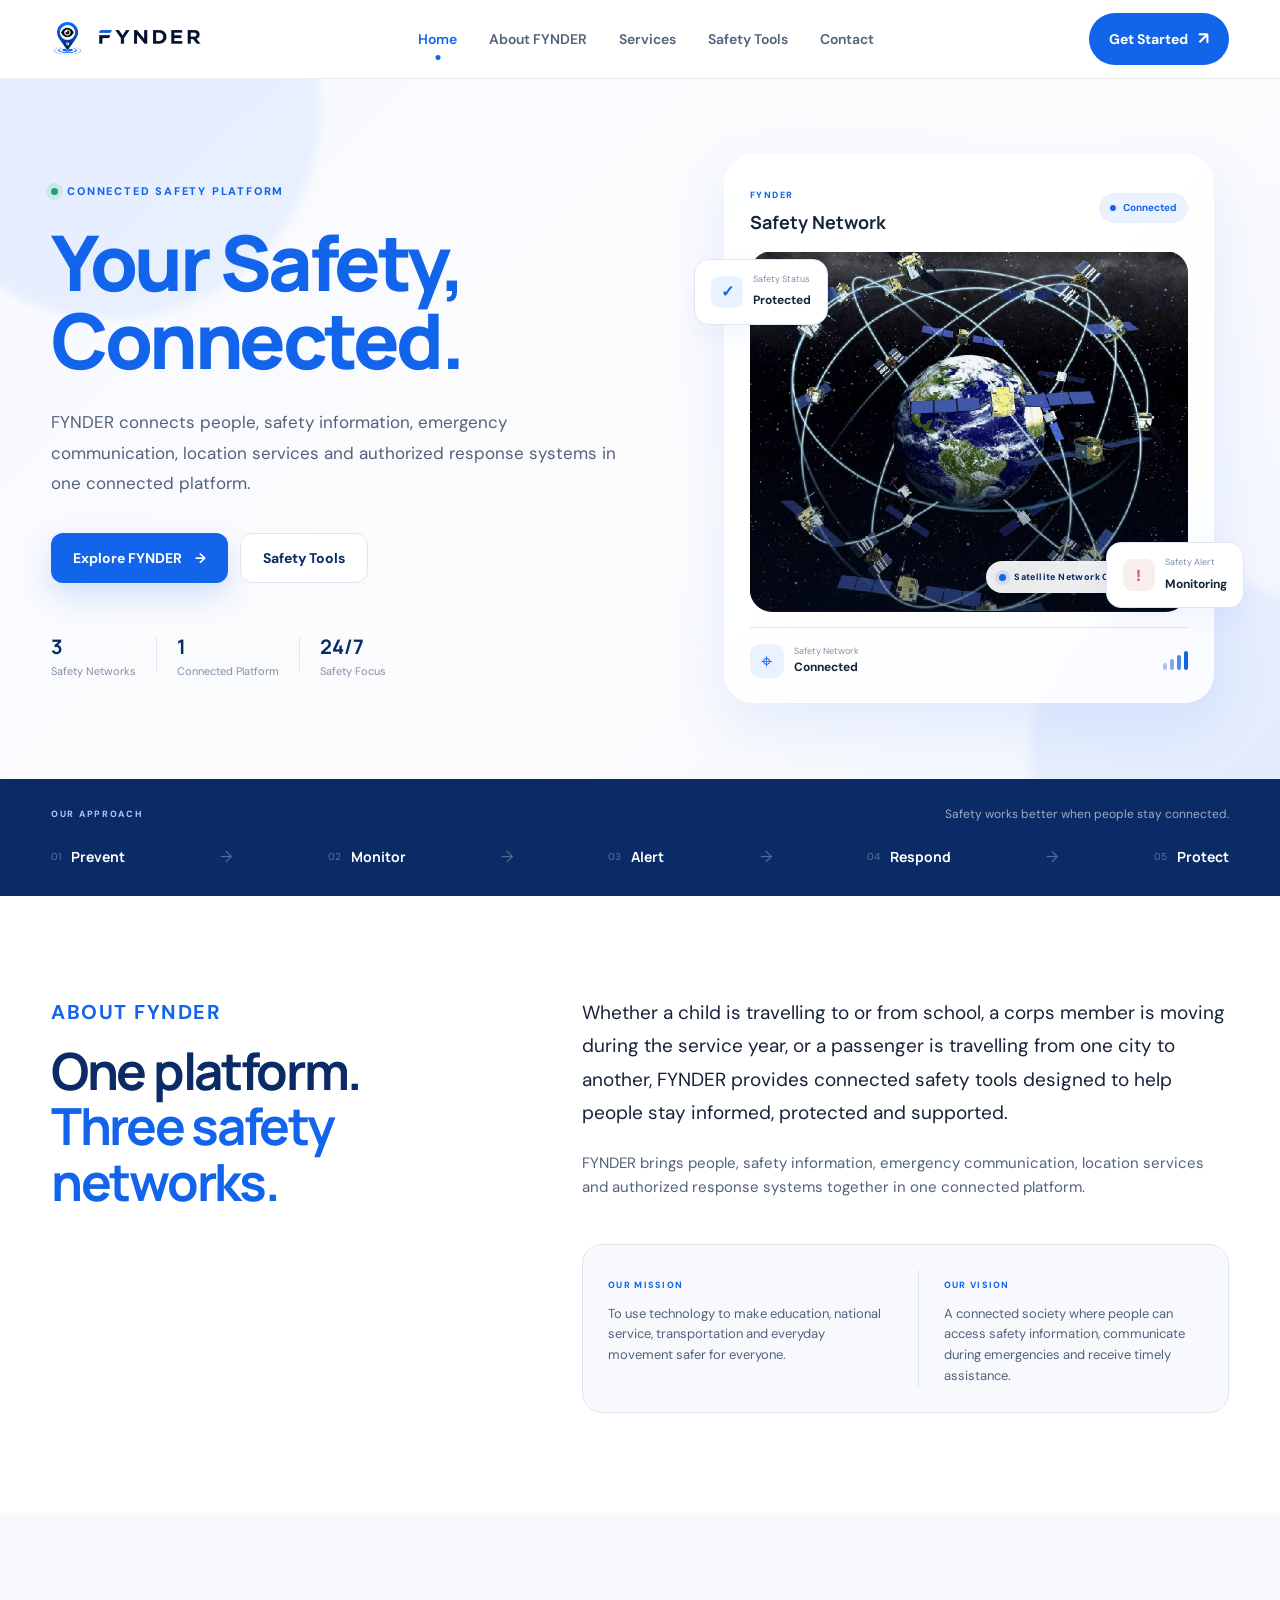
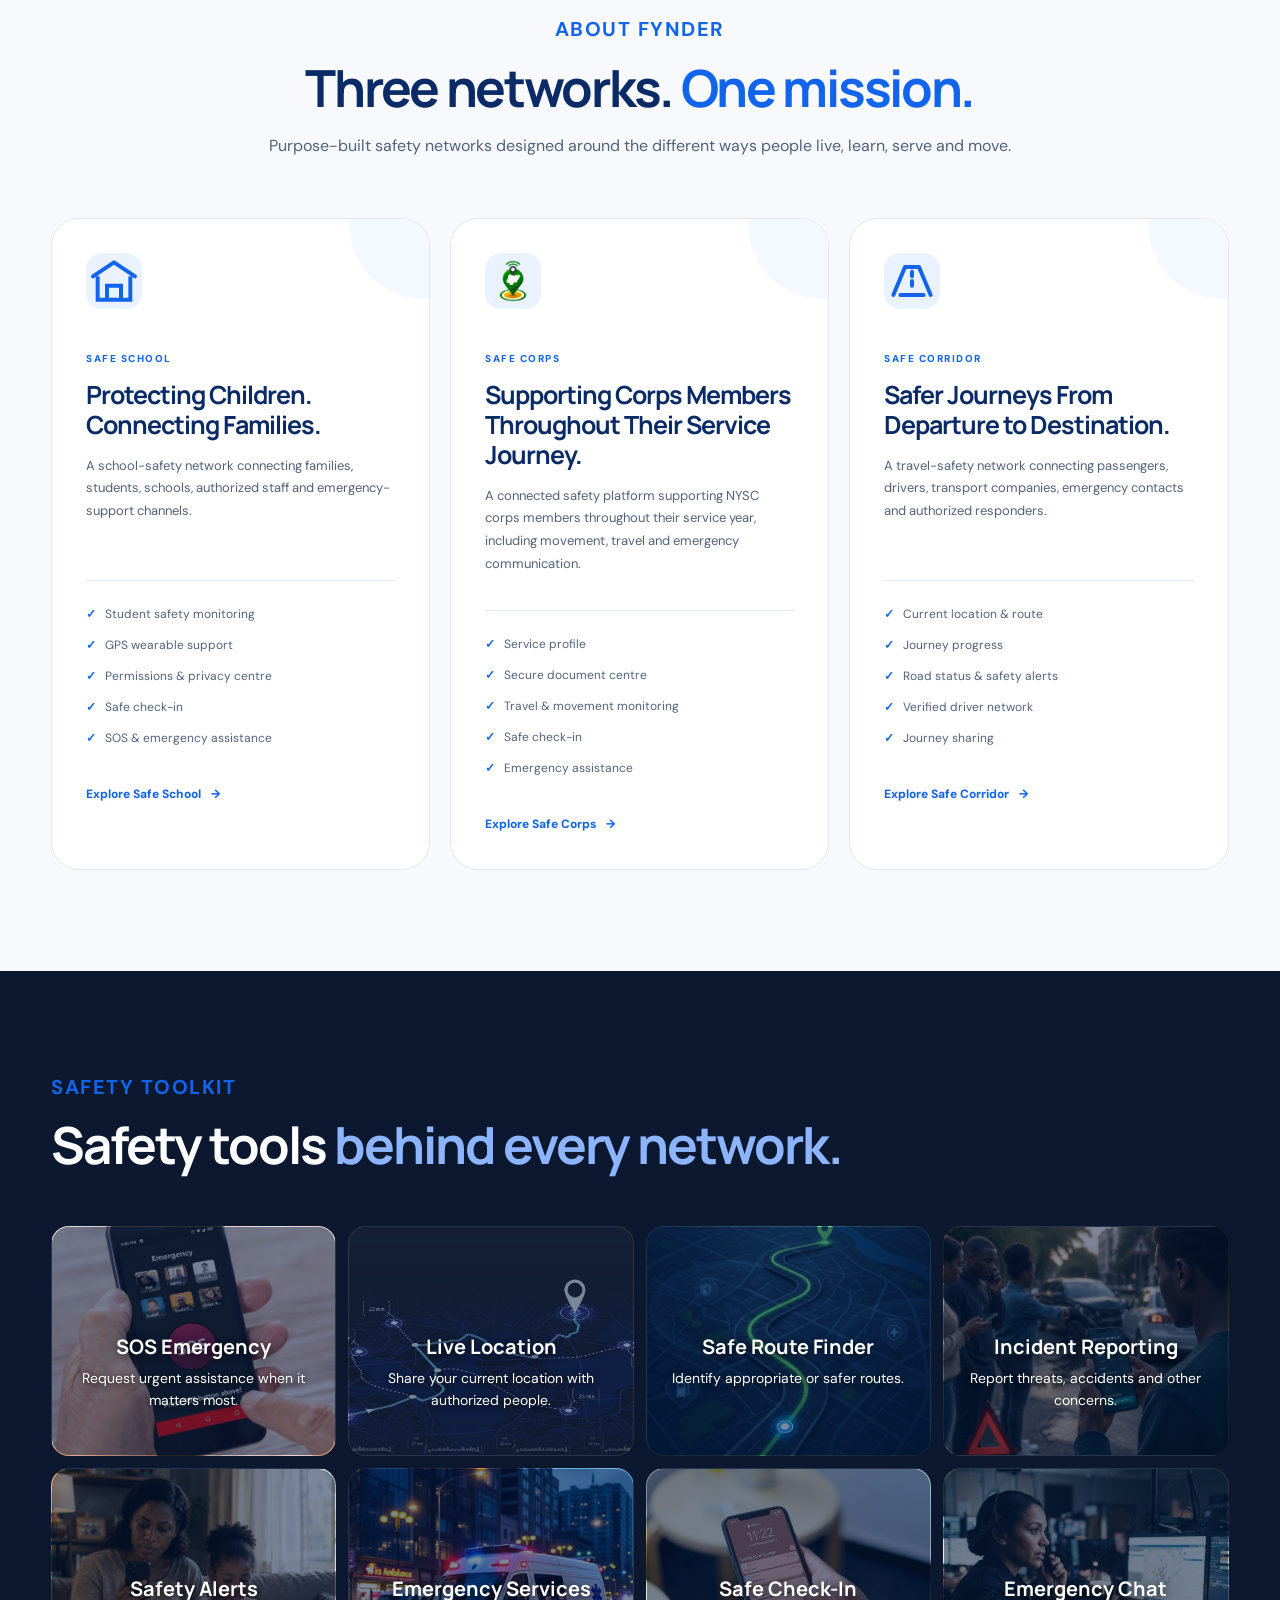
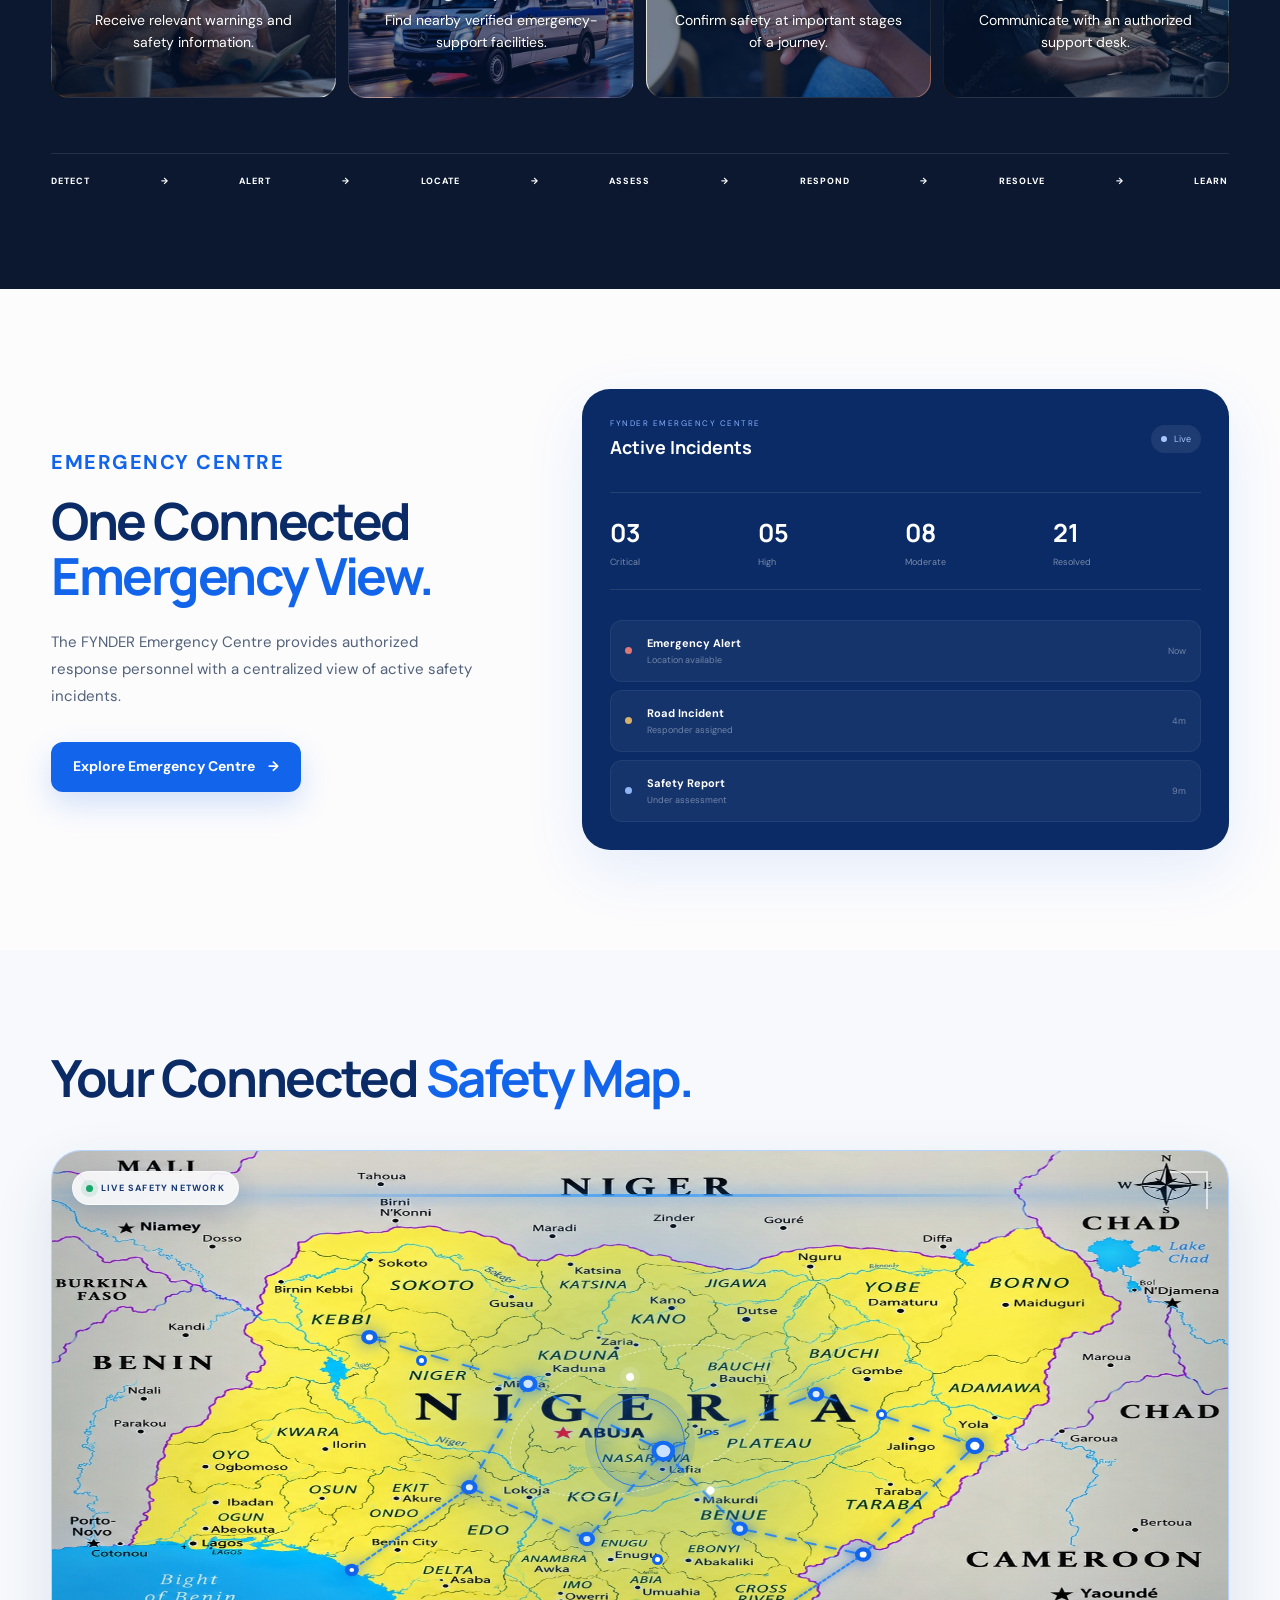
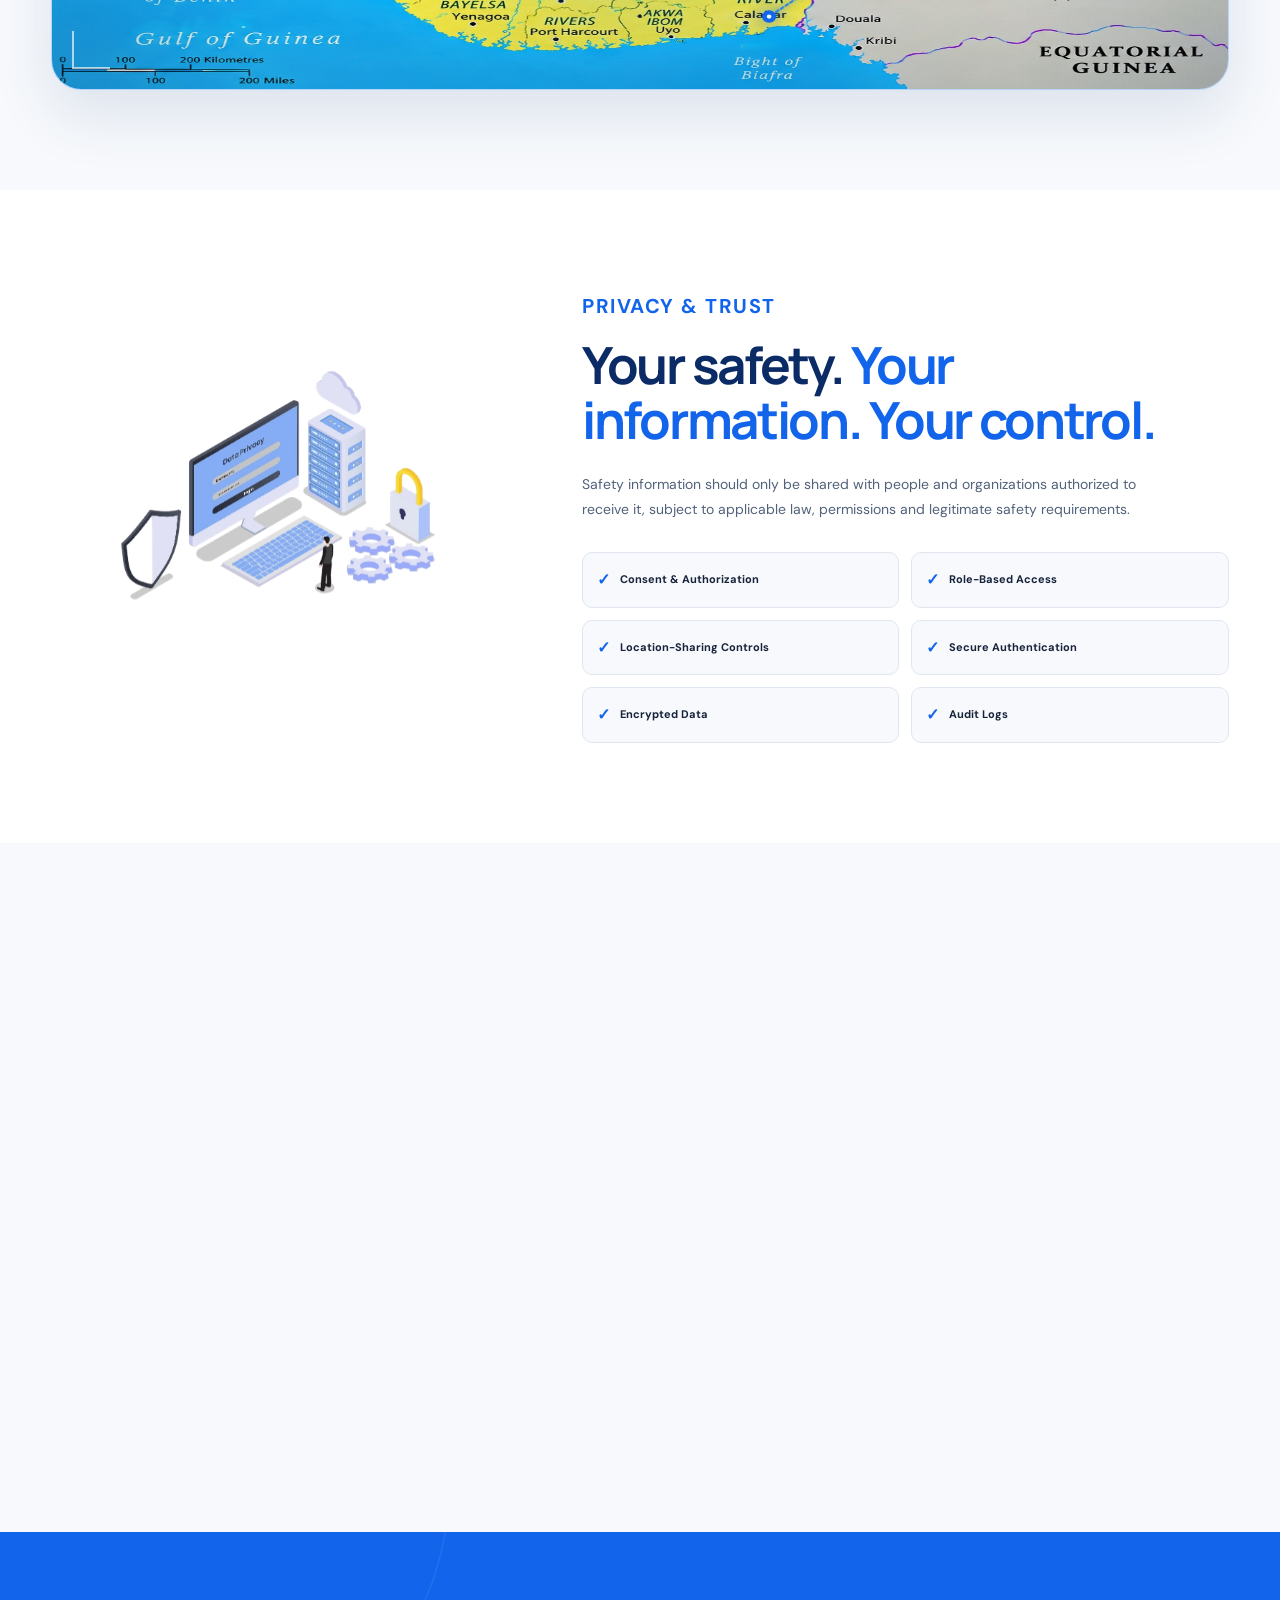
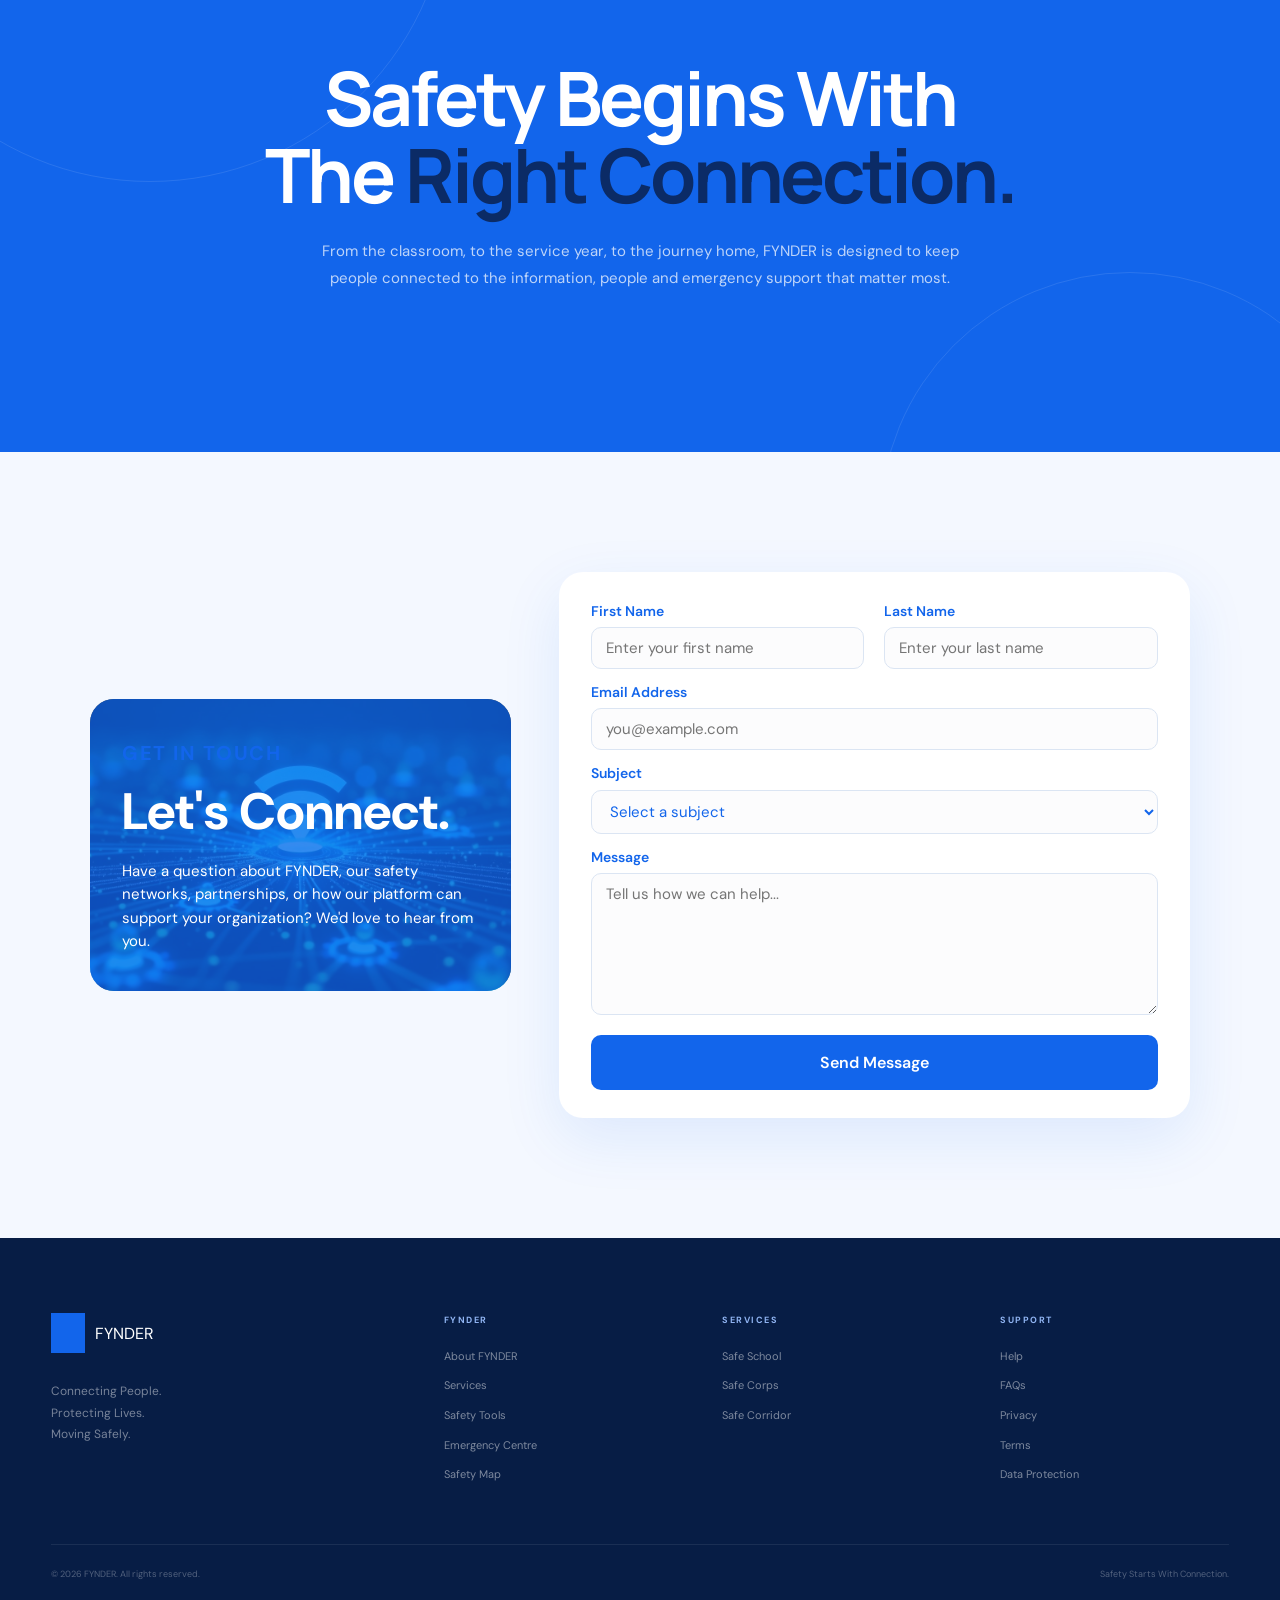
<file: index.html>
<!DOCTYPE html>
<html lang="en">
<head>
    <meta charset="UTF-8">
    <meta name="viewport" content="width=device-width, initial-scale=1.0">

    <meta
        name="description"
        content="FYNDER connects people, protects lives and helps people move safely."
    >

    <title>FYNDER — Connecting People. Protecting Lives. Moving Safely.</title>

    <link rel="stylesheet" href="styles.css">

    <!-- Google Fonts -->
    <link rel="preconnect" href="https://fonts.googleapis.com">
    <link rel="preconnect" href="https://fonts.gstatic.com" crossorigin>

    <link
        href="https://fonts.googleapis.com/css2?family=DM+Sans:wght@400;500;600;700&family=Manrope:wght@500;600;700;800&display=swap"
        rel="stylesheet"
    >
</head>

<body>

    <!-- ================= HEADER ================= -->

    <header class="header">
        <div class="container nav-container">

            <a href="index.html" class="logo">
                
                <img src="images/fynder_image_1-removebg-preview.png" alt="FYNDER Logo" class="logo-mark">
                
                <img src="images/fynder_name-removebg-preview.png" alt="logo-name" class="logo-name">
            </a>

            <nav class="nav" aria-label="Primary navigation">
                <a href="#home" class="active">Home</a>
                <a href="#about">About FYNDER</a>
                <a href="#services">Services</a>
                <a href="#tools">Safety Tools</a>
                <a href="#contact">Contact</a>
            </nav>

            <a href="#services" class="nav-button">
                Get Started
                <span>↗</span>
            </a>

            <button class="menu-button" aria-label="Open menu">
                <span></span>
                <span></span>
                <span></span>
            </button>

        </div>
    </header>


    <main>

        <!-- ================= HERO ================= -->

        <section class="hero" id="home">

            <div class="hero-glow hero-glow-one"></div>
            <div class="hero-glow hero-glow-two"></div>

            <div class="container hero-container">

                <div class="hero-content">

                    <div class="eyebrow">
                        <span class="status-dot"></span>
                        CONNECTED SAFETY PLATFORM
                    </div>

                    <h1 aria-label="Your Safety, Connected.">
                        <span class="hero-type-line" data-type-text="Your Safety,"></span>
                        <span class="hero-type-line" data-type-text="Connected."></span>
                    </h1>

                    <p class="hero-text">
                        FYNDER connects people, safety information, emergency
                        communication, location services and authorized response
                        systems in one connected platform.
                    </p>

                    <div class="hero-buttons">
                        <a href="#services" class="button button-primary">
                            Explore FYNDER
                            <span>→</span>
                        </a>

                        <a href="#tools" class="button button-secondary">
                            Safety Tools
                        </a>
                    </div>

                    <div class="hero-trust">

                        <div class="trust-item">
                            <strong>3</strong>
                            <span>Safety Networks</span>
                        </div>

                        <div class="trust-line"></div>

                        <div class="trust-item">
                            <strong>1</strong>
                            <span>Connected Platform</span>
                        </div>

                        <div class="trust-line"></div>

                        <div class="trust-item">
                            <strong>24/7</strong>
                            <span>Safety Focus</span>
                        </div>

                    </div>

                </div>


                <!-- HERO VISUAL -->

                <div class="hero-visual">

                    <div class="visual-card">

                        <div class="visual-top">
                            <div>
                                <span class="small-label">FYNDER</span>
                                <h3>Safety Network</h3>
                            </div>

                            <div class="live-pill">
                                <span></span>
                                Connected
                            </div>
                        </div>

                        <div class="radar gps-network-full" aria-label="FYNDER satellite safety network">
                            <img
                                src="images/fynder-gps-network.jpeg"
                                alt="GPS satellites orbiting Earth and forming a connected safety network"
                                class="gps-network-full-image"
                            >
                            <div class="gps-network-full-overlay"></div>
                            <div class="gps-network-full-status">
                                <span></span> Satellite Network Connected
                            </div>
                        </div>


                        <div class="visual-bottom">

                            <div class="location-info">
                                <span class="location-icon">⌖</span>
                                <div>
                                    <small>Safety Network</small>
                                    <strong>Connected</strong>
                                </div>
                            </div>

                            <div class="signal-bars">
                                <i></i>
                                <i></i>
                                <i></i>
                                <i></i>
                            </div>

                        </div>

                    </div>


                    <div class="floating-card floating-card-one">
                        <div class="float-icon">✓</div>
                        <div>
                            <small>Safety Status</small>
                            <strong>Protected</strong>
                        </div>
                    </div>

                    <div class="floating-card floating-card-two">
                        <div class="float-icon alert-icon">!</div>
                        <div>
                            <small>Safety Alert</small>
                            <strong>Monitoring</strong>
                        </div>
                    </div>

                </div>

            </div>
        </section>


        <!-- ================= SAFETY APPROACH ================= -->

        <section class="approach">
            <div class="container">

                <div class="approach-heading">
                    <span>OUR APPROACH</span>
                    <p>Safety works better when people stay connected.</p>
                </div>

                <div class="approach-flow">

                    <div class="approach-step">
                        <span>01</span>
                        <strong>Prevent</strong>
                    </div>

                    <div class="flow-arrow">→</div>

                    <div class="approach-step">
                        <span>02</span>
                        <strong>Monitor</strong>
                    </div>

                    <div class="flow-arrow">→</div>

                    <div class="approach-step">
                        <span>03</span>
                        <strong>Alert</strong>
                    </div>

                    <div class="flow-arrow">→</div>

                    <div class="approach-step">
                        <span>04</span>
                        <strong>Respond</strong>
                    </div>

                    <div class="flow-arrow">→</div>

                    <div class="approach-step final-step">
                        <span>05</span>
                        <strong>Protect</strong>
                    </div>

                </div>

            </div>
        </section>
            

        <!-- ================= ABOUT ================= -->

        <section class="about section-padding" id="about">

            <div class="container about-grid">

                <div class="section-intro">

                    <div class="section-label">
                        <span></span>
                        ABOUT FYNDER
                    </div>

                    <h2>
                        One platform.
                        <span>Three safety networks.</span>
                    </h2>

                </div>

                <div class="about-content">

                    <p class="large-text">
                        Whether a child is travelling to or from school, a corps
                        member is moving during the service year, or a passenger
                        is travelling from one city to another, FYNDER provides
                        connected safety tools designed to help people stay
                        informed, protected and supported.
                    </p>

                    <p>
                        FYNDER brings people, safety information, emergency
                        communication, location services and authorized response
                        systems together in one connected platform.
                    </p>

                    <div class="mission-box">

                        <div>
                            <span>OUR MISSION</span>
                            <p>
                                To use technology to make education, national
                                service, transportation and everyday movement
                                safer for everyone.
                            </p>
                        </div>

                        <div>
                            <span>OUR VISION</span>
                            <p>
                                A connected society where people can access
                                safety information, communicate during
                                emergencies and receive timely assistance.
                            </p>
                        </div>

                    </div>

                </div>

            </div>
        </section>


        <!-- ================= SERVICES ================= -->

        <section class="services section-padding" id="services">

            <div class="container">

                <div class="section-heading centered">

                    <div class="section-label">
                        <span></span>
                        ABOUT FYNDER
                    </div>

                    <h2>
                        Three networks.
                        <span>One mission.</span>
                    </h2>

                    <p>
                        Purpose-built safety networks designed around the
                        different ways people live, learn, serve and move.
                    </p>

                </div>


                <div class="service-grid">

                    <!-- SAFE SCHOOL -->

                    <article class="service-card school-card">

                        <div class="service-number">01</div>

                        <div class="service-icon">
                            <svg viewBox="0 0 24 24" fill="none">
                                <path d="M3 10L12 4L21 10"
                                      stroke="currentColor"
                                      stroke-width="1.7"
                                      stroke-linecap="round"
                                      stroke-linejoin="round"/>
                                <path d="M5 10V20H19V10"
                                      stroke="currentColor"
                                      stroke-width="1.7"/>
                                <path d="M9 20V14H15V20"
                                      stroke="currentColor"
                                      stroke-width="1.7"/>
                            </svg>
                        </div>

                        <div class="service-content">

                            <span class="service-category">SAFE SCHOOL</span>

                            <h3>Protecting Children.<br>Connecting Families.</h3>

                            <p>
                                A school-safety network connecting families,
                                students, schools, authorized staff and
                                emergency-support channels.
                            </p>

                            <ul>
                                <li>Student safety monitoring</li>
                                <li>GPS wearable support</li>
                                <li>Permissions & privacy centre</li>
                                <li>Safe check-in</li>
                                <li>SOS & emergency assistance</li>
                            </ul>

                            <a href="safe-school.html" class="service-link">
                                Explore Safe School <span>→</span>
                            </a>

                        </div>

                    </article>


                    <!-- SAFE CORPS -->

                    <article class="service-card corps-card">

                        <div class="service-number">02</div>

                        <div class="service-icon">
                            <img src="images/safecorps.png" alt="Safe Corps">
                        </div>

                        <div class="service-content">

                            <span class="service-category">SAFE CORPS</span>

                            <h3>Supporting Corps Members Throughout Their Service Journey.</h3>

                            <p>
                                A connected safety platform supporting NYSC
                                corps members throughout their service year,
                                including movement, travel and emergency
                                communication.
                            </p>

                            <ul>
                                <li>Service profile</li>
                                <li>Secure document centre</li>
                                <li>Travel & movement monitoring</li>
                                <li>Safe check-in</li>
                                <li>Emergency assistance</li>
                            </ul>

                            <a href="safe-corps.html" class="service-link">
                                Explore Safe Corps <span>→</span>
                            </a>

                        </div>

                    </article>


                    <!-- SAFE CORRIDOR -->

                    <article class="service-card corridor-card">

                        <div class="service-number">03</div>

                        <div class="service-icon">
                            <svg viewBox="0 0 24 24" fill="none">
                                <path d="M4 18L9 6H15L20 18"
                                      stroke="currentColor"
                                      stroke-width="1.7"
                                      stroke-linecap="round"
                                      stroke-linejoin="round"/>
                                <path d="M7 18H17"
                                      stroke="currentColor"
                                      stroke-width="1.7"
                                      stroke-linecap="round"/>
                                <path d="M12 8V16"
                                      stroke="currentColor"
                                      stroke-width="1.7"
                                      stroke-linecap="round"
                                      stroke-dasharray="2 2"/>
                            </svg>
                        </div>

                        <div class="service-content">

                            <span class="service-category">SAFE CORRIDOR</span>

                            <h3>Safer Journeys From Departure to Destination.</h3>

                            <p>
                                A travel-safety network connecting passengers,
                                drivers, transport companies, emergency
                                contacts and authorized responders.
                            </p>

                            <ul>
                                <li>Current location & route</li>
                                <li>Journey progress</li>
                                <li>Road status & safety alerts</li>
                                <li>Verified driver network</li>
                                <li>Journey sharing</li>
                            </ul>

                            <a href="safe-corridor.html" class="service-link">
                                Explore Safe Corridor <span>→</span>
                            </a>

                        </div>

                    </article>

                </div>

            </div>
        </section>


        <!-- ================= TOOLKIT ================= -->

        <section class="toolkit section-padding" id="tools">

            <div class="container">

                <div class="toolkit-header">

                    <div>
                        <div class="section-label light-label">
                            <span></span>
                            SAFETY TOOLKIT
                        </div>

                        <h2>
                            Safety tools
                            <span>behind every network.</span>
                        </h2>
                    </div>

                </div>


                <div class="tool-grid">

                    <div class="tool-card sos-card">
                       
                        <div class="tool-symbol" aria-hidden="true">
                            <!-- <img src="images/sos.png"> -->
                        </div>
                        <h3>SOS Emergency</h3>
                        <p>Request urgent assistance when it matters most.</p>
                    </div>

                    <div class="tool-card sos-card-1">
                     
                        <div class="tool-symbol" aria-hidden="true">
                            <!-- <img src="images/live-location.png"> -->
                        </div>
                        <h3>Live Location</h3>
                        <p>Share your current location with authorized people.</p>
                    </div>

                    <div class="tool-card sos-card-2">
                       
                        <div class="tool-symbol" aria-hidden="true">
                            <!-- <img src="images/safety.png"> -->
                        </div>
                        <h3>Safe Route Finder</h3>
                        <p>Identify appropriate or safer routes.</p>
                    </div>

                    <div class="tool-card sos-card-3">
                       
                        <div class="tool-symbol" aria-hidden="true">
                            <!-- <img src="images/clipboard.png"> -->
                        </div>
                        <h3>Incident Reporting</h3>
                        <p>Report threats, accidents and other concerns.</p>
                    </div>

                    <div class="tool-card sos-card-4">
                       
                        <div class="tool-symbol" aria-hidden="true">
                            <!-- <img src="images/warning.png"> -->
                        </div>
                        <h3>Safety Alerts</h3>
                        <p>Receive relevant warnings and safety information.</p>
                    </div>

                    <div class="tool-card sos-card-5">
                        
                        <div class="tool-symbol" aria-hidden="true">
                            <!-- <img src="images/ambulance(1).png"> -->
                        </div>
                        <h3>Emergency Services</h3>
                        <p>Find nearby verified emergency-support facilities.</p>
                    </div>

                    <div class="tool-card sos-card-6">
                      
                        <div class="tool-symbol" aria-hidden="true">
                            <!-- <img src="images/routes.png"> -->
                        </div>
                        <h3>Safe Check-In</h3>
                        <p>Confirm safety at important stages of a journey.</p>
                    </div>

                    <div class="tool-card sos-card-7">
                       
                        <div class="tool-symbol" aria-hidden="true">
                            <!-- <img src="images/communication.png"> -->
                        </div>
                        <h3>Emergency Chat</h3>
                        <p>Communicate with an authorized support desk.</p>
                    </div>

                </div>


                <div class="toolkit-footer">
                    <span>DETECT</span>
                    <span>→</span>
                    <span>ALERT</span>
                    <span>→</span>
                    <span>LOCATE</span>
                    <span>→</span>
                    <span>ASSESS</span>
                    <span>→</span>
                    <span>RESPOND</span>
                    <span>→</span>
                    <span>RESOLVE</span>
                    <span>→</span>
                    <span>LEARN</span>
                </div>

            </div>
        </section>


        <!-- ================= EMERGENCY CENTRE ================= -->

        <section class="emergency section-padding">

            <div class="container emergency-grid">

                <div class="emergency-copy">

                    <div class="section-label">
                        <span></span>
                        EMERGENCY CENTRE
                    </div>

                    <h2>
                        One Connected
                        <span>Emergency View.</span>
                    </h2>

                    <p>
                        The FYNDER Emergency Centre provides authorized response
                        personnel with a centralized view of active safety
                        incidents.
                    </p>

                    <a href="emergency-centre.html" class="button button-primary">
                        Explore Emergency Centre
                        <span>→</span>
                    </a>

                </div>


                <div class="incident-dashboard">

                    <div class="dashboard-top">
                        <div>
                            <small>FYNDER EMERGENCY CENTRE</small>
                            <strong>Active Incidents</strong>
                        </div>

                        <span class="dashboard-live">
                            <i></i> Live
                        </span>
                    </div>


                    <div class="incident-stats">

                        <div>
                            <strong>03</strong>
                            <span>Critical</span>
                        </div>

                        <div>
                            <strong>05</strong>
                            <span>High</span>
                        </div>

                        <div>
                            <strong>08</strong>
                            <span>Moderate</span>
                        </div>

                        <div>
                            <strong>21</strong>
                            <span>Resolved</span>
                        </div>

                    </div>


                    <div class="incident-list">

                        <div class="incident-row">
                            <span class="incident-status critical"></span>
                            <div>
                                <strong>Emergency Alert</strong>
                                <small>Location available</small>
                            </div>
                            <span class="incident-time">Now</span>
                        </div>

                        <div class="incident-row">
                            <span class="incident-status high"></span>
                            <div>
                                <strong>Road Incident</strong>
                                <small>Responder assigned</small>
                            </div>
                            <span class="incident-time">4m</span>
                        </div>

                        <div class="incident-row">
                            <span class="incident-status moderate"></span>
                            <div>
                                <strong>Safety Report</strong>
                                <small>Under assessment</small>
                            </div>
                            <span class="incident-time">9m</span>
                        </div>

                    </div>

                </div>

            </div>
        </section>


        <!-- ================= SAFETY MAP ================= -->

        <section class="map-section section-padding">

            <div class="container">

                <div class="map-header" >

                    <div>
                        <h2>
                            Your Connected
                            <span>Safety Map.</span>
                        </h2>
                    </div>

                </div>


                <a class="map-wrapper map-photo animated-map" href="safe-corridor.html" aria-label="Open FYNDER Nigeria safety map">
                    <div class="map-glow"></div>
                    <div class="map-scan"></div>
                    <div class="map-orbit orbit-one"><span></span></div>
                    <div class="map-orbit orbit-two"><span></span></div>
                    <div class="map-pulse pulse-one"></div>
                    <div class="map-pulse pulse-two"></div>
                    <div class="map-pulse pulse-three"></div>
                    <div class="map-map-image">
                        <img src="images/nigeria-safety-map.jpg" alt="Map of Nigeria showing states and major locations">
                        <div class="map-vignette"></div>
                        <svg class="map-network" viewBox="0 0 1000 520" preserveAspectRatio="none" aria-hidden="true">
                            <defs>
                                <linearGradient id="networkLine" x1="0" x2="1">
                                    <stop offset="0" />
                                    <stop offset=".5" />
                                    <stop offset="1" />
                                </linearGradient>
                                <filter id="networkGlow" x="-100%" y="-100%" width="300%" height="300%">
                                    <feGaussianBlur stdDeviation="3" result="blur"/>
                                    <feMerge><feMergeNode in="blur"/><feMergeNode in="SourceGraphic"/></feMerge>
                                </filter>
                            </defs>
                            <g class="network-lines" filter="url(#networkGlow)">
                                <path d="M270 180 L405 225 L520 290 L650 235 L785 285" pathLength="1"/>
                                <path d="M405 225 L355 325 L455 375 L520 290" pathLength="1"/>
                                <path d="M520 290 L585 365 L690 390 L785 285" pathLength="1"/>
                                <path d="M355 325 L255 405" pathLength="1"/>
                                <path d="M690 390 L610 450" pathLength="1"/>
                            </g>
                            <g class="network-nodes">
                                <circle cx="270" cy="180" r="5"/><circle cx="405" cy="225" r="6"/>
                                <circle cx="520" cy="290" r="8"/><circle cx="650" cy="235" r="5"/>
                                <circle cx="785" cy="285" r="6"/><circle cx="355" cy="325" r="5"/>
                                <circle cx="455" cy="375" r="5"/><circle cx="585" cy="365" r="5"/>
                                <circle cx="690" cy="390" r="5"/><circle cx="255" cy="405" r="4"/>
                                <circle cx="610" cy="450" r="4"/>
                            </g>
                        </svg>
                        <div class="map-radar-ring ring-a"></div>
                        <div class="map-radar-ring ring-b"></div>
                    </div>
                    <div class="map-status">
                        <span class="status-dot"></span>
                        LIVE SAFETY NETWORK
                    </div>
                    <div class="map-corner corner-tl"></div>
                    <div class="map-corner corner-br"></div>
                </a>

            </div>
        </section>


        <!-- ================= PRIVACY ================= -->

        <section class="privacy section-padding">

            <div class="container privacy-grid">

                <div class="privacy-visual">
                <img src="images/privacy and safety.png">
                
                </div>


                <div class="privacy-content">

                    <div class="section-label">
                        <span></span>
                        PRIVACY & TRUST
                    </div>

                    <h2>
                        Your safety.
                        <span>Your information. Your control.</span>
                    </h2>

                    <p>
                        Safety information should only be shared with people
                        and organizations authorized to receive it, subject
                        to applicable law, permissions and legitimate safety
                        requirements.
                    </p>

                    <div class="privacy-list">

                        <div>
                            <span>✓</span>
                            <strong>Consent & Authorization</strong>
                        </div>

                        <div>
                            <span>✓</span>
                            <strong>Role-Based Access</strong>
                        </div>

                        <div>
                            <span>✓</span>
                            <strong>Location-Sharing Controls</strong>
                        </div>

                        <div>
                            <span>✓</span>
                            <strong>Secure Authentication</strong>
                        </div>

                        <div>
                            <span>✓</span>
                            <strong>Encrypted Data</strong>
                        </div>

                        <div>
                            <span>✓</span>
                            <strong>Audit Logs</strong>
                        </div>

                    </div>

                </div>

            </div>
        </section>


        <!-- ================= NETWORK ================= -->

        <section class="network section-padding">

            <div class="container">

                <div class="section-heading centered">

                    <h2>
                        Verified Users.
                        <span>Safer Networks.</span>
                    </h2>

                    <p>
                        FYNDER is built around trusted connections and
                        appropriate verification.
                    </p>

                </div>


                <div class="network-visual">

                    <div class="network-line line-a"></div>
                    <div class="network-line line-b"></div>
                    <div class="network-line line-c"></div>
                    <div class="network-line line-d"></div>

                    <div class="network-center">
                        <div class="network-logo">F</div>
                        <strong>FYNDER</strong>
                        <span>Connected Safety</span>
                    </div>

                    <div class="network-node node-a">
                        <strong>Parents</strong>
                    </div>

                    <div class="network-node node-b">
                        <span>⌂</span>
                        <strong>Schools</strong>
                    </div>

                    <div class="network-node node-c">
                        <span>◉</span>
                        <strong>Corps Members</strong>
                    </div>

                    <div class="network-node node-d">
                        <span>◇</span>
                        <strong>Drivers</strong>
                    </div>

                    <div class="network-node node-e">
                        <span>▱</span>
                        <strong>Transport</strong>
                    </div>

                    <div class="network-node node-f">
                        <span>+</span>
                        <strong>Response</strong>
                    </div>

                </div>

            </div>
        </section>


        <!-- ================= FINAL CTA ================= -->

        <section class="final-cta" id="get-started">

            <div class="cta-shape shape-one"></div>
            <div class="cta-shape shape-two"></div>

            <div class="container cta-content">

                

                <h2>
                    Safety Begins With The
                    <span>Right Connection.</span>
                </h2>

                <p>
                    From the classroom, to the service year, to the journey
                    home, FYNDER is designed to keep people connected to the
                    information, people and emergency support that matter most.
                </p>

                


            </div>
        </section>

    </main>

     <!-- ================= CONTACT ================= -->
             <main>
    <section class="contact-hero" id="contact">

        <div class="contact-container">

            <div class="contact-intro">

                <span class="section-label" >GET IN TOUCH</span>

                <h1>
                    Let's Connect.
                </h1>

                <p>
                    Have a question about FYNDER, our safety networks,
                    partnerships, or how our platform can support your
                    organization? We'd love to hear from you.
                </p>

            </div>


            <!-- CONTACT FORM -->
            <div class="contact-form-wrapper">

                <form class="contact-form">

                    <div class="form-row">

                        <div class="form-group">
                            <label for="first-name">
                                First Name
                            </label>

                            <input
                                type="text"
                                id="first-name"
                                name="first-name"
                                placeholder="Enter your first name"
                                required
                            >
                        </div>


                        <div class="form-group">
                            <label for="last-name">
                                Last Name
                            </label>

                            <input
                                type="text"
                                id="last-name"
                                name="last-name"
                                placeholder="Enter your last name"
                                required
                            >
                        </div>

                    </div>


                    <div class="form-group">
                        <label for="email">
                            Email Address
                        </label>

                        <input
                            type="email"
                            id="email"
                            name="email"
                            placeholder="you@example.com"
                            required
                        >
                    </div>


                    <div class="form-group">
                        <label for="subject">
                            Subject
                        </label>

                        <select id="subject" name="subject">

                            <option value="">
                                Select a subject
                            </option>

                            <option value="general">
                                General Enquiry
                            </option>

                            <option value="partnership">
                                Partnership
                            </option>

                            <option value="safe-school">
                                Safe School
                            </option>

                            <option value="safe-corps">
                                Safe Corps
                            </option>

                            <option value="safe-corridor">
                                Safe Corridor
                            </option>

                            <option value="support">
                                Technical Support
                            </option>

                        </select>
                    </div>


                    <div class="form-group">
                        <label for="message">
                            Message
                        </label>

                        <textarea
                            id="message"
                            name="message"
                            rows="6"
                            placeholder="Tell us how we can help..."
                            required
                        ></textarea>
                    </div>


                    <button type="submit" class="contact-submit">
                        Send Message
                    </button>

                </form>

            </div>

        </div>

    </section>
    </main>

    <!-- ================= FOOTER ================= -->

    <footer class="footer" id="contact">

        <div class="container">

            <div class="footer-top">

                <div class="footer-brand">

                    <a href="index.html" class="logo footer-logo">
                        <span class="logo-mark">
                            <span></span>
                        </span>
                        <span class="logo-text">FYNDER</span>
                    </a>

                    <p>
                        Connecting People.<br>
                        Protecting Lives.<br>
                        Moving Safely.
                    </p>

                </div>


                <div class="footer-column">

                    <h4>FYNDER</h4>

                    <a href="#about">About FYNDER</a>
                    <a href="#services">Services</a>
                    <a href="#tools">Safety Tools</a>
                    <a href="emergency-centre.html">Emergency Centre</a>
                    <a href="safe-corridor.html">Safety Map</a>

                </div>


                <div class="footer-column">

                    <h4>SERVICES</h4>

                    <a href="safe-school.html">Safe School</a>
                    <a href="safe-corps.html">Safe Corps</a>
                    <a href="safe-corridor.html">Safe Corridor</a>

                </div>


                <div class="footer-column">

                    <h4>SUPPORT</h4>

                    <a href="contact.html">Help</a>
                    <a href="contact.html">FAQs</a>
                    <a href="contact.html">Privacy</a>
                    <a href="contact.html">Terms</a>
                    <a href="contact.html">Data Protection</a>

                </div>

            </div>


            <div class="footer-bottom">

                <span>
                    © 2026 FYNDER. All rights reserved.
                </span>

                <span>
                    Safety Starts With Connection.
                </span>

            </div>

        </div>

    </footer>


    <script>
        const menuButton = document.querySelector(".menu-button");
        const nav = document.querySelector(".nav");
        const sectionLinks = [...document.querySelectorAll('.nav a[href^="#"]')];
        const sections = sectionLinks
            .map((link) => document.querySelector(link.getAttribute("href")))
            .filter(Boolean);

        menuButton.addEventListener("click", () => {
            nav.classList.toggle("nav-open");
            menuButton.classList.toggle("menu-open");
        });

        document.querySelectorAll(".nav a").forEach(link => {
            link.addEventListener("click", () => {
                nav.classList.remove("nav-open");
                menuButton.classList.remove("menu-open");

                if (link.hash) {
                    sectionLinks.forEach((sectionLink) => {
                        const isActive = sectionLink === link;
                        sectionLink.classList.toggle("active", isActive);
                        sectionLink.toggleAttribute("aria-current", isActive);
                    });
                }
            });
        });

        const setActiveSection = (sectionId) => {
            sectionLinks.forEach((link) => {
                const isActive = link.getAttribute("href") === `#${sectionId}`;
                link.classList.toggle("active", isActive);
                link.toggleAttribute("aria-current", isActive);
            });
        };

        const sectionObserver = new IntersectionObserver((entries) => {
            const visibleSection = entries
                .filter((entry) => entry.isIntersecting)
                .sort((a, b) => b.intersectionRatio - a.intersectionRatio)[0];

            if (visibleSection) {
                setActiveSection(visibleSection.target.id);
            }
        }, {
            rootMargin: "-35% 0px -55%",
            threshold: [0.1, 0.25, 0.5]
        });

        sections.forEach((section) => sectionObserver.observe(section));
    </script>


    <script>
        /* FYNDER motion enhancements: visual-only, no navigation or feature changes. */
        (() => {
            const reduceMotion = window.matchMedia("(prefers-reduced-motion: reduce)").matches;
            document.body.classList.add("fynder-motion-ready");

            const typeLines = [...document.querySelectorAll(".hero-type-line[data-type-text]")];

            const finishLine = (line, text) => {
                line.textContent = text;
                line.classList.remove("is-typing");
                line.classList.add("is-done");
            };

            if (reduceMotion) {
                typeLines.forEach(line => finishLine(line, line.dataset.typeText));
            } else {
                let lineIndex = 0;
                const typeNextLine = () => {
                    const line = typeLines[lineIndex];
                    if (!line) return;

                    const text = line.dataset.typeText || "";
                    line.classList.add("is-typing");
                    let charIndex = 0;

                    const tick = () => {
                        line.textContent = text.slice(0, charIndex + 1);
                        charIndex += 1;

                        if (charIndex < text.length) {
                            window.setTimeout(tick, 65);
                        } else {
                            line.classList.remove("is-typing");
                            line.classList.add("is-done");
                            lineIndex += 1;
                            window.setTimeout(typeNextLine, 180);
                        }
                    };

                    window.setTimeout(tick, 250);
                };

                typeNextLine();
            }

            // Reveal major page blocks as they enter the viewport.
            const revealSelectors = [
                ".approach > .container > *",
                ".about .about-grid > *",
                ".services .container > *",
                ".toolkit .container > *",
                ".emergency .emergency-grid > *",
                ".map-section .container > *",
                ".privacy .privacy-grid > *",
                ".network .container > *",
                ".final-cta .cta-content > *"
            ];

            const revealItems = document.querySelectorAll(revealSelectors.join(","));
            revealItems.forEach((item, index) => {
                if (!item.classList.contains("scroll-reveal")) {
                    item.classList.add("scroll-reveal");
                }
                if (item.matches(".about .about-grid > *:first-child, .privacy .privacy-grid > *:first-child")) {
                    item.classList.add("reveal-left");
                }
                if (item.matches(".about .about-grid > *:last-child, .privacy .privacy-grid > *:last-child")) {
                    item.classList.add("reveal-right");
                }
            });

            if (reduceMotion) {
                revealItems.forEach(item => item.classList.add("is-visible"));
                return;
            }

            const revealObserver = new IntersectionObserver((entries, observer) => {
                entries.forEach(entry => {
                    if (entry.isIntersecting) {
                        entry.target.classList.add("is-visible");
                        observer.unobserve(entry.target);
                    }
                });
            }, {
                threshold: 0.12,
                rootMargin: "0px 0px -60px 0px"
            });

            revealItems.forEach(item => revealObserver.observe(item));
        })();
    </script>

</body>
</html>
</file>
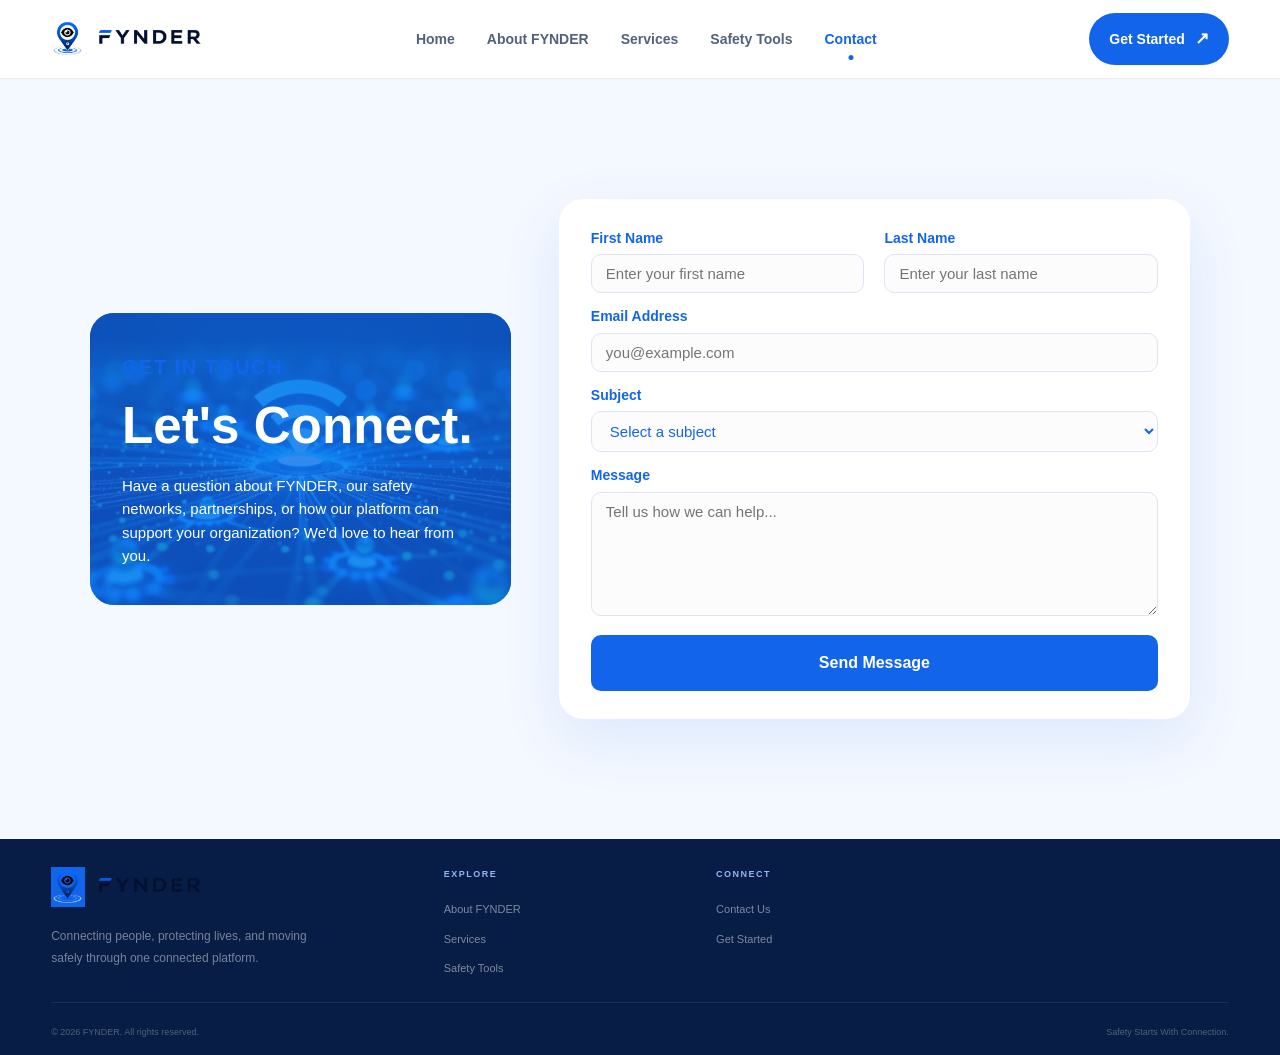
<file: contact.html>
<!DOCTYPE html>
<html lang="en">
<head>
    <meta charset="UTF-8">
    <meta name="viewport" content="width=device-width, initial-scale=1.0">

    <title>Contact FYNDER</title>

    <link rel="stylesheet" href="styles.css">
</head>

<body>

    <!-- HEADER -->
    <header class="header">
        <div class="container nav-container">

            <a href="index.html" class="logo">
                <img src="images/fynder_image_1-removebg-preview.png" alt="FYNDER logo" class="logo-mark">
                <img src="images/fynder_name-removebg-preview.png" alt="FYNDER" class="logo-name">
            </a>

            <nav class="nav" aria-label="Primary navigation">
                <a href="index.html#home">Home</a>
                <a href="index.html#about">About FYNDER</a>
                <a href="index.html#services">Services</a>
                <a href="index.html#tools">Safety Tools</a>
                <a href="contact.html" class="active" aria-current="page">Contact</a>
            </nav>

            <a href="index.html#services" class="nav-button">
                Get Started
                <span>↗</span>
            </a>

            <button class="menu-button" type="button" aria-label="Open menu" aria-expanded="false">
            <span></span>
            <span></span>
            <span></span>
            </button>
        </div>
    </div>
</header>

    <!-- CONTACT HERO -->
    <main>
    <section class="contact-hero">

        <div class="contact-container">

            <div class="contact-intro">

                <span class="section-label" >GET IN TOUCH</span>

                <h1>
                    Let's Connect.
                </h1>

                <p>
                    Have a question about FYNDER, our safety networks,
                    partnerships, or how our platform can support your
                    organization? We'd love to hear from you.
                </p>

            </div>


            <!-- CONTACT FORM -->
            <div class="contact-form-wrapper">

                <form class="contact-form">

                    <div class="form-row">

                        <div class="form-group">
                            <label for="first-name">
                                First Name
                            </label>

                            <input
                                type="text"
                                id="first-name"
                                name="first-name"
                                placeholder="Enter your first name"
                                required
                            >
                        </div>


                        <div class="form-group">
                            <label for="last-name">
                                Last Name
                            </label>

                            <input
                                type="text"
                                id="last-name"
                                name="last-name"
                                placeholder="Enter your last name"
                                required
                            >
                        </div>

                    </div>


                    <div class="form-group">
                        <label for="email">
                            Email Address
                        </label>

                        <input
                            type="email"
                            id="email"
                            name="email"
                            placeholder="you@example.com"
                            required
                        >
                    </div>


                    <div class="form-group">
                        <label for="subject">
                            Subject
                        </label>

                        <select id="subject" name="subject">

                            <option value="">
                                Select a subject
                            </option>

                            <option value="general">
                                General Enquiry
                            </option>

                            <option value="partnership">
                                Partnership
                            </option>

                            <option value="safe-school">
                                Safe School
                            </option>

                            <option value="safe-corps">
                                Safe Corps
                            </option>

                            <option value="safe-corridor">
                                Safe Corridor
                            </option>

                            <option value="support">
                                Technical Support
                            </option>

                        </select>
                    </div>


                    <div class="form-group">
                        <label for="message">
                            Message
                        </label>

                        <textarea
                            id="message"
                            name="message"
                            rows="6"
                            placeholder="Tell us how we can help..."
                            required
                        ></textarea>
                    </div>


                    <button type="submit" class="contact-submit">
                        Send Message
                    </button>

                </form>

            </div>

        </div>

    </section>
    </main>


    <!-- FOOTER -->
    <footer class="footer contact-footer">
        <div class="container">
            <div class="footer-top">
                <div class="footer-brand">
                    <a href="index.html" class="logo">
                        <img src="images/fynder_image_1-removebg-preview.png" alt="FYNDER logo" class="logo-mark">
                        <img src="images/fynder_name-removebg-preview.png" alt="FYNDER" class="logo-name">
                    </a>
                    <p>Connecting people, protecting lives, and moving safely through one connected platform.</p>
                </div>

                <div class="footer-column">
                    <h4>EXPLORE</h4>
                    <a href="index.html#about">About FYNDER</a>
                    <a href="index.html#services">Services</a>
                    <a href="index.html#tools">Safety Tools</a>
                </div>

                <div class="footer-column">
                    <h4>CONNECT</h4>
                    <a href="contact.html">Contact Us</a>
                    <a href="index.html#get-started">Get Started</a>
                </div>
            </div>

            <div class="footer-bottom">
                <span>© 2026 FYNDER. All rights reserved.</span>
                <span>Safety Starts With Connection.</span>
            </div>
        </div>
    </footer>

<script>
    const menuButton = document.querySelector(".menu-button");
    const nav = document.querySelector(".nav");

    menuButton.addEventListener("click", () => {
        const isOpen = nav.classList.toggle("nav-open");
        menuButton.setAttribute("aria-expanded", String(isOpen));
    });

    nav.querySelectorAll("a").forEach((link) => {
        link.addEventListener("click", () => {
            nav.classList.remove("nav-open");
            menuButton.setAttribute("aria-expanded", "false");
        });
    });
</script>
</body>
</html>
</file>
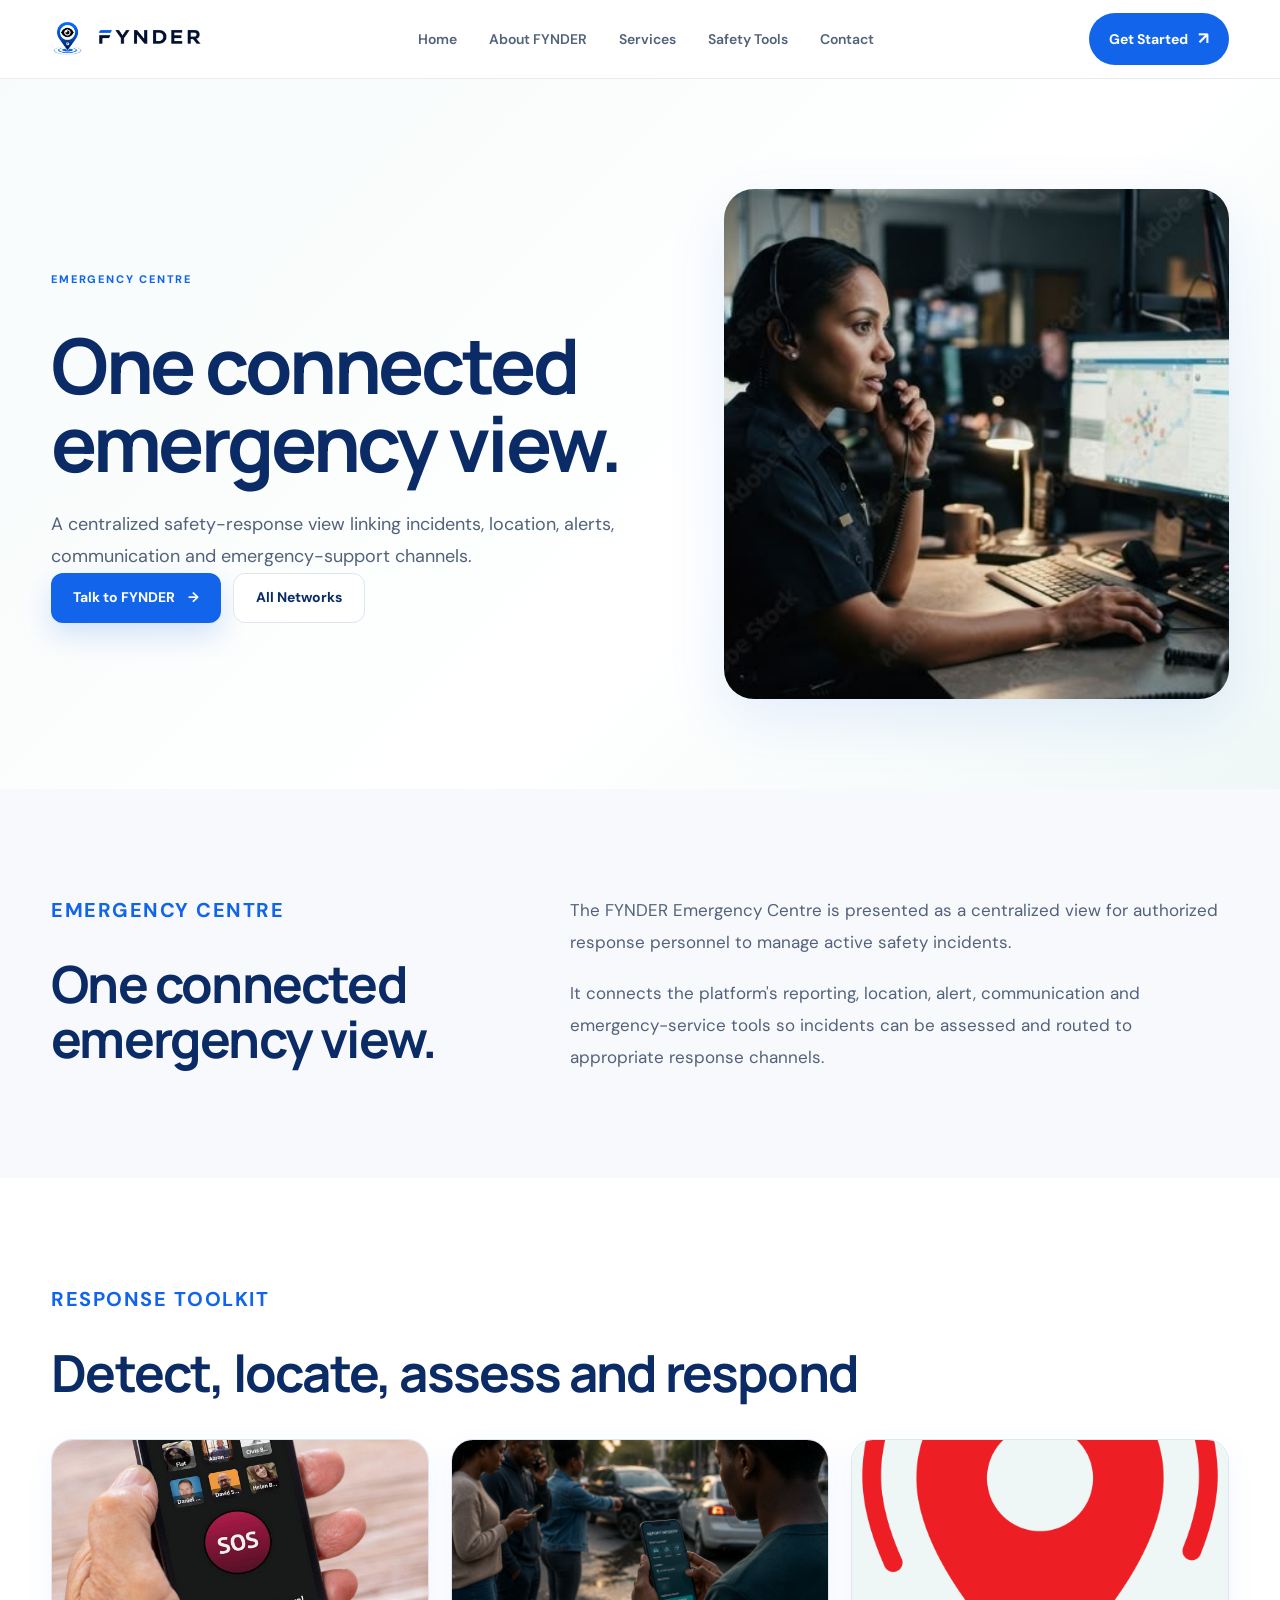
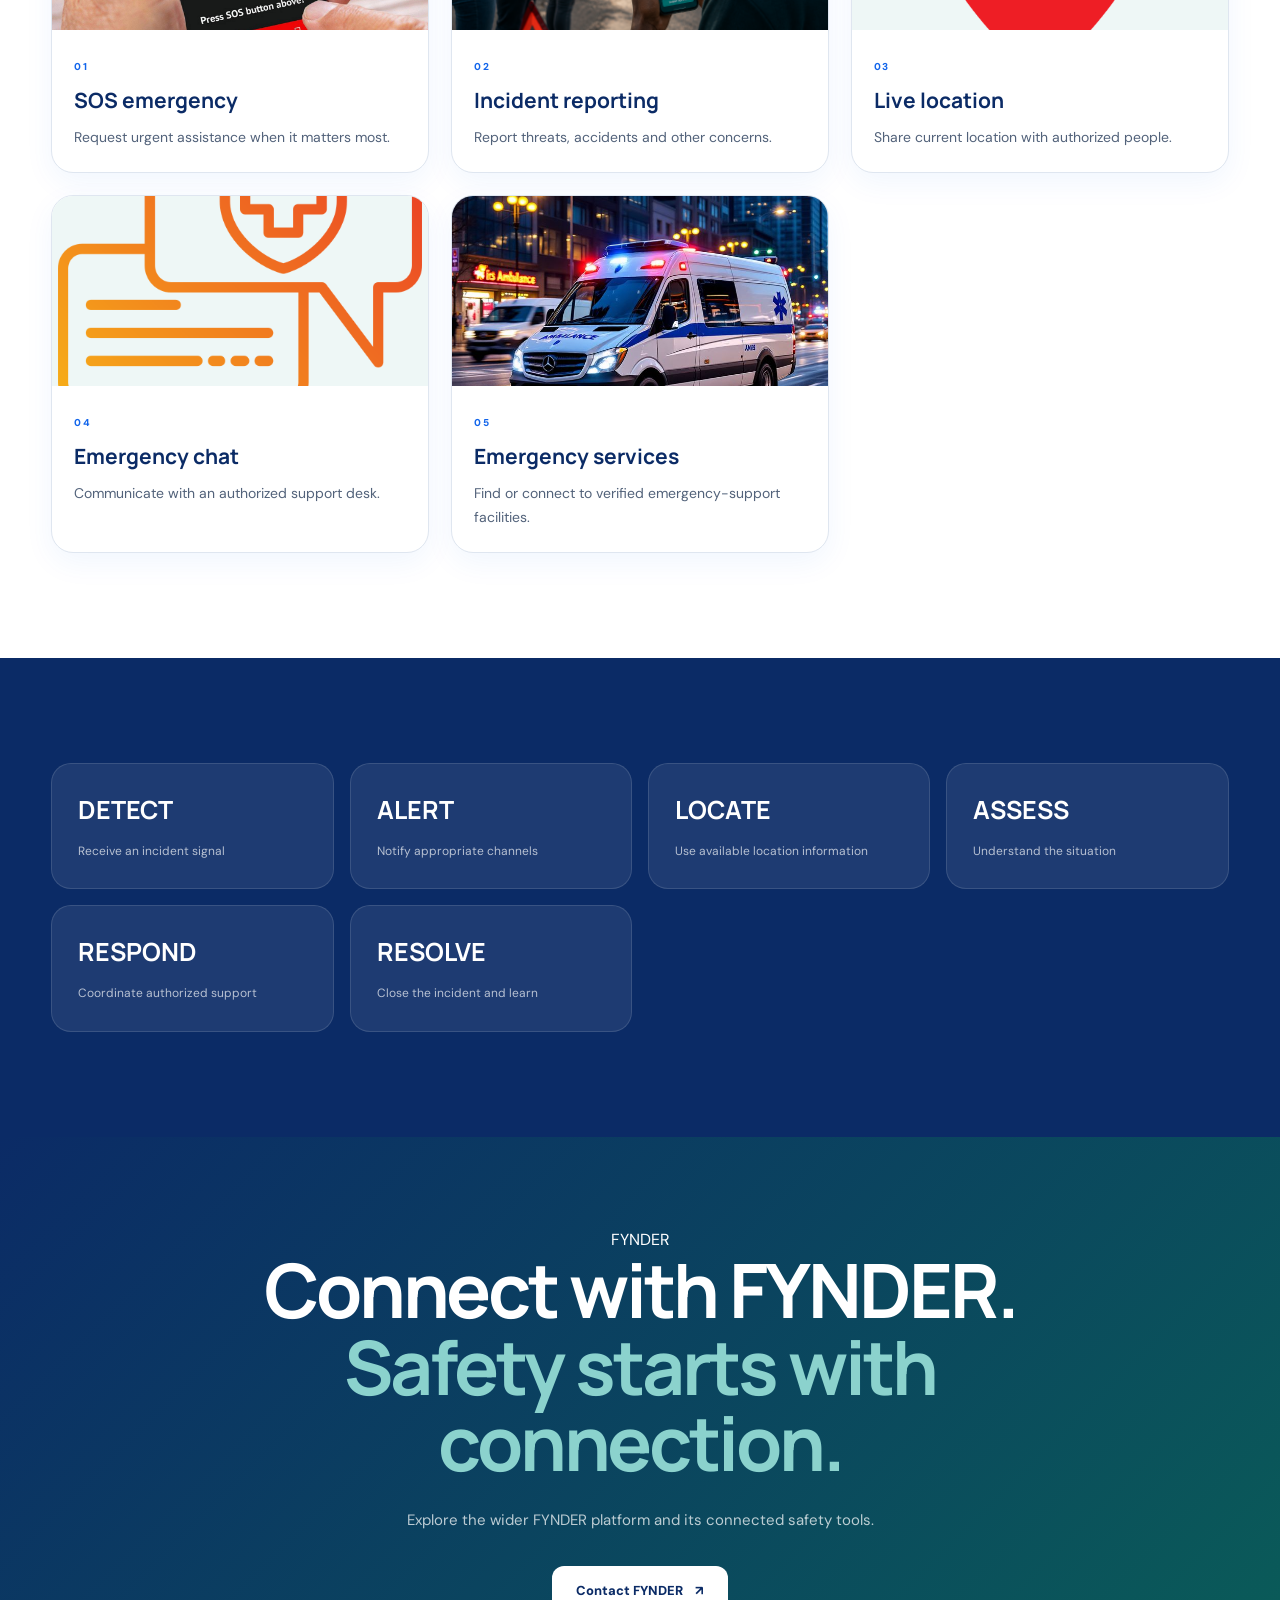
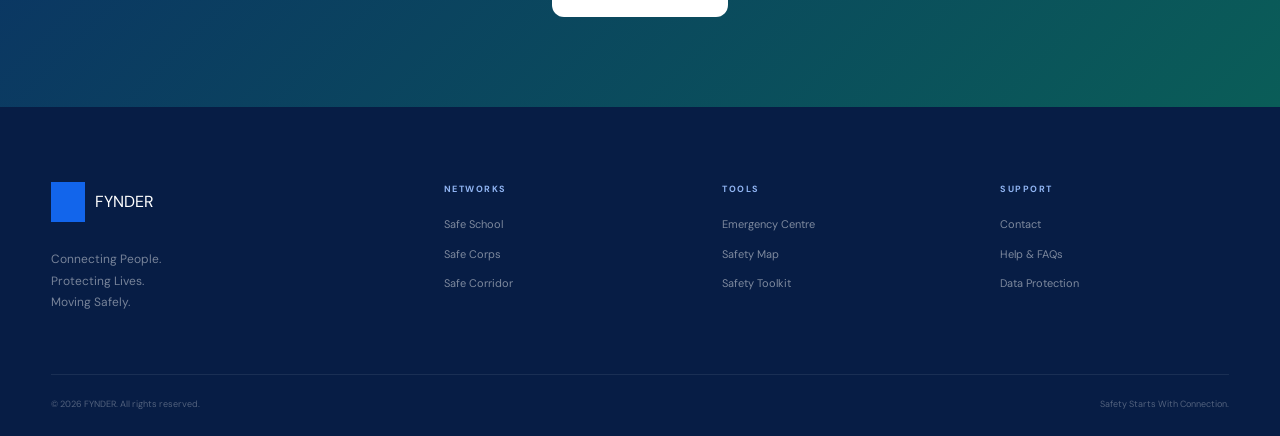
<file: emergency-centre.html>
<!DOCTYPE html><html lang="en"><head><meta charset="UTF-8"><meta name="viewport" content="width=device-width, initial-scale=1.0"><title>Emergency Centre — FYNDER</title><link rel="preconnect" href="https://fonts.googleapis.com"><link rel="preconnect" href="https://fonts.gstatic.com" crossorigin><link href="https://fonts.googleapis.com/css2?family=DM+Sans:wght@400;500;600;700&family=Manrope:wght@600;700;800&display=swap" rel="stylesheet"><link rel="stylesheet" href="styles.css"></head><body>
<header class="header"><div class="container nav-container"><a href="index.html" class="logo"><img src="images/fynder_image_1-removebg-preview.png" alt="FYNDER logo" class="logo-mark"><img src="images/fynder_name-removebg-preview.png" alt="FYNDER" class="logo-name"></a><nav class="nav" aria-label="Primary navigation"><a href="index.html#home">Home</a><a href="index.html#about">About FYNDER</a><a href="index.html#services">Services</a><a href="index.html#tools">Safety Tools</a><a href="contact.html">Contact</a></nav><a href="index.html#services" class="nav-button">Get Started <span>↗</span></a><button class="menu-button" aria-label="Open menu"><span></span><span></span><span></span></button></div></header>
<main><section class="detail-hero"><div class="container detail-hero-grid"><div><div class="eyebrow">EMERGENCY CENTRE</div><h1>One connected emergency view.</h1><p>A centralized safety-response view linking incidents, location, alerts, communication and emergency-support channels.</p><div class="hero-buttons"><a class="button button-primary" href="contact.html">Talk to FYNDER <span>→</span></a><a class="button button-secondary" href="index.html#services">All Networks</a></div></div><div class="detail-hero-image"><img src="images/dispatcher.jpg" alt="Emergency Centre"></div></div></section><section class="detail-section"><div class="container detail-grid"><div><div class="section-label"><span></span>EMERGENCY CENTRE</div><h2>One connected emergency view.</h2></div><div class="detail-copy"><p>The FYNDER Emergency Centre is presented as a centralized view for authorized response personnel to manage active safety incidents.</p><p>It connects the platform's reporting, location, alert, communication and emergency-service tools so incidents can be assessed and routed to appropriate response channels.</p></div></div></section><section class="detail-section detail-cards-section"><div class="container"><div class="section-heading"><div class="section-label"><span></span>RESPONSE TOOLKIT</div><h2>Detect, locate, assess and respond</h2></div><div class="detail-cards"><a class="detail-card" href="emergency-centre.html"><div class="detail-card-image"><img src="images/sos image 1.jpeg" alt=""></div><div><span>01</span><h3>SOS emergency</h3><p>Request urgent assistance when it matters most.</p></div></a><a class="detail-card" href="emergency-centre.html"><div class="detail-card-image"><img src="images/incident reporting 2.png" alt=""></div><div><span>02</span><h3>Incident reporting</h3><p>Report threats, accidents and other concerns.</p></div></a><a class="detail-card" href="safe-corridor.html"><div class="detail-card-image"><img src="images/live-location.png" alt=""></div><div><span>03</span><h3>Live location</h3><p>Share current location with authorized people.</p></div></a><a class="detail-card" href="emergency-centre.html"><div class="detail-card-image"><img src="images/communication.png" alt=""></div><div><span>04</span><h3>Emergency chat</h3><p>Communicate with an authorized support desk.</p></div></a><a class="detail-card" href="emergency-centre.html"><div class="detail-card-image"><img src="images/ambulance.jpg" alt=""></div><div><span>05</span><h3>Emergency services</h3><p>Find or connect to verified emergency-support facilities.</p></div></a></div></div></section><section class="detail-section stats-section"><div class="container"><div class="stats-grid"><div class="stat-card"><strong>DETECT</strong><span>Receive an incident signal</span></div><div class="stat-card"><strong>ALERT</strong><span>Notify appropriate channels</span></div><div class="stat-card"><strong>LOCATE</strong><span>Use available location information</span></div><div class="stat-card"><strong>ASSESS</strong><span>Understand the situation</span></div><div class="stat-card"><strong>RESPOND</strong><span>Coordinate authorized support</span></div><div class="stat-card"><strong>RESOLVE</strong><span>Close the incident and learn</span></div></div></div></section><section class="detail-cta"><div class="container"><div class="cta-content"><div class="cta-label">FYNDER</div><h2>Connect with FYNDER. <span>Safety starts with connection.</span></h2><p>Explore the wider FYNDER platform and its connected safety tools.</p><a href="contact.html" class="cta-button">Contact FYNDER <span>↗</span></a></div></div></section></main>
<footer class="footer"><div class="container"><div class="footer-top"><div class="footer-brand"><a href="index.html" class="logo footer-logo"><span class="logo-mark"><span></span></span><span class="logo-text">FYNDER</span></a><p>Connecting People.<br>Protecting Lives.<br>Moving Safely.</p></div><div class="footer-column"><h4>NETWORKS</h4><a href="safe-school.html">Safe School</a><a href="safe-corps.html">Safe Corps</a><a href="safe-corridor.html">Safe Corridor</a></div><div class="footer-column"><h4>TOOLS</h4><a href="emergency-centre.html">Emergency Centre</a><a href="safe-corridor.html">Safety Map</a><a href="index.html#tools">Safety Toolkit</a></div><div class="footer-column"><h4>SUPPORT</h4><a href="contact.html">Contact</a><a href="contact.html">Help & FAQs</a><a href="contact.html">Data Protection</a></div></div><div class="footer-bottom"><span>© 2026 FYNDER. All rights reserved.</span><span>Safety Starts With Connection.</span></div></div></footer>
<script>const m=document.querySelector(".menu-button"),n=document.querySelector(".nav");m?.addEventListener("click",()=>n.classList.toggle("nav-open"));document.querySelectorAll(".nav a").forEach(x=>x.addEventListener("click",()=>n.classList.remove("nav-open")));</script></body></html>
</file>
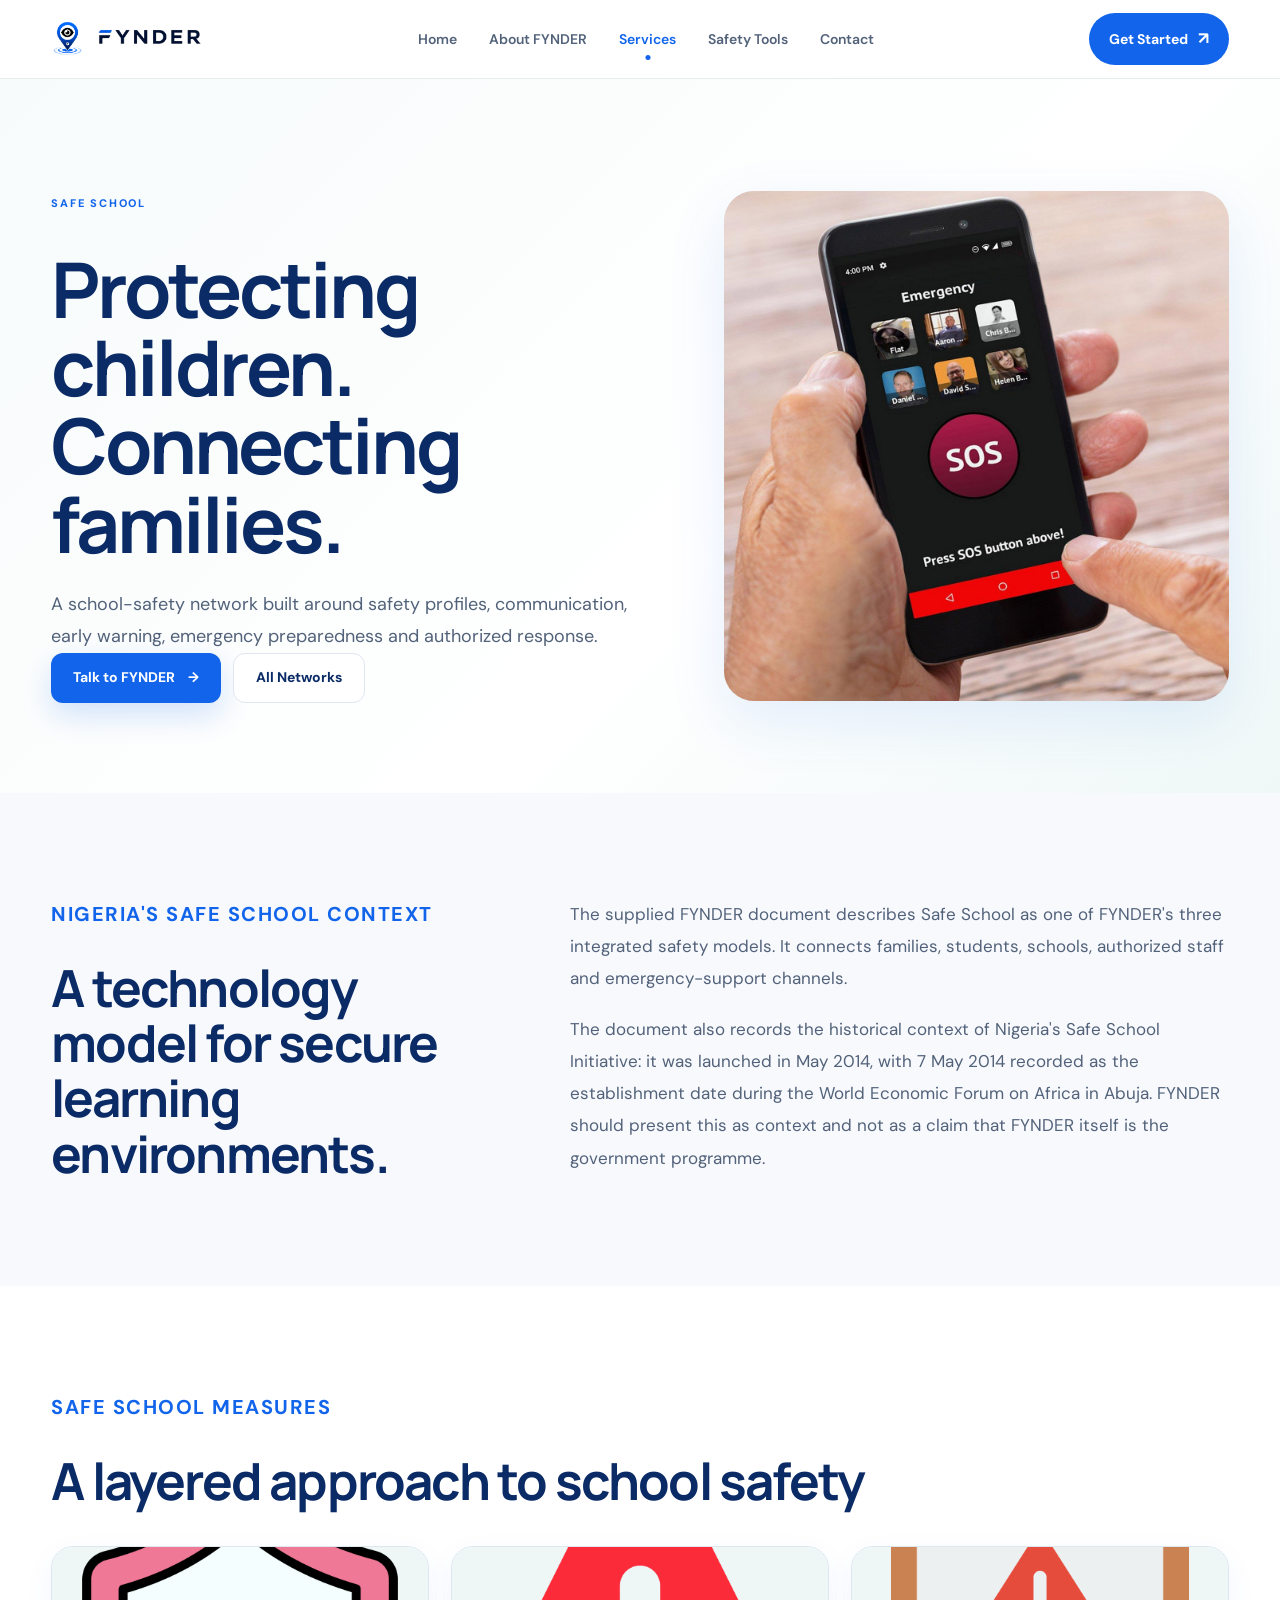
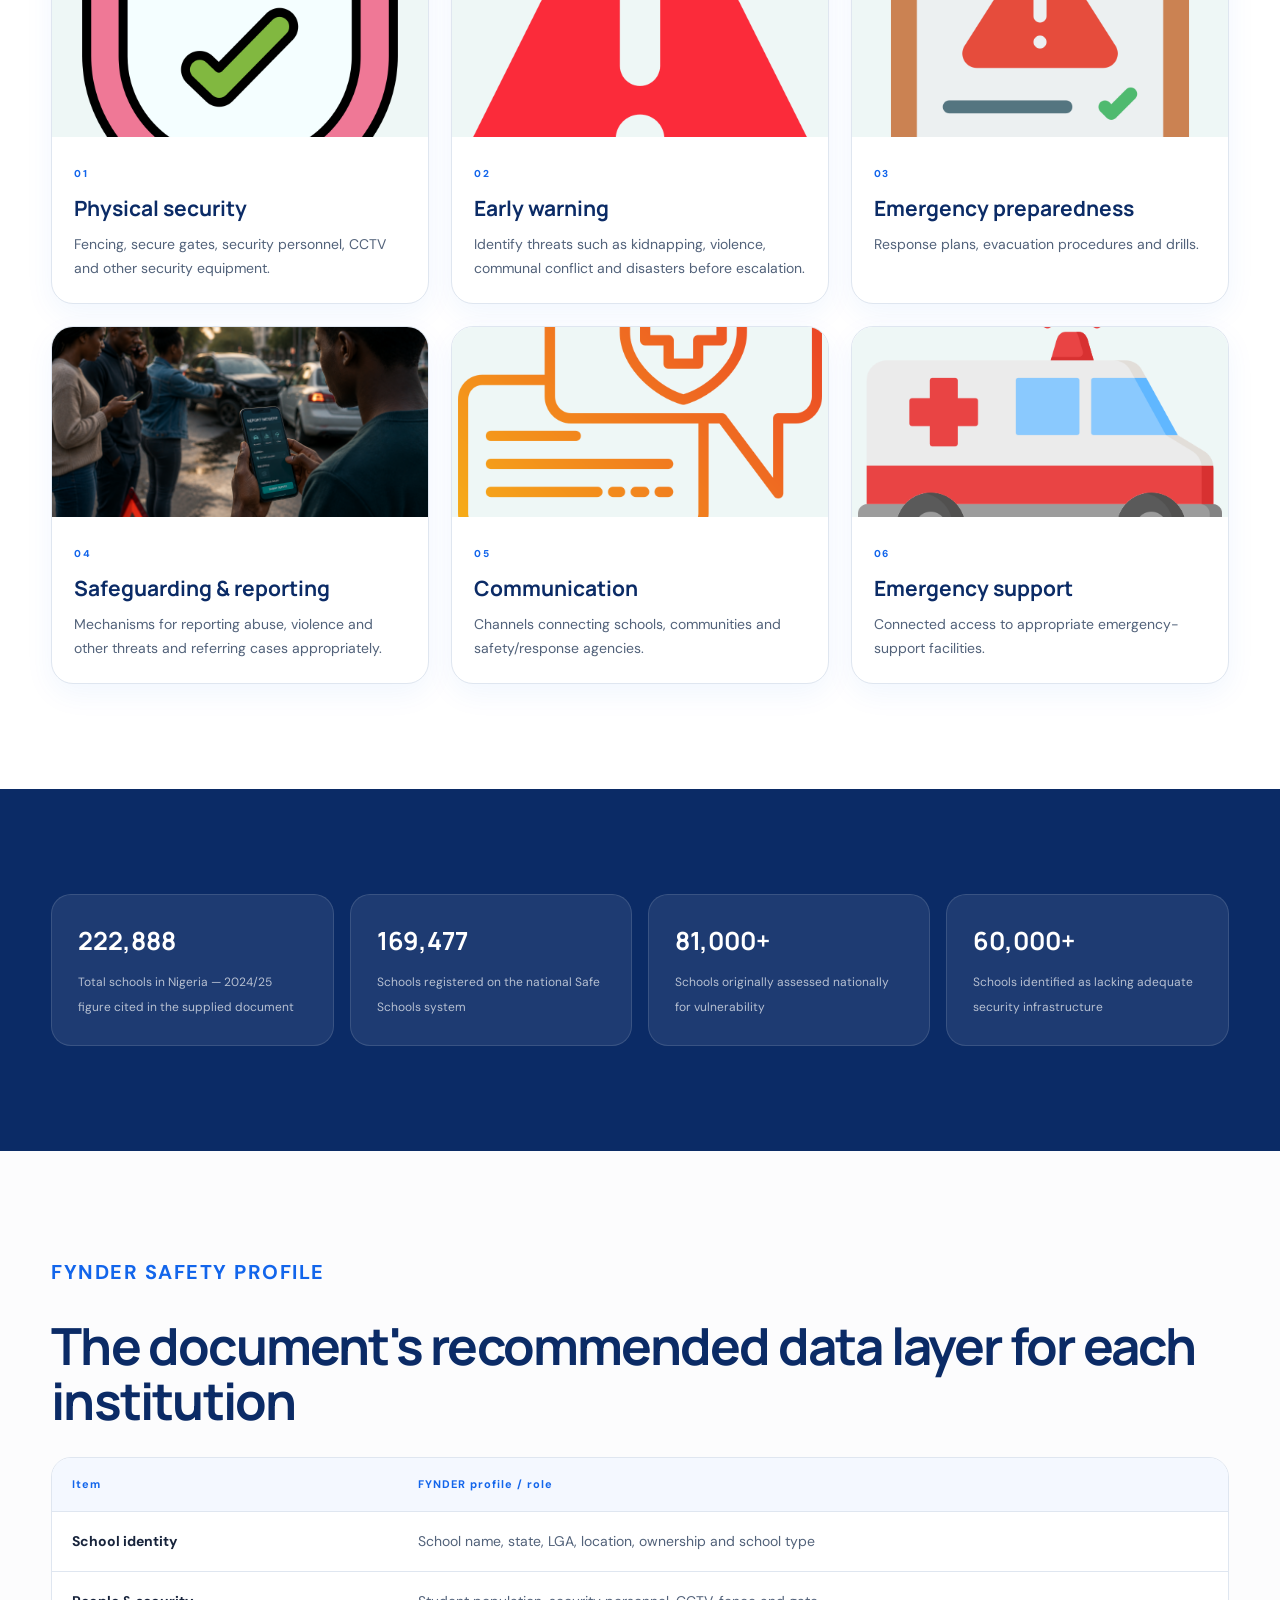
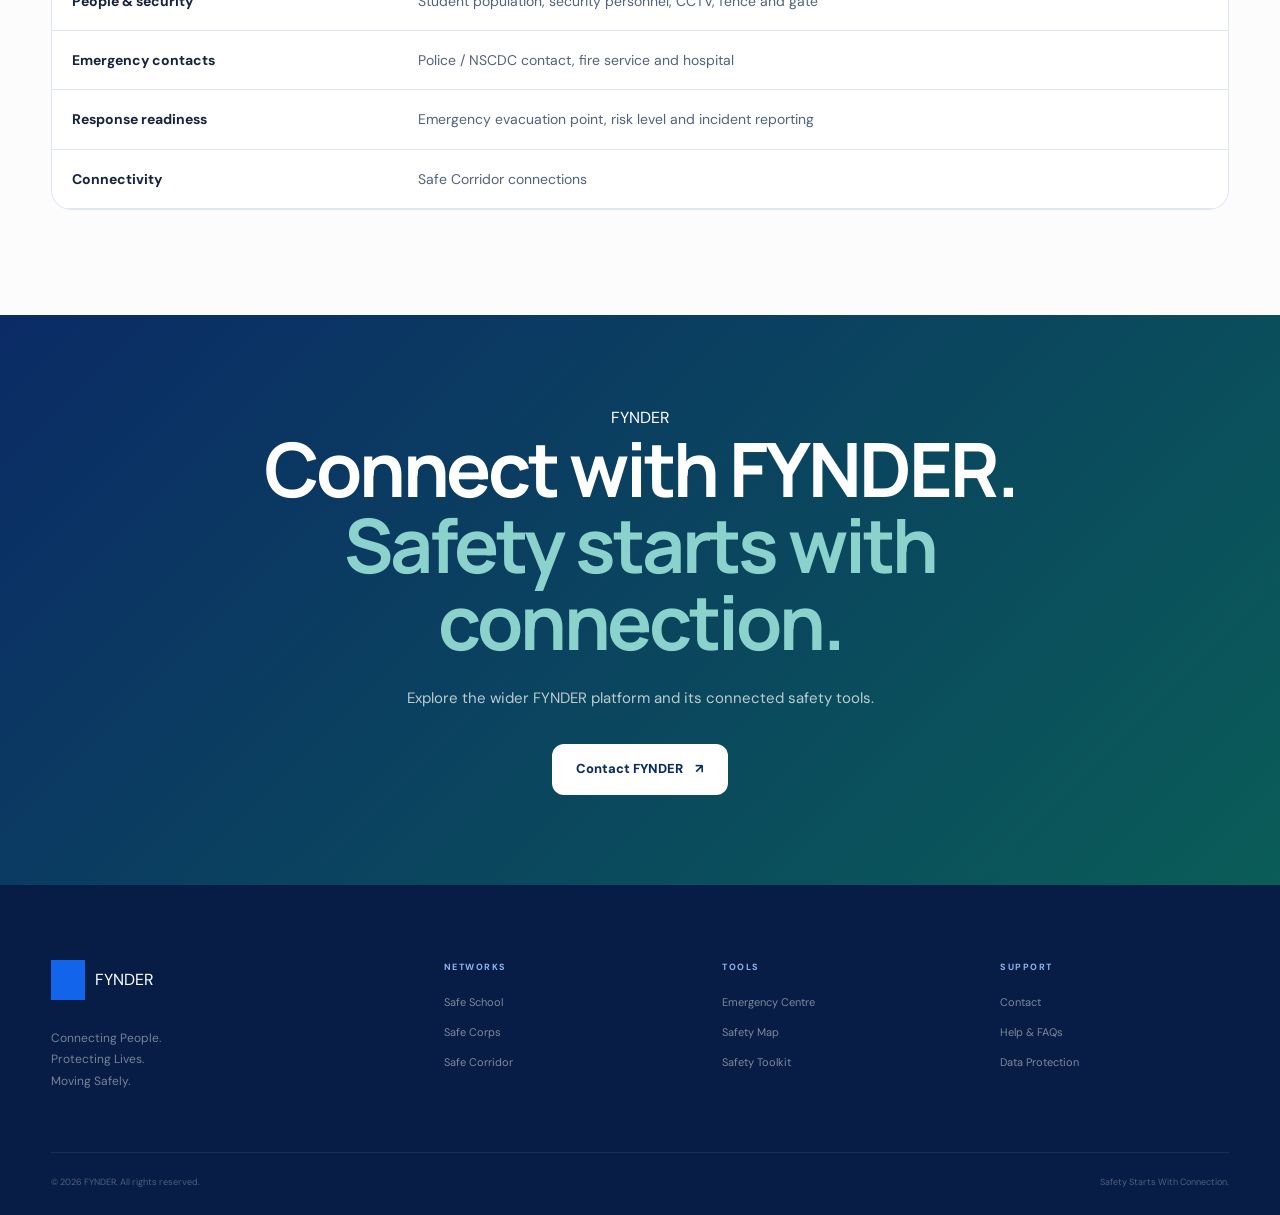
<file: safe-school.html>
<!DOCTYPE html><html lang="en"><head><meta charset="UTF-8"><meta name="viewport" content="width=device-width, initial-scale=1.0"><title>Safe School — FYNDER</title><link rel="preconnect" href="https://fonts.googleapis.com"><link rel="preconnect" href="https://fonts.gstatic.com" crossorigin><link href="https://fonts.googleapis.com/css2?family=DM+Sans:wght@400;500;600;700&family=Manrope:wght@600;700;800&display=swap" rel="stylesheet"><link rel="stylesheet" href="styles.css"></head><body>
<header class="header"><div class="container nav-container"><a href="index.html" class="logo"><img src="images/fynder_image_1-removebg-preview.png" alt="FYNDER logo" class="logo-mark"><img src="images/fynder_name-removebg-preview.png" alt="FYNDER" class="logo-name"></a><nav class="nav" aria-label="Primary navigation"><a href="index.html#home">Home</a><a href="index.html#about">About FYNDER</a><a href="index.html#services" class="active" aria-current="page">Services</a><a href="index.html#tools">Safety Tools</a><a href="contact.html">Contact</a></nav><a href="index.html#services" class="nav-button">Get Started <span>↗</span></a><button class="menu-button" aria-label="Open menu"><span></span><span></span><span></span></button></div></header>
<main><section class="detail-hero"><div class="container detail-hero-grid"><div><div class="eyebrow">SAFE SCHOOL</div><h1>Protecting children. Connecting families.</h1><p>A school-safety network built around safety profiles, communication, early warning, emergency preparedness and authorized response.</p><div class="hero-buttons"><a class="button button-primary" href="contact.html">Talk to FYNDER <span>→</span></a><a class="button button-secondary" href="index.html#services">All Networks</a></div></div><div class="detail-hero-image"><img src="images/sos image 1.jpeg" alt="Safe School"></div></div></section><section class="detail-section"><div class="container detail-grid"><div><div class="section-label"><span></span>NIGERIA&#x27;S SAFE SCHOOL CONTEXT</div><h2>A technology model for secure learning environments.</h2></div><div class="detail-copy"><p>The supplied FYNDER document describes Safe School as one of FYNDER's three integrated safety models. It connects families, students, schools, authorized staff and emergency-support channels.</p><p>The document also records the historical context of Nigeria's Safe School Initiative: it was launched in May 2014, with 7 May 2014 recorded as the establishment date during the World Economic Forum on Africa in Abuja. FYNDER should present this as context and not as a claim that FYNDER itself is the government programme.</p></div></div></section><section class="detail-section detail-cards-section"><div class="container"><div class="section-heading"><div class="section-label"><span></span>SAFE SCHOOL MEASURES</div><h2>A layered approach to school safety</h2></div><div class="detail-cards"><a class="detail-card" href="safe-school.html"><div class="detail-card-image"><img src="images/safety.png" alt=""></div><div><span>01</span><h3>Physical security</h3><p>Fencing, secure gates, security personnel, CCTV and other security equipment.</p></div></a><a class="detail-card" href="safe-school.html"><div class="detail-card-image"><img src="images/warning.png" alt=""></div><div><span>02</span><h3>Early warning</h3><p>Identify threats such as kidnapping, violence, communal conflict and disasters before escalation.</p></div></a><a class="detail-card" href="safe-school.html"><div class="detail-card-image"><img src="images/clipboard.png" alt=""></div><div><span>03</span><h3>Emergency preparedness</h3><p>Response plans, evacuation procedures and drills.</p></div></a><a class="detail-card" href="emergency-centre.html"><div class="detail-card-image"><img src="images/incident reporting 2.png" alt=""></div><div><span>04</span><h3>Safeguarding & reporting</h3><p>Mechanisms for reporting abuse, violence and other threats and referring cases appropriately.</p></div></a><a class="detail-card" href="emergency-centre.html"><div class="detail-card-image"><img src="images/communication.png" alt=""></div><div><span>05</span><h3>Communication</h3><p>Channels connecting schools, communities and safety/response agencies.</p></div></a><a class="detail-card" href="emergency-centre.html"><div class="detail-card-image"><img src="images/ambulance(1).png" alt=""></div><div><span>06</span><h3>Emergency support</h3><p>Connected access to appropriate emergency-support facilities.</p></div></a></div></div></section><section class="detail-section stats-section"><div class="container"><div class="stats-grid"><div class="stat-card"><strong>222,888</strong><span>Total schools in Nigeria — 2024/25 figure cited in the supplied document</span></div><div class="stat-card"><strong>169,477</strong><span>Schools registered on the national Safe Schools system</span></div><div class="stat-card"><strong>81,000+</strong><span>Schools originally assessed nationally for vulnerability</span></div><div class="stat-card"><strong>60,000+</strong><span>Schools identified as lacking adequate security infrastructure</span></div></div></div></section><section class="detail-section"><div class="container"><div class="section-label"><span></span>FYNDER SAFETY PROFILE</div><h2>The document's recommended data layer for each institution</h2><div class="data-table-wrap"><table><thead><tr><th>Item</th><th>FYNDER profile / role</th></tr></thead><tbody><tr><td>School identity</td><td>School name, state, LGA, location, ownership and school type</td></tr><tr><td>People &amp; security</td><td>Student population, security personnel, CCTV, fence and gate</td></tr><tr><td>Emergency contacts</td><td>Police / NSCDC contact, fire service and hospital</td></tr><tr><td>Response readiness</td><td>Emergency evacuation point, risk level and incident reporting</td></tr><tr><td>Connectivity</td><td>Safe Corridor connections</td></tr></tbody></table></div></div></section><section class="detail-cta"><div class="container"><div class="cta-content"><div class="cta-label">FYNDER</div><h2>Connect with FYNDER. <span>Safety starts with connection.</span></h2><p>Explore the wider FYNDER platform and its connected safety tools.</p><a href="contact.html" class="cta-button">Contact FYNDER <span>↗</span></a></div></div></section></main>
<footer class="footer"><div class="container"><div class="footer-top"><div class="footer-brand"><a href="index.html" class="logo footer-logo"><span class="logo-mark"><span></span></span><span class="logo-text">FYNDER</span></a><p>Connecting People.<br>Protecting Lives.<br>Moving Safely.</p></div><div class="footer-column"><h4>NETWORKS</h4><a href="safe-school.html">Safe School</a><a href="safe-corps.html">Safe Corps</a><a href="safe-corridor.html">Safe Corridor</a></div><div class="footer-column"><h4>TOOLS</h4><a href="emergency-centre.html">Emergency Centre</a><a href="safe-corridor.html">Safety Map</a><a href="index.html#tools">Safety Toolkit</a></div><div class="footer-column"><h4>SUPPORT</h4><a href="contact.html">Contact</a><a href="contact.html">Help & FAQs</a><a href="contact.html">Data Protection</a></div></div><div class="footer-bottom"><span>© 2026 FYNDER. All rights reserved.</span><span>Safety Starts With Connection.</span></div></div></footer>
<script>const m=document.querySelector(".menu-button"),n=document.querySelector(".nav");m?.addEventListener("click",()=>n.classList.toggle("nav-open"));document.querySelectorAll(".nav a").forEach(x=>x.addEventListener("click",()=>n.classList.remove("nav-open")));</script></body></html>
</file>
<file: styles.css>
/* =========================================================
   FYNDER — MODERN SAFETY WEBSITE
    Color direction: Blue / Off-white / Soft Grey
   ========================================================= */


/* =========================
   ROOT
   ========================= */

:root {
    --teal: #1265eb;
    --teal-dark: #0d4fbe;
    --teal-deep: #0b2b66;
    --teal-light: #eaf2ff;
    --teal-soft: #f4f8ff;

    --white: #fcfcfd;
    --grey-50: #f7f9fc;
    --grey-100: #f1f4f9;
    --grey-200: #dfe6f0;
    --grey-300: #cbd6e5;

    --text: #17233b;
    --text-soft: #52627a;
    --text-light: #8190a6;

    --dark: #0b1830;

    --danger: #d85b5b;

    --radius-sm: 10px;
    --radius-md: 18px;
    --radius-lg: 28px;

    --shadow-sm: 0 10px 30px rgba(18, 101, 235, 0.06);
    --shadow-md: 0 20px 60px rgba(18, 101, 235, 0.10);

    --container: 1180px;
}


/* =========================
   RESET
   ========================= */

* {
    margin: 0;
    padding: 0;
    box-sizing: border-box;
}

html {
    scroll-behavior: smooth;
}

body {
    font-family: "DM Sans", sans-serif;
    color: var(--text);
    background: var(--white);
    line-height: 1.6;
    overflow-x: hidden;
}

a {
    color: inherit;
    text-decoration: none;
}

button {
    font: inherit;
}

img {
    max-width: 100%;
    display: block;
}

.container {
    width: min(92%, var(--container));
    margin: 0 auto;
}

.section-padding {
    padding: 100px 0;
}


/* =========================
   HEADER
   ========================= */

.header {
    position: sticky;
    top: 0;
    z-index: 1000;
    background: rgba(255, 255, 255, 0.94);
    backdrop-filter: blur(18px);
    border-bottom: 1px solid rgba(226, 232, 233, 0.8);
}

.nav-container {
    height: 78px;
    display: flex;
    align-items: center;
    justify-content: space-between;
    gap: 30px;
}


/* LOGO */

.logo {
    display: inline-flex;
    align-items: center;
    gap: 10px;
    flex-shrink: 0;
}

.logo-mark {
    width: 34px;
    height: 40px;
    /* display: grid;
    place-items: center;
    position: relative; */
}

/* .logo-mark span {
    width: 12px;
    height: 12px;
    border: 2px solid white;
    border-radius: 50%;
} */

.logo-name{
    width: 108px;
    height: auto;
}


/* NAVIGATION */

.nav {
    display: flex;
    align-items: center;
    justify-content: center;
    gap: 32px;
    flex: 1;
    min-width: 0;
}

.nav a {
    color: var(--text-soft);
    font-size: 14px;
    font-weight: 600;
    white-space: nowrap;
    position: relative;
    transition: 0.25s ease;
}

.nav a:hover,
.nav a.active {
    color: var(--teal);
}

.nav a.active::after {
    content: "";
    position: absolute;
    width: 5px;
    height: 5px;
    border-radius: 50%;
    background: var(--teal);
    bottom: -10px;
    left: 50%;
    transform: translateX(-50%);
}


/* NAV BUTTON */

.nav-button {
    display: flex;
    align-items: center;
    gap: 10px;
    padding: 12px 20px;
    border-radius: 50px;
    color: white;
    background: var(--teal);
    font-size: 14px;
    font-weight: 700;
    flex-shrink: 0;
    white-space: nowrap;
    transition: 0.25s ease;
}

.nav-button:hover {
    background: var(--teal-dark);
    transform: translateY(-2px);
}

.nav-button span {
    font-size: 17px;
}


/* MOBILE BUTTON */

.menu-button {
    display: none;
    width: 42px;
    height: 42px;
    border: 1px solid var(--grey-200);
    border-radius: 10px;
    background: white;
    cursor: pointer;
    padding: 10px;
}

.menu-button span {
    display: block;
    width: 20px;
    height: 2px;
    background: var(--teal-deep);
    margin: 4px auto;
    transition: 0.25s ease;
}


/* =========================
   HERO
   ========================= */

.hero {
    position: relative;
    min-height: 700px;
    display: flex;
    align-items: center;
    overflow: hidden;
    background:
        linear-gradient(
            135deg,
            #f7f9ff 0%,
            #fcfcfd 58%,
            #f1f5ff 100%
        );
}

.hero-glow {
    position: absolute;
    border-radius: 50%;
    filter: blur(5px);
    pointer-events: none;
}

.hero-glow-one {
    width: 420px;
    height: 420px;
    background: rgba(18, 101, 235, 0.07);
    top: -180px;
    left: -100px;
}

.hero-glow-two {
    width: 350px;
    height: 350px;
    background: rgba(18, 101, 235, 0.06);
    bottom: -150px;
    right: -100px;
}

.hero-container {
    display: grid;
    grid-template-columns: 1fr 0.9fr;
    gap: 80px;
    align-items: center;
}

.hero-content {
    position: relative;
    z-index: 2;
}

.eyebrow {
    display: inline-flex;
    align-items: center;
    gap: 9px;
    color: var(--teal);
    font-size: 11px;
    letter-spacing: 1.8px;
    font-weight: 800;
    margin-bottom: 22px;
}

.status-dot {
    width: 8px;
    height: 8px;
    background: var(--teal);
    border-radius: 50%;
    box-shadow: 0 0 0 5px rgba(18, 101, 235, 0.1);
}

.hero h1 {
    font-family: "Manrope", sans-serif;
    font-size: clamp(52px, 6vw, 82px);
    line-height: 1.02;
    letter-spacing: -3.5px;
    font-weight: 800;
    color: var(--teal-deep);
    max-width: 650px;
}

.hero h1 span {
    display: block;
    color: var(--teal);
}

.hero-text {
    max-width: 590px;
    margin: 28px 0 34px;
    font-size: 17px;
    color: var(--text-soft);
    line-height: 1.8;
}

.hero-buttons {
    display: flex;
    gap: 12px;
    flex-wrap: wrap;
}

.button {
    display: inline-flex;
    align-items: center;
    justify-content: center;
    gap: 13px;
    min-height: 50px;
    padding: 0 22px;
    border-radius: 12px;
    font-size: 14px;
    font-weight: 700;
    transition: 0.25s ease;
}

.button-primary {
    color: white;
    background: var(--teal);
    box-shadow: 0 12px 30px rgba(18, 101, 235, 0.18);
}

.button-primary:hover {
    background: var(--teal-dark);
    transform: translateY(-2px);
}

.button-secondary {
    color: var(--teal-deep);
    background: white;
    border: 1px solid var(--grey-200);
}

.button-secondary:hover {
    border-color: var(--teal);
    color: var(--teal);
}

.hero-trust {
    display: flex;
    align-items: center;
    gap: 20px;
    margin-top: 48px;
}

.trust-item {
    display: flex;
    flex-direction: column;
}

.trust-item strong {
    font-family: "Manrope", sans-serif;
    font-size: 20px;
    color: var(--teal-deep);
}

.trust-item span {
    font-size: 11px;
    color: var(--text-light);
}

.trust-line {
    width: 1px;
    height: 35px;
    background: var(--grey-200);
}


/* =========================
   HERO VISUAL
   ========================= */

.hero-visual {
    position: relative;
    min-height: 510px;
    display: grid;
    place-items: center;
}

.visual-card {
    width: min(100%, 490px);
    background: rgba(255,255,255,.82);
    border: 1px solid rgba(255,255,255,.95);
    border-radius: 30px;
    box-shadow: var(--shadow-md);
    padding: 25px;
    position: relative;
    z-index: 2;
    backdrop-filter: blur(20px);
}

.visual-top,
.visual-bottom {
    display: flex;
    justify-content: space-between;
    align-items: center;
}

.small-label {
    font-size: 9px;
    color: var(--teal);
    font-weight: 800;
    letter-spacing: 1.5px;
}

.visual-top h3 {
    font-family: "Manrope", sans-serif;
    font-size: 18px;
    margin-top: 2px;
}

.live-pill {
    padding: 7px 11px;
    border-radius: 50px;
    background: var(--teal-light);
    color: var(--teal);
    font-size: 10px;
    font-weight: 700;
}

.live-pill span {
    display: inline-block;
    width: 6px;
    height: 6px;
    background: var(--teal);
    border-radius: 50%;
    margin-right: 5px;
}

.radar {
    height: 360px;
    position: relative;
    overflow: hidden;
    margin: 15px 0;
    border-radius: 22px;
    background:
        linear-gradient(rgba(18,101,235,.06) 1px, transparent 1px),
        linear-gradient(90deg, rgba(18,101,235,.06) 1px, transparent 1px),
        #f5f8ff;
    background-size: 42px 42px;
}

.radar-circle {
    position: absolute;
    border: 1px solid rgba(18,101,235,.16);
    border-radius: 50%;
    left: 50%;
    top: 50%;
    transform: translate(-50%, -50%);
}

.circle-one {
    width: 130px;
    height: 130px;
}

.circle-two {
    width: 230px;
    height: 230px;
}

.circle-three {
    width: 330px;
    height: 330px;
}

.radar-line {
    position: absolute;
    width: 170%;
    height: 1px;
    background: rgba(18,101,235,.1);
    left: -35%;
    top: 50%;
    transform: rotate(-35deg);
}

.central-point {
    position: absolute;
    left: 50%;
    top: 50%;
    transform: translate(-50%, -50%);
}

.pin {
    width: 50px;
    height: 50px;
    background: var(--teal);
    border-radius: 50% 50% 50% 5px;
    transform: rotate(-45deg);
    display: grid;
    place-items: center;
    box-shadow: 0 12px 30px rgba(18,101,235,.3);
}

.pin span {
    color: white;
    font-size: 22px;
    font-weight: 500;
    transform: rotate(45deg);
}

.map-point {
    position: absolute;
    width: 12px;
    height: 12px;
    background: white;
    border: 3px solid var(--teal);
    border-radius: 50%;
    box-shadow: 0 0 0 8px rgba(18,101,235,.07);
}

.point-one {
    top: 26%;
    left: 27%;
}

.point-two {
    top: 28%;
    right: 22%;
}

.point-three {
    bottom: 23%;
    left: 25%;
}

.visual-bottom {
    border-top: 1px solid var(--grey-200);
    padding-top: 16px;
}

.location-info {
    display: flex;
    align-items: center;
    gap: 10px;
}

.location-icon {
    width: 34px;
    height: 34px;
    border-radius: 10px;
    background: var(--teal-light);
    color: var(--teal);
    display: grid;
    place-items: center;
    font-size: 20px;
}

.location-info div {
    display: flex;
    flex-direction: column;
}

.location-info small {
    color: var(--text-light);
    font-size: 9px;
}

.location-info strong {
    font-size: 12px;
}

.signal-bars {
    display: flex;
    align-items: flex-end;
    gap: 3px;
}

.signal-bars i {
    display: block;
    width: 4px;
    background: var(--teal);
    border-radius: 5px;
}

.signal-bars i:nth-child(1) {
    height: 7px;
    opacity: .35;
}

.signal-bars i:nth-child(2) {
    height: 11px;
    opacity: .55;
}

.signal-bars i:nth-child(3) {
    height: 15px;
    opacity: .75;
}

.signal-bars i:nth-child(4) {
    height: 19px;
}


.floating-card {
    position: absolute;
    z-index: 5;
    display: flex;
    align-items: center;
    gap: 10px;
    padding: 12px 16px;
    background: white;
    border: 1px solid var(--grey-200);
    border-radius: 15px;
    box-shadow: var(--shadow-sm);
}

.floating-card small {
    display: block;
    font-size: 9px;
    color: var(--text-light);
}

.floating-card strong {
    font-size: 12px;
}

.float-icon {
    width: 32px;
    height: 32px;
    display: grid;
    place-items: center;
    border-radius: 9px;
    background: var(--teal-light);
    color: var(--teal);
    font-weight: 800;
}

.alert-icon {
    background: #f8eeee;
    color: var(--danger);
}

.floating-card-one {
    left: -15px;
    top: 105px;
}

.floating-card-two {
    right: -15px;
    bottom: 95px;
}


/* =========================
   APPROACH
   ========================= */

.approach {
    background: var(--teal-deep);
    color: white;
    padding: 26px 0;
}

.approach-heading {
    display: flex;
    justify-content: space-between;
    align-items: center;
    margin-bottom: 20px;
}

.approach-heading span {
    font-size: 9px;
    letter-spacing: 1.7px;
    font-weight: 800;
    color: #a8c7ff;
}

.approach-heading p {
    font-size: 12px;
    color: rgba(255,255,255,.6);
}

.approach-flow {
    display: flex;
    align-items: center;
    justify-content: space-between;
}

.approach-step {
    display: flex;
    align-items: center;
    gap: 10px;
}

.approach-step span {
    color: rgba(255,255,255,.35);
    font-size: 10px;
}

.approach-step strong {
    font-family: "Manrope", sans-serif;
    font-size: 14px;
}

.flow-arrow {
    color: rgba(255,255,255,.3);
}


/* =========================
   SECTION TYPOGRAPHY
   ========================= */

.section-label {
    display: flex;
    align-items: center;
    gap: 9px;
    color: var(--teal);
    font-size: 10px;
    font-weight: 800;
    letter-spacing: 1.6px;
    margin-bottom: 20px;
}

.section-label > span {
    color: var(--teal) !important;
}


.light-label {
    color: #a8c7ff;
}

.light-label > span {
    background: #a8c7ff;
}

.section-heading h2,
.section-intro h2,
.emergency-copy h2,
.map-header h2,
.privacy-content h2 {
    font-family: "Manrope", sans-serif;
    font-size: clamp(38px, 4vw, 58px);
    line-height: 1.08;
    letter-spacing: -2.3px;
    color: var(--teal-deep);
}

.section-heading h2 span,
.section-intro h2 span,
.emergency-copy h2 span,
.map-header h2 span,
.privacy-content h2 span {
    color: var(--teal);
}

.centered {
    text-align: center;
    /* max-width: 700px; */
    margin: 0 auto 60px;
}

.centered .section-label {
    justify-content: center;
}

.centered p {
    color: var(--text-soft);
    margin-top: 18px;
}


/* =========================
   ABOUT
   ========================= */

.about {
    background: white;
}

.about-grid {
    display: grid;
    grid-template-columns: .8fr 1.2fr;
    gap: 100px;
}

.about-content > p {
    color: var(--text-soft);
    margin-bottom: 22px;
    font-size: 15px;
}

.about-content .large-text {
    color: var(--text);
    font-size: 19px;
    line-height: 1.75;
}

.mission-box {
    margin-top: 45px;
    padding: 25px;
    background: var(--grey-50);
    border: 1px solid var(--grey-200);
    border-radius: 20px;
    display: grid;
    grid-template-columns: 1fr 1fr;
    gap: 25px;
}

.mission-box div + div {
    border-left: 1px solid var(--grey-200);
    padding-left: 25px;
}

.mission-box span {
    font-size: 9px;
    color: var(--teal);
    font-weight: 800;
    letter-spacing: 1.3px;
}

.mission-box p {
    margin-top: 8px;
    color: var(--text-soft);
    font-size: 13px;
}


/* =========================
   SERVICES
   ========================= */

.services {
    background: var(--grey-50);
}

.service-grid {
    display: grid;
    grid-template-columns: repeat(3, 1fr);
    gap: 20px;
}

.service-card {
    background: white;
    border: 1px solid var(--grey-200);
    border-radius: var(--radius-lg);
    padding: 34px;
    position: relative;
    overflow: hidden;
    transition: .3s ease;
}

.service-card::after {
    content: "";
    position: absolute;
    width: 150px;
    height: 150px;
    border-radius: 50%;
    right: -70px;
    top: -70px;
    background: var(--teal-soft);
}

.service-card:hover {
    transform: translateY(-7px);
    box-shadow: var(--shadow-md);
    border-color: rgba(18,101,235,.2);
}

.service-number {
    position: absolute;
    top: 25px;
    right: 28px;
    color: var(--grey-300);
    font-size: 11px;
    font-weight: 800;
}

.service-icon {
    width: 56px;
    height: 56px;
    border-radius: 16px;
    background: var(--teal-light);
    color: var(--teal);
    display: grid;
    place-items: center;
    margin-bottom: 35px;
    position: relative;
    z-index: 2;
}

.service-icon img {
    width: 130%;
    height: 130%;
    object-fit: contain;
    display: block;
}

.service-category {
    font-size: 10px;
    letter-spacing: 1.5px;
    color: var(--teal);
    font-weight: 800;
}

.service-content h3 {
    font-family: "Manrope", sans-serif;
    font-size: 25px;
    line-height: 1.2;
    letter-spacing: -1px;
    margin: 10px 0 15px;
    color: var(--teal-deep);
}

.service-content > p {
    font-size: 13px;
    color: var(--text-soft);
    line-height: 1.75;
    min-height: 100px;
}

.service-content ul {
    list-style: none;
    margin: 25px 0;
    border-top: 1px solid var(--grey-200);
    padding-top: 18px;
}

.service-content li {
    font-size: 12px;
    color: var(--text-soft);
    padding: 6px 0;
}

.service-content li::before {
    content: "✓";
    color: var(--teal);
    font-weight: 800;
    margin-right: 9px;
}

.service-link {
    display: inline-flex;
    gap: 10px;
    color: var(--teal);
    font-size: 12px;
    font-weight: 800;
}

.service-link span {
    transition: .2s ease;
}

.service-link:hover span {
    transform: translateX(5px);
}


/* =========================
   TOOLKIT
   ========================= */

.toolkit {
    background: var(--dark);
    color: white;
}

.toolkit-header {
    display: grid;
    grid-template-columns: 1fr;
    align-items: end;
    gap: 80px;
    margin-bottom: 55px;
}

.toolkit-header h2 {
    font-family: "Manrope", sans-serif;
    font-size: clamp(40px, 4vw, 58px);
    line-height: 1.05;
    letter-spacing: -2px;
    white-space: nowrap;
}

.toolkit-header h2 span {
    color: #8db5ff;
}

.toolkit-header > p {
    color: rgba(255,255,255,.55);
    font-size: 14px;
    line-height: 1.8;
}

.tool-grid {
    display: grid;
    grid-template-columns: repeat(4, 1fr);
    gap: 12px;
}

.tool-card {
    min-height: 230px;
    padding: 25px;
    border: 1px solid rgba(255,255,255,.09);
    background: rgba(255,255,255,.035);
    border-radius: 18px;
    position: relative;
    display: flex;
    flex-direction: column;
    align-items: center;
    justify-content: center;
    text-align: center;
    transition: transform .3s ease, border-color .3s ease, box-shadow .3s ease;
    animation: tool-card-in 700ms ease-out both,
               tool-card-glow 4s ease-in-out 1s infinite;
}

.tool-card:hover {
    animation: none;
    border-color: rgba(117,199,193,.85);
    box-shadow: 0 16px 35px rgba(0,0,0,.28), 0 0 0 1px rgba(117,199,193,.18);
    transform: translateY(-8px) scale(1.015);
} 

.tool-card:hover h3,
.tool-card:hover p {
    transform: translateY(-2px);
}

.tool-card h3,
.tool-card p {
    transition: transform .3s ease;
}

.tool-card:nth-child(2) { animation-delay: 80ms; }
.tool-card:nth-child(3) { animation-delay: 160ms; }
.tool-card:nth-child(4) { animation-delay: 240ms; }
.tool-card:nth-child(5) { animation-delay: 320ms; }
.tool-card:nth-child(6) { animation-delay: 400ms; }
.tool-card:nth-child(7) { animation-delay: 480ms; }
.tool-card:nth-child(8) { animation-delay: 560ms; }

@keyframes tool-card-in {
    from {
        opacity: 0;
        transform: translateY(22px);
    }
    to {
        opacity: 1;
        transform: translateY(0);
    }
}

@keyframes tool-card-glow {
    0%, 100% {
        box-shadow: 0 0 0 rgba(117,199,193,0);
    }
    50% {
        box-shadow: 0 0 18px rgba(117,199,193,.14);
    }
}

@media (prefers-reduced-motion: reduce) {
    .tool-card {
        animation: none;
        transition: none;
    }

    .tool-card h3,
    .tool-card p {
        transition: none;
    }
}

.tool-number {
    position: absolute;
    right: 18px;
    top: 17px;
    color:  #ffffff;
    font-size: 12px;
    text-shadow: 0 1px 4px rgba(0,0,0,.7);
}

.tool-symbol {
    display: none;
}

.tool-symbol img {
    width: 30px;
    height: 30px;
}

/* .tool-symbol.emergency {
    font-size: 9px;
    letter-spacing: .5px;
} */

.tool-card h3 {
    font-family: "Manrope", sans-serif;
    font-size: 20px;
    line-height: 1.25;
    margin: 0 0 8px;
    color: #ffffff;
    text-shadow: 0 2px 8px rgba(0,0,0,.75);
}

.tool-card p {
    font-size: 14px;
    line-height: 1.6;
    color: #ffffff;
    max-width: 250px;
    margin: 0;
    text-shadow: 0 1px 6px rgba(0,0,0,.8);
}

.toolkit-footer {
    margin-top: 55px;
    padding-top: 20px;
    border-top: 1px solid rgba(255,255,255,.1);
    display: flex;
    justify-content: space-between;
    color: #ffffff;
    font-size: 9px;
    font-weight: 800;
    letter-spacing: 1px;
}
.sos-card {
    background-image: url("images/sos\ image\ 1.jpeg");
    background-size: cover;
    background-position: center;
    background-repeat: no-repeat;
    position: relative;
    overflow: hidden;
}

 .sos-card::before {
    content: "";
    position: absolute;
    inset: 0;
    background: rgba(7, 29, 69, 0.52);
    z-index: 0;
} 

.sos-card > * {
    position: relative;
    z-index: 1;
}


.sos-card-1 {
    background-image: url("images/live\ location\ 2.jpg");
    background-size: cover;
    background-position: center;
    background-repeat: no-repeat;
    position: relative;
    overflow: hidden;
}

 .sos-card-1::before {
    content: "";
    position: absolute;
    inset: 0;
    background: rgba(7, 29, 69, 0.52);
    z-index: 0;
} 

.sos-card-1 > * {
    position: relative;
    z-index: 1;
}

.sos-card-2 {
    background-image: url("images/safe\ route\ finder.png");
    background-size: cover;
    background-position: center;
    background-repeat: no-repeat;
    position: relative;
    overflow: hidden;
}

 .sos-card-2::before {
    content: "";
    position: absolute;
    inset: 0;
    background: rgba(7, 29, 69, 0.52);
    z-index: 0;
} 

.sos-card-2 > * {
    position: relative;
    z-index: 1;
}
.sos-card-3 {
    background-image: url("images/incident\ reporting\ 2.png");
    background-size: cover;
    background-position: center;
    background-repeat: no-repeat;
    position: relative;
    overflow: hidden;
}

 .sos-card-3::before {
    content: "";
    position: absolute;
    inset: 0;
    background: rgba(7, 29, 69, 0.52);
    z-index: 0;
} 

.sos-card-3 > * {
    position: relative;
    z-index: 1;
}
.sos-card-4{
    background-image: url("images/safety\ alert.png");
    background-size: cover;
    background-position: center;
    background-repeat: no-repeat;
    position: relative;
    overflow: hidden;
}

 .sos-card-4::before {
    content: "";
    position: absolute;
    inset: 0;
    background: rgba(7, 29, 69, 0.52);
    z-index: 0;
} 

.sos-card-4 > * {
    position: relative;
    z-index: 1;
}
.sos-card-5 {
    background-image: url("images/ambulance.jpg");
    background-size: cover;
    background-position: center;
    background-repeat: no-repeat;
    position: relative;
    overflow: hidden;
}

 .sos-card-5::before {
    content: "";
    position: absolute;
    inset: 0;
    background: rgba(7, 29, 69, 0.52);
    z-index: 0;
} 

.sos-card-5 > * {
    position: relative;
    z-index: 1;
}

.sos-card-6{
    background-image: url("images/safety\ checkin.jpg");
    background-size: cover;
    background-position: center;
    background-repeat: no-repeat;
    position: relative;
    overflow: hidden;
}

 .sos-card-6::before {
    content: "";
    position: absolute;
    inset: 0;
    background: rgba(7, 29, 69, 0.52);
    z-index: 0;
} 

.sos-card-6 > * {
    position: relative;
    z-index: 1;
}
.sos-card-7 {
    background-image: url("images/dispatcher.jpg");
    background-size: cover;
    background-position: center;
    background-repeat: no-repeat;
    position: relative;
    overflow: hidden;
}

 .sos-card-7::before {
    content: "";
    position: absolute;
    inset: 0;
    background: rgba(7, 29, 69, 0.52);
    z-index: 0;
} 

.sos-card-7 > * {
    position: relative;
    z-index: 1;
}
/* =========================
   EMERGENCY
   ========================= */

.emergency {
    background: var(--white);
}

.emergency-grid {
    display: grid;
    grid-template-columns: .8fr 1.2fr;
    gap: 100px;
    align-items: center;
}

.emergency-copy > p {
    color: var(--text-soft);
    font-size: 15px;
    line-height: 1.8;
    max-width: 470px;
    margin: 25px 0 32px;
}

.incident-dashboard {
    background: var(--teal-deep);
    border-radius: 28px;
    padding: 28px;
    color: white;
    box-shadow: var(--shadow-md);
}

.dashboard-top {
    display: flex;
    justify-content: space-between;
    align-items: center;
}

.dashboard-top small {
    display: block;
    font-size: 8px;
    letter-spacing: 1.5px;
    color: #8aaeff;
    margin-bottom: 3px;
}

.dashboard-top strong {
    font-family: "Manrope", sans-serif;
    font-size: 18px;
}

.dashboard-live {
    background: rgba(255,255,255,.08);
    padding: 7px 10px;
    border-radius: 50px;
    color: #a8c7ff;
    font-size: 9px;
}

.dashboard-live i {
    display: inline-block;
    width: 6px;
    height: 6px;
    border-radius: 50%;
    background: #a8c7ff;
    margin-right: 5px;
}

.incident-stats {
    display: grid;
    grid-template-columns: repeat(4, 1fr);
    margin: 30px 0;
    border-top: 1px solid rgba(255,255,255,.1);
    border-bottom: 1px solid rgba(255,255,255,.1);
    padding: 20px 0;
}

.incident-stats div {
    display: flex;
    flex-direction: column;
    gap: 2px;
}

.incident-stats strong {
    font-family: "Manrope", sans-serif;
    font-size: 25px;
}

.incident-stats span {
    color: rgba(255,255,255,.45);
    font-size: 9px;
}

.incident-list {
    display: flex;
    flex-direction: column;
    gap: 8px;
}

.incident-row {
    background: rgba(255,255,255,.045);
    border: 1px solid rgba(255,255,255,.06);
    padding: 14px;
    border-radius: 12px;
    display: grid;
    grid-template-columns: 10px 1fr auto;
    gap: 12px;
    align-items: center;
}

.incident-status {
    width: 7px;
    height: 7px;
    border-radius: 50%;
}

.critical {
    background: #df7777;
}

.high {
    background: #d7b069;
}

.moderate {
    background: #8eb5f4;
}

.incident-row strong {
    display: block;
    font-size: 11px;
}

.incident-row small {
    display: block;
    font-size: 9px;
    color: rgba(255,255,255,.4);
}

.incident-time {
    color: rgba(255,255,255,.4);
    font-size: 9px;
}


/* =========================
   SAFETY MAP
   ========================= */

.map-section {
    background: var(--grey-50);
}

.map-header {
    display: grid;
    grid-template-columns: 1fr;
    gap: 80px;
    align-items: end;
    margin-bottom: 45px;
}

.map-header h2 {
    white-space: nowrap;
}

.map-header > p {
    color: var(--text-soft);
    font-size: 14px;
    line-height: 1.8;
}

.map-wrapper {
    height: 540px;
    border-radius: 30px;
    background:
        linear-gradient(rgba(18,101,235,.055) 1px, transparent 1px),
        linear-gradient(90deg, rgba(18,101,235,.055) 1px, transparent 1px),
        #eef4ff;
    background-size: 48px 48px;
    position: relative;
    overflow: hidden;
    border: 1px solid var(--grey-200);
}

.map-grid-lines {
    position: absolute;
    inset: 0;
    background:
        radial-gradient(circle at 20% 30%, rgba(18,101,235,.08), transparent 20%),
        radial-gradient(circle at 75% 60%, rgba(18,101,235,.08), transparent 25%);
}

.map-road {
    position: absolute;
    height: 2px;
    background: rgba(18,101,235,.18);
    transform-origin: left center;
}

.road-one {
    width: 80%;
    left: -5%;
    top: 60%;
    transform: rotate(-15deg);
}

.road-two {
    width: 75%;
    left: 25%;
    top: 30%;
    transform: rotate(34deg);
}

.road-three {
    width: 55%;
    left: 15%;
    top: 78%;
    transform: rotate(5deg);
}

.map-location {
    position: absolute;
    width: 14px;
    height: 14px;
    border: 3px solid var(--teal);
    background: white;
    border-radius: 50%;
    box-shadow: 0 0 0 8px rgba(18,101,235,.08);
}

.map-location span {
    position: absolute;
    font-size: 10px;
    color: var(--teal);
    top: -17px;
    left: 1px;
}

.map-location-one {
    left: 25%;
    top: 30%;
}

.map-location-two {
    right: 28%;
    top: 45%;
}

.map-location-three {
    left: 60%;
    bottom: 23%;
}

.main-location {
    width: auto;
    height: auto;
    border: none;
    background: none;
    box-shadow: none;
    left: 47%;
    top: 44%;
    display: flex;
    flex-direction: column;
    align-items: center;
    gap: 7px;
}

.map-pin {
    width: 48px;
    height: 48px;
    border-radius: 50% 50% 50% 5px;
    background: var(--teal);
    color: white;
    display: grid;
    place-items: center;
    transform: rotate(-45deg);
    font-size: 22px;
    box-shadow: 0 12px 25px rgba(18,101,235,.25);
}

.map-pin::first-letter {
    transform: rotate(45deg);
}

.main-location strong {
    background: white;
    padding: 6px 10px;
    border-radius: 7px;
    font-size: 10px;
    box-shadow: var(--shadow-sm);
}

.map-controls {
    position: absolute;
    bottom: 20px;
    left: 20px;
    right: 20px;
    display: flex;
    gap: 8px;
    flex-wrap: wrap;
}

.map-control {
    background: rgba(255,255,255,.9);
    border: 1px solid var(--grey-200);
    padding: 10px 13px;
    border-radius: 10px;
    font-size: 10px;
    font-weight: 600;
    box-shadow: var(--shadow-sm);
    display: flex;
    align-items: center;
    gap: 7px;
}

.control-dot {
    width: 7px;
    height: 7px;
    border-radius: 50%;
    background: var(--teal);
}

.control-route {
    width: 15px;
    height: 2px;
    background: var(--teal);
}

.control-alert,
.control-safe {
    width: 15px;
    height: 15px;
    display: grid;
    place-items: center;
    border-radius: 50%;
    font-size: 8px;
}

.control-alert {
    background: #f5e5e5;
    color: var(--danger);
}

.control-safe {
    background: var(--teal-light);
    color: var(--teal);
}


/* =========================
   PRIVACY
   ========================= */

.privacy {
    background: white;
}

.privacy-grid {
    display: grid;
    grid-template-columns: .8fr 1.2fr;
    gap: 100px;
    align-items: center;
}

.privacy-visual {
    min-height: 420px;
    position: relative;
    display: grid;
    place-items: center;
}

.privacy-visual img {
    width: 120%;
    max-width: 430px;
    height: auto;
    animation: privacy-image-in 900ms ease-out both,
               privacy-image-float 5s ease-in-out 900ms infinite;
    will-change: transform;
}

@keyframes privacy-image-in {
    from {
        opacity: 0;
        transform: translateY(18px) scale(.96);
    }
    to {
        opacity: 1;
        transform: translateY(0) scale(1);
    }
}

@keyframes privacy-image-float {
    0%, 100% {
        transform: translateY(0);
    }
    50% {
        transform: translateY(-9px);
    }
}

@media (prefers-reduced-motion: reduce) {
    .privacy-visual img {
        animation: none;
    }
}


.privacy-badge {
    position: absolute;
    background: white;
    border: 1px solid var(--grey-200);
    box-shadow: var(--shadow-sm);
    border-radius: 50px;
    padding: 9px 15px;
    font-size: 10px;
    font-weight: 700;
    color: var(--teal-deep);
}

.badge-one {
    top: 45px;
    right: 25px;
}

.badge-two {
    bottom: 60px;
    left: 10px;
}

.badge-three {
    right: 0;
    bottom: 125px;
}

.privacy-content > p {
    color: var(--text-soft);
    font-size: 14px;
    line-height: 1.8;
    max-width: 580px;
    margin: 24px 0 30px;
}

.privacy-list {
    display: grid;
    grid-template-columns: 1fr 1fr;
    gap: 12px;
}

.privacy-list div {
    display: flex;
    align-items: center;
    gap: 10px;
    padding: 14px;
    background: var(--grey-50);
    border-radius: 10px;
    border: 1px solid var(--grey-200);
}

.privacy-list span {
    color: var(--teal);
    font-weight: 800;
}

.privacy-list strong {
    font-size: 11px;
}


/* =========================
   NETWORK
   ========================= */

.network {
    background: var(--grey-50);
}

.network-visual {
    height: 450px;
    max-width: 850px;
    margin: auto;
    position: relative;
}

.network-center {
    position: absolute;
    width: 145px;
    height: 145px;
    left: 50%;
    top: 50%;
    transform: translate(-50%, -50%);
    background: var(--teal-deep);
    border-radius: 50%;
    color: white;
    display: flex;
    flex-direction: column;
    justify-content: center;
    align-items: center;
    box-shadow: 0 20px 60px rgba(11,43,102,.2);
    z-index: 4;
}

.network-logo {
    width: 40px;
    height: 40px;
    border-radius: 12px;
    background: var(--teal);
    display: grid;
    place-items: center;
    font-family: "Manrope", sans-serif;
    font-weight: 800;
    margin-bottom: 7px;
}

.network-center strong {
    font-family: "Manrope", sans-serif;
    font-size: 14px;
}

.network-center span {
    font-size: 8px;
    color: rgba(255,255,255,.5);
}

.network-node {
    position: absolute;
    min-width: 120px;
    padding: 13px;
    border-radius: 14px;
    background: white;
    border: 1px solid var(--grey-200);
    box-shadow: var(--shadow-sm);
    display: flex;
    align-items: center;
    gap: 9px;
    z-index: 5;
}

.network-node span {
    width: 30px;
    height: 30px;
    border-radius: 9px;
    background: var(--teal-light);
    color: var(--teal);
    display: grid;
    place-items: center;
}

.network-node strong {
    font-size: 10px;
}

.node-a {
    left: 10%;
    top: 12%;
}
.node-b {
    right: 10%;
    top: 15%;
}

.node-c {
    left: 4%;
    bottom: 18%;
}

.node-d {
    right: 6%;
    bottom: 22%;
}

.node-e {
    left: 44%;
    top: 18%;
}

.node-f {
    right: 25%;
    bottom: 17%;
}

.network-line {
    position: absolute;
    height: 1px;
    background: rgba(18,101,235,.18);
    width: 35%;
    left: 32%;
    top: 50%;
    transform-origin: center;
    z-index: 1;
}

.line-a {
    transform: rotate(-35deg);
}

.line-b {
    transform: rotate(35deg);
}

.line-c {
    transform: rotate(-145deg);
}

.line-d {
    transform: rotate(145deg);
}


/* =========================
   FINAL CTA
   ========================= */

.final-cta {
    background: var(--teal);
    color: white;
    min-height: 520px;
    display: grid;
    place-items: center;
    text-align: center;
    position: relative;
    overflow: hidden;
}

.cta-shape {
    position: absolute;
    border: 1px solid rgba(255,255,255,.1);
    border-radius: 50%;
}

.shape-one {
    width: 600px;
    height: 600px;
    top: -350px;
    left: -150px;
}

.shape-two {
    width: 500px;
    height: 500px;
    bottom: -320px;
    right: -100px;
}

.cta-content {
    position: relative;
    z-index: 2;
    max-width: 760px;
}

/* .cta-label {
    font-family: "Manrope", sans-serif;
    font-size: 11px;
    letter-spacing: 3px;
    opacity: .6;
    margin-bottom: 25px;
} */

.cta-content h2 {
    font-family: "Manrope", sans-serif;
    font-size: clamp(46px, 6vw, 75px);
    line-height: 1.02;
    letter-spacing: -3px;
}

.cta-content h2 span {
    color: var(--teal-deep);
}

.cta-content > p {
    max-width: 650px;
    margin: 25px auto 32px;
    color: rgba(255,255,255,.72);
    font-size: 15px;
    line-height: 1.8;
}

.cta-button {
    display: inline-flex;
    align-items: center;
    gap: 12px;
    padding: 15px 24px;
    background: white;
    color: var(--teal-deep);
    border-radius: 12px;
    font-size: 13px;
    font-weight: 800;
    transition: .25s ease;
}

.cta-button:hover {
    transform: translateY(-3px);
    box-shadow: 0 15px 35px rgba(0,0,0,.15);
}

.cta-message {
    margin-top: 38px;
    font-size: 9px;
    letter-spacing: 2px;
    font-weight: 700;
    color: rgba(255,255,255,.45);
}


/* =========================
   FOOTER
   ========================= */

.footer {
    background: #071d45;
    color: white;
    padding: 75px 0 25px;
}

.footer-top {
    display: grid;
    grid-template-columns: 1.5fr 1fr 1fr 1fr;
    gap: 50px;
    padding-bottom: 60px;
}

.footer-logo .logo-text {
    color: white;
}

.footer-brand p {
    color: rgba(255,255,255,.45);
    font-size: 12px;
    line-height: 1.8;
    margin-top: 20px;
}

.footer-brand .logo-mark {
    background: var(--teal);
}

.footer-column {
    display: flex;
    flex-direction: column;
    gap: 12px;
}

.footer-column h4 {
    font-size: 9px;
    letter-spacing: 1.5px;
    color: #91b5f3;
    margin-bottom: 8px;
}

.footer-column a {
    font-size: 11px;
    color: rgba(255,255,255,.48);
    transition: .2s ease;
}

.footer-column a:hover {
    color: white;
}

.footer-bottom {
    border-top: 1px solid rgba(255,255,255,.08);
    padding-top: 22px;
    display: flex;
    justify-content: space-between;
    color: rgba(255,255,255,.3);
    font-size: 9px;
}

.contact-footer {
    padding: 28px 0 16px;
}

.contact-footer .footer-top {
    gap: 32px;
    padding-bottom: 24px;
}

.contact-footer .footer-brand p {
    max-width: 280px;
    margin-top: 12px;
}


/* =========================
   RESPONSIVE — 1000px
   ========================= */

@media (max-width: 1000px) {

    .nav {
        gap: 18px;
    }

    .hero-container {
        gap: 40px;
    }

    .about-grid,
    .emergency-grid,
    .privacy-grid {
        gap: 55px;
    }

    .service-grid {
        grid-template-columns: 1fr;
    }

    .service-content > p {
        min-height: auto;
    }

    .tool-grid {
        grid-template-columns: repeat(2, 1fr);
    }

    .network-visual {
        transform: scale(.9);
    }
}


/* =========================
   RESPONSIVE — 760px
   ========================= */

@media (max-width: 760px) {

    .section-padding {
        padding: 80px 0;
    }


    /* NAV */

    .nav {
        position: absolute;
        top: 78px;
        left: 0;
        right: 0;
        background: white;
        border-bottom: 1px solid var(--grey-200);
        padding: 25px 5%;
        display: none;
        flex-direction: column;
        align-items: flex-start;
        gap: 20px;
        box-shadow: var(--shadow-sm);
    }

    .nav.nav-open {
        display: flex;
    }

    .nav a.active::after {
        display: none;
    }

    .nav-button {
        display: none;
    }

    .menu-button {
        display: block;
    }


    /* HERO */

    .hero {
        min-height: auto;
        padding: 80px 0;
    }

    .hero-container {
        grid-template-columns: 1fr;
    }

    .hero h1 {
        font-size: 55px;
        letter-spacing: -2.5px;
    }

    .hero-visual {
        min-height: 430px;
    }

    .floating-card-one {
        left: 0;
    }

    .floating-card-two {
        right: 0;
    }


    /* APPROACH */

    .approach-heading {
        flex-direction: column;
        align-items: flex-start;
        gap: 5px;
    }

    .approach-flow {
        overflow-x: auto;
        justify-content: flex-start;
        gap: 15px;
        padding-bottom: 4px;
    }

    .approach-step {
        flex-shrink: 0;
    }

    .flow-arrow {
        flex-shrink: 0;
    }


    /* ABOUT */

    .about-grid,
    .emergency-grid,
    .privacy-grid,
    .map-header,
    .toolkit-header {
        grid-template-columns: 1fr;
        gap: 40px;
    }

    .mission-box {
        grid-template-columns: 1fr;
    }

    .mission-box div + div {
        border-left: none;
        border-top: 1px solid var(--grey-200);
        padding-left: 0;
        padding-top: 20px;
    }


    /* SERVICES */

    .service-grid {
        grid-template-columns: 1fr;
    }


    /* TOOLS */

    .tool-grid {
        grid-template-columns: 1fr 1fr;
    }

    .toolkit-header h2 {
        white-space: normal;
    }

    .toolkit-footer {
        overflow-x: auto;
        justify-content: flex-start;
        gap: 12px;
        white-space: nowrap;
    }


    /* MAP */

    .map-wrapper {
        height: 450px;
    }


    /* PRIVACY */

    .privacy-visual {
        min-height: 330px;
    }

    .ring-three {
        width: 290px;
        height: 290px;
    }

    .privacy-badge {
        transform: scale(.9);
    }


    /* NETWORK */

    .network-visual {
        height: 420px;
        transform: scale(.75);
        transform-origin: center;
        margin: -30px auto;
    }


    /* FOOTER */

    .footer-top {
        grid-template-columns: 1fr 1fr;
        gap: 40px;
    }

}


/* =========================
   RESPONSIVE — 500px
   ========================= */

@media (max-width: 500px) {

    .nav-container {
        height: 70px;
    }

    .nav {
        top: 70px;
    }

    .hero {
        padding: 65px 0;
    }

    .hero h1 {
        font-size: 46px;
        letter-spacing: -2px;
    }

    .hero-text {
        font-size: 15px;
    }

    .hero-trust {
        gap: 12px;
    }

    .trust-item strong {
        font-size: 17px;
    }

    .trust-item span {
        font-size: 9px;
    }

    .hero-visual {
        min-height: 370px;
    }

    .visual-card {
        padding: 17px;
    }

    .radar {
        height: 275px;
    }

    .circle-three {
        width: 260px;
        height: 260px;
    }

    .floating-card {
        padding: 9px 11px;
    }

    .floating-card-one {
        left: -4px;
        top: 55px;
    }

    .floating-card-two {
        right: -4px;
        bottom: 55px;
    }

    .section-heading h2,
    .section-intro h2,
    .emergency-copy h2,
    .map-header h2,
    .privacy-content h2 {
        font-size: 40px;
        letter-spacing: -1.8px;
    }

    .service-card {
        padding: 26px;
    }

    .service-content h3 {
        font-size: 22px;
    }

    .tool-grid {
        grid-template-columns: 1fr;
    }

    .tool-card {
        min-height: auto;
    }

    .incident-stats strong {
        font-size: 20px;
    }

    .incident-stats span {
        font-size: 8px;
    }

    .map-wrapper {
        height: 390px;
    }

    .map-controls {
        display: grid;
        grid-template-columns: 1fr 1fr;
    }

    .privacy-list {
        grid-template-columns: 1fr;
    }

    .privacy-visual {
        min-height: 300px;
    }

    .privacy-visual img {
        width: 100%;
        max-width: 360px;
    }

    .ring-three {
        width: 250px;
        height: 250px;
    }

    .privacy-badge {
        font-size: 8px;
        padding: 7px 10px;
    }

    .network-visual {
        transform: scale(.62);
        margin: -50px auto;
    }

    .cta-content h2 {
        font-size: 47px;
        letter-spacing: -2px;
    }

    .footer-top {
        grid-template-columns: 1fr;
    }

    .footer-bottom {
        flex-direction: column;
        gap: 10px;
    }

}
/* ================================
   CONTACT PAGE
================================ */

.contact-hero {
    min-height: calc(100vh - 296px);
    padding: 120px 70px;
    background: #f4f8ff;
    display: grid;
    align-items: center;
    box-sizing: border-box;
}

.contact-container {
    max-width: 1100px;
     margin: 0 auto; 
    width: 100%;
    display: grid;
    grid-template-columns: 0.8fr 1.2fr;
    gap: 48px;
    align-items: center;
}

.contact-intro {
    max-width: 450px;
    padding: 38px 32px;
    border-radius: 24px;
    box-sizing: border-box;
        background-image: url("images/contact\ form\ background\ image.jpg");
    background-size: cover;
    background-position: center;

    position: relative;
    overflow: hidden;
}
.contact-intro::before {
    content: "";
    position: absolute;
    inset: 0;

    background: rgba(18, 101, 235, 0.75);
}

.contact-intro > * {
    position: relative;
    z-index: 1;
}

.section-label {
    display: inline-block;
    margin-bottom: 15px;
    color: var(--teal);
    font-size: 20px;
    font-weight: 700;
    letter-spacing: 1.5px;
}

.contact-intro h1 {
    margin: 0 0 20px;
    color: #ffffff;
    font-size: clamp(42px, 4vw, 52px);
    line-height: 1.1;
}

.contact-intro p {
    color: #ffffff;
    font-size: 15px;
    line-height: 1.55;
}


/* FORM CARD */

.contact-form-wrapper {
    background: white;

    padding: 28px 32px;

    border-radius: 24px;

    box-shadow: 0 20px 60px rgba(18, 101, 235, 0.10);
}

.contact-form {
    width: 100%;
}

.form-row {
    display: grid;
    grid-template-columns: 1fr 1fr;
    gap: 20px;
}

.form-group {
    margin-bottom: 12px;
}

.form-group label {
    display: block;

    margin-bottom: 5px;

    color: rgb(18, 101, 235);

    font-size: 14px;
    font-weight: 600;
}

.form-group input,
.form-group select,
.form-group textarea {

    width: 100%;

    padding: 10px 14px;

    border: 1px solid #dbe5f3;
    border-radius: 10px;

    background: #fcfcfd;

    color: rgb(18, 101, 235);

    font-family: inherit;
    font-size: 15px;

    outline: none;

    box-sizing: border-box;
}

.form-group textarea {
    min-height: 82px;
    resize: vertical;
}

.form-group input:focus,
.form-group select:focus,
.form-group textarea:focus {

    border-color: rgb(18, 101, 235);

    box-shadow: 0 0 0 3px rgba(18, 101, 235, 0.10);
}


.contact-submit {

    width: 100%;

    padding: 15px 25px;

    border: none;
    border-radius: 10px;

    background: rgb(18, 101, 235);

    color: white;

    font-size: 16px;
    font-weight: 600;

    cursor: pointer;

    transition: 0.3s ease;
}

.contact-submit:hover {
    background: rgb(13, 79, 190);
}


/* MOBILE */

@media (max-width: 768px) {

    .map-header h2 {
        white-space: normal;
    }

    .contact-hero {
        min-height: auto;
        padding: 56px 20px;
    }

    .contact-container {
        grid-template-columns: 1fr;
        gap: 40px;
    }

    .contact-intro h1 {
        font-size: 40px;
    }

    .contact-form-wrapper {
        padding: 25px;
    }

    .form-row {
        grid-template-columns: 1fr;
        gap: 0;
    }

}
/* =========================================================
   FYNDER SOURCE-INTEGRATED PAGES
   ========================================================= */
.hero-image-link{display:block;margin:16px 0;border-radius:22px;overflow:hidden;background:#eef7f6}
.hero-image-link img{width:100%;height:360px;object-fit:cover}
.service-card-image{overflow:hidden}
.service-image{display:block;height:190px;background:#eef7f6;overflow:hidden;border-radius:20px;margin:24px 24px 0}
.service-image img{width:100%;height:100%;object-fit:cover;transition:transform .35s ease}
.service-image:hover img{transform:scale(1.04)}
.tool-card{display:block;color:inherit;cursor:pointer}
.tool-card .tool-symbol{height:82px;display:flex;align-items:center}
.tool-card .tool-symbol img{width:74px;height:74px;object-fit:contain;border-radius:16px}
.dashboard-photo{display:block;overflow:hidden;padding:0!important}
.dashboard-photo img{width:100%;height:100%;min-height:330px;object-fit:cover}
.map-photo{display:block;overflow:hidden}
.map-photo img{width:100%;height:100%;min-height:430px;object-fit:cover;border-radius:26px}

/* =========================================================
   ANIMATED NIGERIA SAFETY MAP
   ========================================================= */
.animated-map{
    isolation:isolate;
    position:relative;
    display:flex;
    align-items:center;
    justify-content:center;
    min-height:540px;
    height:540px;
    overflow:hidden;
    background:#dcecff;
    border:1px solid rgba(18,101,235,.18);
    box-shadow:0 24px 60px rgba(23,63,120,.12);
    transition:transform .45s ease,box-shadow .45s ease;
}
.animated-map:hover{
    transform:translateY(-4px);
    box-shadow:0 32px 80px rgba(23,63,120,.20);
}
.map-map-image{
    position:absolute;
    inset:0;
    z-index:3;
    overflow:hidden;
    width:100%;
    height:100%;
    filter:drop-shadow(0 18px 26px rgba(15,42,82,.14));
}
.map-map-image img{
    display:block;
    width:100%;
    height:100%;
    min-height:0;
    object-fit:fill;
    border-radius:0;
    transform:scale(1.015);
    transition:transform 1.2s cubic-bezier(.2,.8,.2,1),filter .8s ease;
}
.animated-map:hover .map-map-image img{transform:scale(1.035)}
.map-vignette{
    position:absolute;
    inset:0;
    pointer-events:none;
    background:
        linear-gradient(90deg,rgba(7,42,94,.15),transparent 18%,transparent 82%,rgba(7,42,94,.13)),
        linear-gradient(180deg,rgba(255,255,255,.10),transparent 20%,transparent 76%,rgba(4,30,75,.12));
    mix-blend-mode:multiply;
}
.map-glow{
    position:absolute;
    z-index:4;
    width:34%;
    height:70%;
    border-radius:50%;
    background:rgba(30,129,255,.24);
    filter:blur(55px);
    animation:glowBreath 4s ease-in-out infinite;
    pointer-events:none;
}
.map-scan{
    position:absolute;
    z-index:8;
    width:100%;
    height:3px;
    left:0;
    top:8%;
    background:linear-gradient(90deg,transparent 0%,rgba(19,116,255,.10) 18%,rgba(44,151,255,.92) 50%,rgba(19,116,255,.10) 82%,transparent 100%);
    box-shadow:0 0 22px rgba(25,133,255,.70),0 0 50px rgba(25,133,255,.28);
    animation:scanSweep 5.5s ease-in-out infinite;
    pointer-events:none;
    opacity:.85;
}
.map-scan::after{
    content:"";
    position:absolute;
    left:0;right:0;top:-12px;height:27px;
    background:linear-gradient(180deg,transparent,rgba(40,145,255,.14),transparent);
}
.map-network{
    position:absolute;
    inset:0;
    width:100%;
    height:100%;
    z-index:7;
    pointer-events:none;
}
.network-lines path{
    fill:none;
    stroke:rgba(21,119,255,.78);
    stroke-width:2;
    stroke-dasharray:.025 .025;
    stroke-linecap:round;
    animation:dataFlow 4.8s linear infinite;
}
.network-lines path:nth-child(2){animation-delay:-1.1s}
.network-lines path:nth-child(3){animation-delay:-2.2s}
.network-lines path:nth-child(4){animation-delay:-.7s}
.network-lines path:nth-child(5){animation-delay:-3s}
.network-nodes circle{
    fill:#fff;
    stroke:#1265eb;
    stroke-width:4;
    filter:drop-shadow(0 0 8px rgba(18,101,235,.9));
    animation:nodePulse 2.4s ease-in-out infinite;
}
.network-nodes circle:nth-child(2n){animation-delay:.55s}
.network-nodes circle:nth-child(3n){animation-delay:1.1s}
.map-radar-ring{
    position:absolute;
    z-index:6;
    left:50%;top:54%;
    width:90px;height:90px;
    margin:-45px;
    border:1px solid rgba(18,101,235,.52);
    border-radius:50%;
    box-shadow:0 0 0 10px rgba(18,101,235,.06),0 0 35px rgba(18,101,235,.18) inset;
    animation:radarExpand 3.4s ease-out infinite;
    pointer-events:none;
}
.ring-b{animation-delay:1.7s}
.map-orbit{
    position:absolute;
    z-index:6;
    border:1px dashed rgba(255,255,255,.55);
    border-radius:50%;
    pointer-events:none;
    mix-blend-mode:screen;
}
.orbit-one{width:430px;height:430px;animation:orbitSpin 18s linear infinite}
.orbit-two{width:560px;height:360px;transform:rotate(-20deg);animation:orbitSpinReverse 24s linear infinite}
.map-orbit span{
    position:absolute;width:8px;height:8px;border-radius:50%;
    background:#fff;box-shadow:0 0 0 6px rgba(255,255,255,.10),0 0 18px rgba(55,164,255,.95);
}
.orbit-one span{top:18px;left:50%}.orbit-two span{right:18px;top:50%}
.map-pulse{
    position:absolute;z-index:9;width:11px;height:11px;border-radius:50%;
    background:#fff;border:3px solid #1265eb;
    box-shadow:0 0 0 0 rgba(18,101,235,.65);
    animation:mapPulse 2.4s ease-out infinite;pointer-events:none;
}
.pulse-one{left:31%;top:38%}.pulse-two{right:29%;top:48%;animation-delay:.8s}.pulse-three{left:51%;bottom:23%;animation-delay:1.5s}
.map-status{
    position:absolute;z-index:12;top:20px;left:20px;
    display:flex;align-items:center;gap:8px;padding:9px 13px;
    border:1px solid rgba(255,255,255,.65);border-radius:999px;
    background:rgba(255,255,255,.84);backdrop-filter:blur(14px);
    color:#173b75;font-size:9px;font-weight:800;letter-spacing:1.2px;
    box-shadow:0 10px 28px rgba(18,55,105,.16);
}
.status-dot{width:7px;height:7px;border-radius:50%;background:#18a66a;box-shadow:0 0 0 5px rgba(24,166,106,.12);animation:statusBlink 1.8s ease-in-out infinite}
.map-corner{position:absolute;z-index:12;width:38px;height:38px;opacity:.8}.corner-tl{top:20px;right:20px;border-top:2px solid rgba(255,255,255,.8);border-right:2px solid rgba(255,255,255,.8)}.corner-br{bottom:20px;left:20px;border-bottom:2px solid rgba(255,255,255,.8);border-left:2px solid rgba(255,255,255,.8)}
@keyframes mapFloat{0%,100%{transform:translateY(0)}50%{transform:translateY(-7px)}}
@keyframes glowBreath{0%,100%{transform:scale(.88);opacity:.45}50%{transform:scale(1.12);opacity:.85}}
@keyframes scanSweep{0%{top:4%;opacity:0}10%{opacity:1}50%{top:96%;opacity:.95}90%{opacity:1}100%{top:4%;opacity:0}}
@keyframes orbitSpin{from{transform:rotate(0deg)}to{transform:rotate(360deg)}}
@keyframes orbitSpinReverse{from{transform:rotate(-20deg)}to{transform:rotate(-380deg)}}
@keyframes mapPulse{0%{transform:scale(.7);box-shadow:0 0 0 0 rgba(18,101,235,.65)}70%{transform:scale(1);box-shadow:0 0 0 24px rgba(18,101,235,0)}100%{transform:scale(.7);box-shadow:0 0 0 0 rgba(18,101,235,0)}}
@keyframes statusBlink{0%,100%{opacity:1}50%{opacity:.35}}
@keyframes dataFlow{from{stroke-dashoffset:0}to{stroke-dashoffset:-.2}}
@keyframes nodePulse{0%,100%{transform:scale(.85);opacity:.72}50%{transform:scale(1.22);opacity:1}}
@keyframes radarExpand{0%{transform:scale(.35);opacity:0}20%{opacity:.8}100%{transform:scale(3.2);opacity:0}}
@media (prefers-reduced-motion:reduce){
    .animated-map,.map-map-image,.map-glow,.map-scan,.map-orbit,.map-pulse,.status-dot,.network-lines path,.network-nodes circle,.map-radar-ring{animation:none!important}
}
@media (max-width:760px){
    .animated-map{height:430px;min-height:430px;border-radius:22px}.map-status{top:14px;left:14px;font-size:8px;padding:8px 10px}.map-corner{width:28px;height:28px}
    .orbit-one{width:290px;height:290px}.orbit-two{width:350px;height:240px}.map-network{opacity:.8}
}
.about-photo{display:block;overflow:hidden;border-radius:26px}
.about-photo img{width:100%;height:390px;object-fit:cover}
.detail-hero{padding:110px 0 90px;background:linear-gradient(135deg,#f7fbfb,#fff 60%,#eff8f7)}
.detail-hero-grid{display:grid;grid-template-columns:1fr .85fr;gap:80px;align-items:center}
.detail-hero h1{font-family:"Manrope",sans-serif;font-size:clamp(48px,6vw,78px);line-height:1.02;letter-spacing:-3px;color:var(--teal-deep);margin:15px 0 25px}
.detail-hero h1::first-line{color:var(--teal-deep)}
.detail-hero p{max-width:650px;font-size:18px;line-height:1.8;color:var(--text-soft)}
.detail-hero-image{border-radius:30px;overflow:hidden;box-shadow:var(--shadow-md);background:#edf7f6}
.detail-hero-image img{width:100%;height:510px;object-fit:cover}
.detail-section{padding:105px 0}
.detail-section:nth-of-type(even){background:var(--grey-50)}
.detail-grid{display:grid;grid-template-columns:.8fr 1.2fr;gap:80px;align-items:start}
.detail-section h2{font-family:"Manrope",sans-serif;color:var(--teal-deep);font-size:clamp(32px,4vw,52px);line-height:1.08;letter-spacing:-1.8px;margin-top:15px}
.detail-copy{font-size:17px;line-height:1.9;color:var(--text-soft)}
.detail-copy p+p{margin-top:18px}
.detail-cards-section{background:#fff}
.detail-cards-section .section-heading{margin-bottom:38px}
.detail-cards{display:grid;grid-template-columns:repeat(3,1fr);gap:22px}
.detail-card{border:1px solid var(--grey-200);border-radius:22px;overflow:hidden;background:#fff;box-shadow:var(--shadow-sm);transition:.25s ease}
.detail-card:hover{transform:translateY(-5px);box-shadow:var(--shadow-md);border-color:#b9d9d6}
.detail-card-image{height:190px;background:#eef7f6;overflow:hidden}
.detail-card-image img{width:100%;height:100%;object-fit:cover}
.detail-card>div:last-child{padding:22px}
.detail-card span{font-size:10px;letter-spacing:1.5px;font-weight:800;color:var(--teal)}
.detail-card h3{font-family:"Manrope",sans-serif;color:var(--teal-deep);font-size:21px;margin:7px 0 8px}
.detail-card p{font-size:14px;line-height:1.7;color:var(--text-soft)}
.stats-section{background:var(--teal-deep)!important}
.stats-grid{display:grid;grid-template-columns:repeat(4,1fr);gap:16px}
.stat-card{background:rgba(255,255,255,.08);border:1px solid rgba(255,255,255,.12);border-radius:20px;padding:26px;color:#fff}
.stat-card strong{display:block;font-family:"Manrope",sans-serif;font-size:25px;margin-bottom:7px;color:#fff}
.stat-card span{font-size:12px;color:rgba(255,255,255,.68);line-height:1.6}
.data-table-wrap{margin-top:28px;overflow:auto;border:1px solid var(--grey-200);border-radius:20px;background:#fff}
.data-table-wrap table{width:100%;border-collapse:collapse;min-width:650px}
.data-table-wrap th,.data-table-wrap td{padding:18px 20px;text-align:left;border-bottom:1px solid var(--grey-200)}
.data-table-wrap th{font-size:11px;letter-spacing:1px;color:var(--teal);background:var(--teal-soft)}
.data-table-wrap td{font-size:14px;color:var(--text-soft)}
.data-table-wrap td:first-child{font-weight:700;color:var(--text)}
.detail-cta{padding:90px 0;background:linear-gradient(135deg,var(--teal-deep),#0a5d58);color:#fff}
.detail-cta .cta-content{max-width:800px;margin:auto;text-align:center}
.detail-cta h2{color:#fff}
.detail-cta h2 span{color:#8bd2cd}
.detail-cta p{color:rgba(255,255,255,.72)}
@media(max-width:900px){
 .detail-hero-grid,.detail-grid{grid-template-columns:1fr;gap:42px}
 .detail-hero-image img{height:380px}
 .detail-cards{grid-template-columns:repeat(2,1fr)}
 .stats-grid{grid-template-columns:repeat(2,1fr)}
}
@media(max-width:620px){
 .detail-hero{padding:80px 0 65px}
 .detail-hero h1{letter-spacing:-2px}
 .detail-cards,.stats-grid{grid-template-columns:1fr}
 .service-image{height:165px}
 .hero-image-link img{height:280px}
}


/* Full-width satellite image inside the Safety Network visual */
.gps-network-full {
    overflow: hidden;
    background: #081224;
}

.gps-network-full-image {
    position: absolute;
    inset: 0;
    width: 100%;
    height: 100%;
    object-fit: cover;
    object-position: center;
    display: block;
}

.gps-network-full-overlay {
    position: absolute;
    inset: 0;
    background: linear-gradient(180deg, rgba(5,16,36,.06) 0%, rgba(5,16,36,.02) 48%, rgba(5,16,36,.5) 100%);
    pointer-events: none;
}

.gps-network-full-status {
    position: absolute;
    right: 18px;
    bottom: 18px;
    z-index: 3;
    display: inline-flex;
    align-items: center;
    gap: 8px;
    padding: 9px 13px;
    border-radius: 999px;
    background: rgba(255,255,255,.92);
    color: var(--teal-deep);
    font-size: 9px;
    font-weight: 800;
    letter-spacing: .4px;
    box-shadow: 0 10px 24px rgba(0,0,0,.16);
    backdrop-filter: blur(10px);
}

.gps-network-full-status span {
    width: 7px;
    height: 7px;
    border-radius: 50%;
    background: var(--teal);
    box-shadow: 0 0 0 4px rgba(18,101,235,.12);
}

@media (max-width: 760px) {
    .gps-network-full-status {
        right: 12px;
        bottom: 12px;
        font-size: 8px;
        padding: 8px 10px;
    }
}

/* =========================
   GPS / SATELLITE NETWORK CARD
   ========================= */

.gps-network-card {
    position: absolute;
    z-index: 4;
    width: 245px;
    right: -125px;
    top: 92px;
    overflow: hidden;
    border: 1px solid rgba(255,255,255,.95);
    border-radius: 24px;
    background: rgba(255,255,255,.94);
    box-shadow: 0 24px 60px rgba(18,101,235,.16);
    backdrop-filter: blur(18px);
    transform: rotate(2.5deg);
    transition: transform .3s ease, box-shadow .3s ease;
}

.gps-network-card:hover {
    transform: rotate(0deg) translateY(-5px);
    box-shadow: 0 30px 70px rgba(18,101,235,.2);
}

.gps-network-image-wrap {
    position: relative;
    height: 190px;
    overflow: hidden;
    background: #081224;
}

.gps-network-image {
    width: 100%;
    height: 100%;
    object-fit: cover;
    display: block;
}

.gps-network-overlay {
    position: absolute;
    inset: 0;
    background: linear-gradient(180deg, rgba(5,16,36,.05) 35%, rgba(5,16,36,.68) 100%);
    pointer-events: none;
}

.gps-network-status {
    position: absolute;
    left: 13px;
    bottom: 12px;
    display: inline-flex;
    align-items: center;
    gap: 7px;
    padding: 7px 10px;
    border-radius: 999px;
    background: rgba(255,255,255,.92);
    color: var(--teal-deep);
    font-size: 8px;
    font-weight: 800;
    letter-spacing: .8px;
    box-shadow: 0 8px 20px rgba(0,0,0,.12);
}

.gps-network-status span {
    width: 6px;
    height: 6px;
    border-radius: 50%;
    background: var(--teal);
    box-shadow: 0 0 0 4px rgba(18,101,235,.12);
}

.gps-network-copy {
    min-height: 74px;
    padding: 14px 15px;
    display: flex;
    align-items: center;
    justify-content: space-between;
    gap: 10px;
}

.gps-network-copy div {
    display: flex;
    flex-direction: column;
    gap: 2px;
}

.gps-network-copy small {
    color: var(--text-light);
    font-size: 8px;
    letter-spacing: 1.1px;
    font-weight: 800;
}

.gps-network-copy strong {
    color: var(--text);
    font-family: "Manrope", sans-serif;
    font-size: 12px;
    line-height: 1.35;
}

.gps-network-arrow {
    flex: 0 0 30px;
    width: 30px;
    height: 30px;
    display: grid;
    place-items: center;
    border-radius: 9px;
    background: var(--teal-light);
    color: var(--teal);
    font-weight: 800;
}

@media (max-width: 1200px) and (min-width: 761px) {
    .hero-container {
        gap: 45px;
    }

    .gps-network-card {
        right: -55px;
        width: 205px;
    }

    .gps-network-image-wrap {
        height: 160px;
    }
}

@media (max-width: 760px) {
    .gps-network-card {
        width: min(245px, 58vw);
        right: -5px;
        top: 72px;
        transform: rotate(2deg) scale(.9);
        transform-origin: top right;
    }

    .gps-network-image-wrap {
        height: 155px;
    }
}

@media (max-width: 500px) {
    .gps-network-card {
        width: 190px;
        right: 0;
        top: 62px;
        transform: rotate(1.5deg) scale(.82);
    }

    .gps-network-image-wrap {
        height: 125px;
    }

    .gps-network-copy {
        min-height: 62px;
        padding: 10px 11px;
    }

    .gps-network-copy strong {
        font-size: 10px;
    }
}


/* =========================
   NETWORK SPACING REFINEMENT
   Keeps the connected-network composition tighter
   without changing the rest of the page.
   ========================= */

.network-visual {
    height: 330px;
    max-width: 760px;
}

.network-center {
    width: 125px;
    height: 125px;
}

.network-node {
    min-width: 110px;
    padding: 10px;
}

.network-node span {
    width: 27px;
    height: 27px;
}

.node-a { left: 9%; top: 8%; }
.node-b { right: 9%; top: 11%; }
.node-c { left: 3%; bottom: 12%; }
.node-d { right: 5%; bottom: 15%; }
.node-e { left: 43%; top: 8%; }
.node-f { right: 22%; bottom: 11%; }

@media (max-width: 760px) {
    .network-visual {
        height: 320px;
        margin: -10px auto;
    }
}

@media (max-width: 500px) {
    .network-visual {
        height: 320px;
        margin: -35px auto;
    }
}


/* =========================================================
   FYNDER MOTION SYSTEM — subtle entrance + scroll animations
   Preserves all existing layout and functionality.
   ========================================================= */
.hero .eyebrow,
.hero .hero-text,
.hero .hero-buttons,
.hero .hero-trust,
.hero .hero-visual{
    opacity:0;
    transform:translateY(22px);
}

body.fynder-motion-ready .hero .eyebrow{
    animation:fynderFadeUp .75s cubic-bezier(.22,.61,.36,1) .15s forwards;
}
body.fynder-motion-ready .hero .hero-text{
    animation:fynderFadeUp .8s cubic-bezier(.22,.61,.36,1) 1.35s forwards;
}
body.fynder-motion-ready .hero .hero-buttons{
    animation:fynderFadeUp .8s cubic-bezier(.22,.61,.36,1) 1.55s forwards;
}
body.fynder-motion-ready .hero .hero-trust{
    animation:fynderFadeUp .8s cubic-bezier(.22,.61,.36,1) 1.75s forwards;
}
body.fynder-motion-ready .hero .hero-visual{
    animation:fynderHeroVisual .95s cubic-bezier(.22,.61,.36,1) .35s forwards;
}

.hero h1 .hero-type-line{
    display:block;
    min-height:1.02em;
    position:relative;
}
.hero h1 .hero-type-line.is-typing::after{
    content:"";
    display:inline-block;
    width:3px;
    height:.78em;
    margin-left:8px;
    vertical-align:-.04em;
    background:currentColor;
    border-radius:2px;
    animation:fynderCaret .8s steps(1,end) infinite;
}
.hero h1 .hero-type-line.is-done::after{display:none}

.scroll-reveal{
    opacity:0;
    transform:translateY(34px);
    transition:opacity .8s cubic-bezier(.22,.61,.36,1),
               transform .8s cubic-bezier(.22,.61,.36,1);
    will-change:opacity,transform;
}
.scroll-reveal.is-visible{
    opacity:1;
    transform:none;
}

.scroll-reveal.reveal-left{
    transform:translateX(-34px);
}
.scroll-reveal.reveal-right{
    transform:translateX(34px);
}
.scroll-reveal.reveal-left.is-visible,
.scroll-reveal.reveal-right.is-visible{
    transform:none;
}

.approach-flow > .scroll-reveal:nth-child(2),
.services-grid > .scroll-reveal:nth-child(2),
.tools-grid > .scroll-reveal:nth-child(2){transition-delay:.08s}
.approach-flow > .scroll-reveal:nth-child(3),
.services-grid > .scroll-reveal:nth-child(3),
.tools-grid > .scroll-reveal:nth-child(3){transition-delay:.16s}
.approach-flow > .scroll-reveal:nth-child(4),
.services-grid > .scroll-reveal:nth-child(4),
.tools-grid > .scroll-reveal:nth-child(4){transition-delay:.24s}
.approach-flow > .scroll-reveal:nth-child(5),
.services-grid > .scroll-reveal:nth-child(5),
.tools-grid > .scroll-reveal:nth-child(5){transition-delay:.32s}
.approach-flow > .scroll-reveal:nth-child(6),
.services-grid > .scroll-reveal:nth-child(6),
.tools-grid > .scroll-reveal:nth-child(6){transition-delay:.40s}

@keyframes fynderFadeUp{
    from{opacity:0;transform:translateY(22px)}
    to{opacity:1;transform:translateY(0)}
}
@keyframes fynderHeroVisual{
    from{opacity:0;transform:translateY(28px) scale(.97)}
    to{opacity:1;transform:translateY(0) scale(1)}
}
@keyframes fynderCaret{
    0%,45%{opacity:1}
    46%,100%{opacity:0}
}

@media (prefers-reduced-motion:reduce){
    .hero .eyebrow,
    .hero .hero-text,
    .hero .hero-buttons,
    .hero .hero-trust,
    .hero .hero-visual,
    .scroll-reveal{
        opacity:1!important;
        transform:none!important;
        animation:none!important;
        transition:none!important;
    }
    .hero h1 .hero-type-line.is-typing::after{display:none}
}


/* =========================================================
   SAFE CORPS — ALTERNATE PAGE MOTION
   Visual-only enhancement. Scoped so other pages are untouched.
   ========================================================= */
.safe-corps-page .detail-hero-image{
    position:relative;
    isolation:isolate;
    overflow:hidden;
    box-shadow:0 24px 60px rgba(16,70,92,.16), 0 0 0 1px rgba(30,135,150,.08);
    transform:translateZ(0);
    animation:scHeroFloat 6s cubic-bezier(.45,.05,.55,.95) infinite;
}

/* A slow cinematic spotlight travels across the image instead of the home's map/radar motion. */
.safe-corps-page .detail-hero-image::before{
    content:"";
    position:absolute;
    z-index:3;
    top:-20%;
    left:-45%;
    width:38%;
    height:140%;
    pointer-events:none;
    background:linear-gradient(90deg, transparent, rgba(255,255,255,.48), transparent);
    transform:skewX(-18deg);
    filter:blur(2px);
    animation:scSpotlight 5.5s ease-in-out infinite;
}

/* Animated perimeter gives the page a premium framed-photo feel. */
.safe-corps-page .detail-hero-image::after{
    content:"";
    position:absolute;
    inset:12px;
    z-index:4;
    pointer-events:none;
    border:1px solid rgba(255,255,255,.7);
    border-radius:20px;
    box-shadow:inset 0 0 0 1px rgba(22,138,160,.10), inset 0 0 42px rgba(22,138,160,.10);
    animation:scFramePulse 4.5s ease-in-out infinite;
}

.safe-corps-page .detail-hero-image img{
    position:relative;
    z-index:1;
    transform:scale(1.025);
    animation:scImagePan 10s ease-in-out infinite alternate;
}

/* Service markers now gently drift and glow rather than behaving like radar pulses. */
.safe-corps-page .detail-hero-image .sc-beacon{
    position:absolute;
    z-index:5;
    width:11px;
    height:11px;
    border-radius:50%;
    background:#fff;
    border:2px solid #168aa0;
    box-shadow:0 0 0 5px rgba(22,138,160,.12), 0 0 20px rgba(22,138,160,.8);
    pointer-events:none;
    animation:scMarkerFloat 3.6s ease-in-out infinite;
}
.safe-corps-page .detail-hero-image .sc-beacon:nth-of-type(1){left:18%;top:25%;animation-delay:-.6s}
.safe-corps-page .detail-hero-image .sc-beacon:nth-of-type(2){right:20%;top:42%;animation-delay:-1.8s}
.safe-corps-page .detail-hero-image .sc-beacon:nth-of-type(3){left:42%;bottom:18%;animation-delay:-3s}

/* Cards enter with a soft horizontal reveal, different from the home page motion. */
.safe-corps-page .detail-card{
    opacity:0;
    transform:translateX(-30px) scale(.985);
    transition:opacity .7s ease, transform .7s cubic-bezier(.2,.8,.25,1), box-shadow .35s ease, border-color .35s ease;
}
.safe-corps-page .detail-card:nth-child(even){transform:translateX(30px) scale(.985)}
.safe-corps-page .detail-card.sc-motion-visible{
    opacity:1;
    transform:translateX(0) scale(1);
}
.safe-corps-page .detail-card:nth-child(2){transition-delay:.1s}
.safe-corps-page .detail-card:nth-child(3){transition-delay:.2s}
.safe-corps-page .detail-card:nth-child(4){transition-delay:.3s}
.safe-corps-page .detail-card:hover{
    transform:translateY(-6px) scale(1.018);
    box-shadow:0 20px 44px rgba(16,70,92,.15), 0 0 0 1px rgba(22,138,160,.10);
}
.safe-corps-page .detail-card-image{
    position:relative;
    overflow:hidden;
}
.safe-corps-page .detail-card-image::after{
    content:"";
    position:absolute;
    top:0;
    left:-75%;
    width:45%;
    height:100%;
    pointer-events:none;
    background:linear-gradient(90deg, transparent, rgba(255,255,255,.34), transparent);
    transform:skewX(-16deg);
    transition:none;
}
.safe-corps-page .detail-card:hover .detail-card-image::after{
    animation:scCardSweep .8s ease forwards;
}

@keyframes scHeroFloat{
    0%,100%{transform:translate3d(0,0,0)}
    50%{transform:translate3d(0,-7px,0)}
}
@keyframes scSpotlight{
    0%{left:-45%;opacity:0}
    12%{opacity:1}
    52%{left:115%;opacity:.75}
    62%,100%{left:115%;opacity:0}
}
@keyframes scFramePulse{
    0%,100%{opacity:.48;box-shadow:inset 0 0 0 1px rgba(22,138,160,.08),inset 0 0 30px rgba(22,138,160,.06)}
    50%{opacity:.95;box-shadow:inset 0 0 0 1px rgba(22,138,160,.18),inset 0 0 48px rgba(22,138,160,.16)}
}
@keyframes scImagePan{
    0%{transform:scale(1.025) translate3d(-4px,0,0)}
    50%{transform:scale(1.045) translate3d(4px,-3px,0)}
    100%{transform:scale(1.025) translate3d(-2px,3px,0)}
}
@keyframes scMarkerFloat{
    0%,100%{transform:translateY(4px) scale(.92);opacity:.78}
    50%{transform:translateY(-7px) scale(1.08);opacity:1}
}
@keyframes scCardSweep{
    from{left:-75%}
    to{left:135%}
}
@media (prefers-reduced-motion:reduce){
    .safe-corps-page .detail-hero-image,
    .safe-corps-page .detail-hero-image::before,
    .safe-corps-page .detail-hero-image::after,
    .safe-corps-page .detail-hero-image img,
    .safe-corps-page .detail-hero-image .sc-beacon{animation:none!important}
    .safe-corps-page .detail-card,
    .safe-corps-page .detail-card:nth-child(even){opacity:1!important;transform:none!important;transition:none!important}
}

/* SAFE CORPS — Director-General image fills the existing hero image box.
   Existing navigation, links, and animations are intentionally preserved. */
.safe-corps-page .detail-hero-image > img{
    width:100%;
    height:510px;
    display:block;
    object-fit:cover;
    object-position:center center;
}
@media(max-width:900px){
    .safe-corps-page .detail-hero-image > img{height:380px}
}


/* Safe Corps Service Profile — visual enhancement only */
.service-profile-card .detail-card-image{
    position:relative;
    height:220px;
    display:flex;
    align-items:center;
    justify-content:center;
    isolation:isolate;
    background:
      radial-gradient(circle at 50% 55%, rgba(20,184,166,.18), transparent 38%),
      linear-gradient(135deg,#f5fffe 0%,#e9f8f6 55%,#f7fffe 100%);
}
.service-profile-card .detail-card-image::before{
    content:"";
    position:absolute;
    width:210px;
    height:210px;
    border:1px solid rgba(16,150,142,.18);
    border-radius:50%;
    animation:serviceProfileOrbit 8s linear infinite;
    z-index:-1;
}
.service-profile-card .detail-card-image::after{
    content:"";
    position:absolute;
    inset:12px;
    border-radius:17px;
    border:1px solid rgba(16,150,142,.12);
    box-shadow:inset 0 0 35px rgba(20,184,166,.08);
    pointer-events:none;
}
.service-profile-card .detail-card-image img{
    position:relative;
    z-index:3;
    width:92%;
    height:92%;
    object-fit:contain;
    filter:drop-shadow(0 15px 18px rgba(4,91,87,.16));
    animation:serviceProfileFloat 4.8s ease-in-out infinite;
}
.service-profile-orbit{
    position:absolute;
    border-radius:50%;
    border:1px solid rgba(16,150,142,.18);
    pointer-events:none;
    z-index:1;
}
.orbit-one{
    width:270px;height:135px;
    transform:rotate(-18deg);
    animation:serviceProfileOrbit 7s linear infinite;
}
.orbit-two{
    width:245px;height:115px;
    transform:rotate(42deg);
    border-color:rgba(34,197,94,.16);
    animation:serviceProfileOrbitReverse 10s linear infinite;
}
.service-profile-scan{
    position:absolute;
    left:10%;
    right:10%;
    height:2px;
    top:15%;
    z-index:2;
    background:linear-gradient(90deg,transparent,rgba(20,184,166,.65),transparent);
    filter:blur(.2px);
    animation:serviceProfileScan 3.8s ease-in-out infinite;
    pointer-events:none;
}
.service-profile-card:hover .detail-card-image img{
    animation-play-state:paused;
    transform:scale(1.035);
    transition:transform .45s ease;
}
.service-profile-card:hover .detail-card-image{
    box-shadow:inset 0 0 45px rgba(20,184,166,.12);
}
.service-profile-card:hover{
    transform:translateY(-8px);
    border-color:#8bd2cd;
}
@keyframes serviceProfileFloat{
    0%,100%{transform:translateY(3px) scale(1)}
    50%{transform:translateY(-7px) scale(1.015)}
}
@keyframes serviceProfileOrbit{
    from{transform:rotate(-18deg) rotate(0deg)}
    to{transform:rotate(-18deg) rotate(360deg)}
}
@keyframes serviceProfileOrbitReverse{
    from{transform:rotate(42deg) rotate(360deg)}
    to{transform:rotate(42deg) rotate(0deg)}
}
@keyframes serviceProfileScan{
    0%,100%{top:14%;opacity:0}
    20%{opacity:.75}
    80%{opacity:.75}
    100%{top:84%;opacity:0}
}
@media(max-width:620px){
    .service-profile-card .detail-card-image{height:210px}
}
@media(prefers-reduced-motion:reduce){
    .service-profile-card .detail-card-image img,
    .service-profile-card .detail-card-image::before,
    .service-profile-orbit,
    .service-profile-scan{animation:none}
}


/* NYSC People & Coordination — dedicated visual treatment.
   This animation is intentionally different from the Service Profile orbit/scan effect. */
.nysc-coordination-card .detail-card-image{
    position:relative;
    isolation:isolate;
    background:#edf7f1;
}
.nysc-coordination-card .detail-card-image img{
    position:relative;
    z-index:2;
    width:100%;
    height:100%;
    object-fit:cover;
    transform:scale(1.04);
    filter:saturate(1.04) contrast(1.02);
    animation:nyscPhotoDrift 8s ease-in-out infinite alternate;
}
.nysc-coordination-card .detail-card-image::before{
    content:"";
    position:absolute;
    inset:0;
    z-index:3;
    pointer-events:none;
    background:linear-gradient(115deg,rgba(255,255,255,.18),transparent 32%,transparent 68%,rgba(12,118,91,.12));
    mix-blend-mode:screen;
}
.nysc-coordination-card .detail-card-image::after{
    content:"";
    position:absolute;
    inset:10px;
    z-index:4;
    border:1px solid rgba(255,255,255,.42);
    border-radius:15px;
    box-shadow:inset 0 0 28px rgba(4,91,70,.12);
    pointer-events:none;
}
.nysc-glow{
    position:absolute;
    z-index:1;
    width:88px;
    height:88px;
    border-radius:50%;
    background:rgba(34,197,94,.22);
    filter:blur(22px);
    pointer-events:none;
    animation:nyscGlowFloat 6s ease-in-out infinite;
}
.nysc-glow-one{left:-22px;top:-24px}
.nysc-glow-two{right:-18px;bottom:-24px;background:rgba(20,184,166,.2);animation-delay:-3s}
.nysc-pulse{
    position:absolute;
    z-index:5;
    width:9px;
    height:9px;
    border-radius:50%;
    background:#fff;
    box-shadow:0 0 0 0 rgba(34,197,94,.65),0 0 16px rgba(34,197,94,.65);
    pointer-events:none;
    animation:nyscPulse 2.8s ease-out infinite;
}
.nysc-pulse-one{left:16%;top:26%}
.nysc-pulse-two{right:17%;bottom:24%;animation-delay:-1.4s}
.nysc-sweep{
    position:absolute;
    z-index:4;
    top:-15%;
    left:-35%;
    width:28%;
    height:130%;
    transform:rotate(15deg);
    background:linear-gradient(90deg,transparent,rgba(255,255,255,.48),transparent);
    filter:blur(2px);
    pointer-events:none;
    animation:nyscSweep 5.5s ease-in-out infinite;
}
.nysc-coordination-card:hover .detail-card-image img{
    animation-play-state:paused;
    transform:scale(1.09);
    transition:transform .55s cubic-bezier(.2,.8,.25,1);
}
.nysc-coordination-card:hover .nysc-sweep{animation-duration:2.2s}
@keyframes nyscPhotoDrift{
    0%{transform:scale(1.04) translate3d(-.6%,0,0)}
    50%{transform:scale(1.07) translate3d(.35%,-.6%,0)}
    100%{transform:scale(1.04) translate3d(.6%,.3%,0)}
}
@keyframes nyscGlowFloat{
    0%,100%{transform:translate3d(0,0,0) scale(.92);opacity:.5}
    50%{transform:translate3d(10px,-8px,0) scale(1.12);opacity:.9}
}
@keyframes nyscPulse{
    0%{box-shadow:0 0 0 0 rgba(34,197,94,.65),0 0 16px rgba(34,197,94,.65);opacity:1}
    70%{box-shadow:0 0 0 17px rgba(34,197,94,0),0 0 22px rgba(34,197,94,.2);opacity:.75}
    100%{box-shadow:0 0 0 22px rgba(34,197,94,0),0 0 8px rgba(34,197,94,0);opacity:1}
}
@keyframes nyscSweep{
    0%,18%{left:-35%;opacity:0}
    28%{opacity:1}
    72%{opacity:1}
    88%,100%{left:125%;opacity:0}
}
@media(prefers-reduced-motion:reduce){
    .nysc-coordination-card .detail-card-image img,
    .nysc-glow,
    .nysc-pulse,
    .nysc-sweep{animation:none!important}
}


/* NYSC Leadership Context — dedicated visual treatment.
   Visual-only enhancement; the existing card link and content remain unchanged. */
.nysc-leadership-card .detail-card-image{
    position:relative;
    isolation:isolate;
    overflow:hidden;
    background:linear-gradient(135deg,#edf8f5,#f8fffd 55%,#e8f5f2);
}
.nysc-leadership-card .detail-card-image img{
    position:relative;
    z-index:2;
    width:100%;
    height:100%;
    object-fit:cover;
    object-position:center center;
    transform:scale(1.035);
    filter:saturate(1.03) contrast(1.02);
    animation:leadershipPhotoMotion 9s ease-in-out infinite alternate;
}
.nysc-leadership-card .detail-card-image::before{
    content:"";
    position:absolute;
    inset:0;
    z-index:3;
    pointer-events:none;
    background:linear-gradient(120deg,rgba(255,255,255,.22),transparent 30%,transparent 68%,rgba(8,105,91,.14));
    opacity:.8;
}
.nysc-leadership-card .detail-card-image::after{
    content:"";
    position:absolute;
    inset:9px;
    z-index:6;
    border:1px solid rgba(255,255,255,.5);
    border-radius:15px;
    box-shadow:inset 0 0 30px rgba(4,91,87,.14),0 0 0 1px rgba(16,150,142,.05);
    pointer-events:none;
}
.leadership-glow{
    position:absolute;
    z-index:1;
    width:100px;
    height:100px;
    border-radius:50%;
    filter:blur(24px);
    opacity:.55;
    pointer-events:none;
    animation:leadershipGlow 6.5s ease-in-out infinite;
}
.leadership-glow-one{
    left:-28px;
    top:-32px;
    background:rgba(20,184,166,.3);
}
.leadership-glow-two{
    right:-26px;
    bottom:-30px;
    background:rgba(34,197,94,.24);
    animation-delay:-3.2s;
}
.leadership-shimmer{
    position:absolute;
    z-index:5;
    top:-30%;
    left:-45%;
    width:34%;
    height:160%;
    transform:rotate(18deg);
    background:linear-gradient(90deg,transparent,rgba(255,255,255,.55),transparent);
    filter:blur(2px);
    pointer-events:none;
    animation:leadershipShimmer 6.2s ease-in-out infinite;
}
.leadership-frame{
    position:absolute;
    z-index:7;
    width:42px;
    height:42px;
    right:18px;
    top:18px;
    border-top:2px solid rgba(255,255,255,.8);
    border-right:2px solid rgba(255,255,255,.8);
    border-radius:0 12px 0 0;
    opacity:.75;
    pointer-events:none;
    animation:leadershipFramePulse 3.8s ease-in-out infinite;
}
.nysc-leadership-card:hover .detail-card-image img{
    animation-play-state:paused;
    transform:scale(1.085);
    transition:transform .6s cubic-bezier(.2,.8,.25,1),filter .4s ease;
    filter:saturate(1.08) contrast(1.03);
}
.nysc-leadership-card:hover .leadership-shimmer{animation-duration:2.6s}
.nysc-leadership-card:hover .leadership-frame{opacity:1}
.nysc-leadership-card:hover{
    transform:translateY(-7px);
    border-color:#91d6cf;
}
@keyframes leadershipPhotoMotion{
    0%{transform:scale(1.035) translate3d(-.5%,.1%,0)}
    50%{transform:scale(1.06) translate3d(.25%,-.45%,0)}
    100%{transform:scale(1.035) translate3d(.55%,.2%,0)}
}
@keyframes leadershipGlow{
    0%,100%{transform:translate3d(0,0,0) scale(.9);opacity:.45}
    50%{transform:translate3d(12px,-9px,0) scale(1.15);opacity:.82}
}
@keyframes leadershipShimmer{
    0%,22%{left:-45%;opacity:0}
    32%{opacity:.7}
    68%{opacity:.7}
    82%,100%{left:135%;opacity:0}
}
@keyframes leadershipFramePulse{
    0%,100%{transform:scale(1);opacity:.62}
    50%{transform:scale(1.08);opacity:.95}
}
@media(max-width:620px){
    .nysc-leadership-card .detail-card-image{height:210px}
}
@media(prefers-reduced-motion:reduce){
    .nysc-leadership-card .detail-card-image img,
    .leadership-glow,
    .leadership-shimmer,
    .leadership-frame{animation:none}
}


/* NYSC Institutional Context — dedicated visual treatment.
   Visual-only enhancement; the existing card link, text and functionality remain unchanged. */
.nysc-institutional-card .detail-card-image{
    position:relative;
    isolation:isolate;
    overflow:hidden;
    background:linear-gradient(135deg,#edf7f2,#f7fffc 55%,#e7f4ef);
}
.nysc-institutional-card .detail-card-image img{
    position:relative;
    z-index:2;
    width:100%;
    height:100%;
    display:block;
    object-fit:cover;
    object-position:center center;
    transform:scale(1.035);
    filter:saturate(1.04) contrast(1.025);
    animation:institutionalPhotoDrift 10s ease-in-out infinite alternate;
}
.nysc-institutional-card .detail-card-image::before{
    content:"";
    position:absolute;
    inset:0;
    z-index:3;
    pointer-events:none;
    background:linear-gradient(135deg,rgba(255,255,255,.18),transparent 34%,transparent 64%,rgba(4,91,70,.16));
    mix-blend-mode:screen;
}
.nysc-institutional-card .detail-card-image::after{
    content:"";
    position:absolute;
    inset:9px;
    z-index:7;
    border:1px solid rgba(255,255,255,.48);
    border-radius:15px;
    box-shadow:inset 0 0 34px rgba(4,91,70,.13),0 0 0 1px rgba(16,150,142,.05);
    pointer-events:none;
}
.institutional-glow{
    position:absolute;
    z-index:1;
    width:105px;
    height:105px;
    border-radius:50%;
    filter:blur(25px);
    pointer-events:none;
    animation:institutionalGlowFloat 7s ease-in-out infinite;
}
.institutional-glow-one{left:-32px;top:-35px;background:rgba(20,184,166,.28)}
.institutional-glow-two{right:-30px;bottom:-34px;background:rgba(34,197,94,.24);animation-delay:-3.5s}
.institutional-scan{
    position:absolute;
    z-index:5;
    left:-15%;
    top:-25%;
    width:130%;
    height:2px;
    background:linear-gradient(90deg,transparent,rgba(255,255,255,.8),rgba(20,184,166,.35),transparent);
    box-shadow:0 0 14px rgba(255,255,255,.45);
    transform:rotate(-7deg);
    opacity:0;
    pointer-events:none;
    animation:institutionalScan 5.8s ease-in-out infinite;
}
.institutional-ring{
    position:absolute;
    z-index:4;
    width:92px;
    height:92px;
    border:1px solid rgba(255,255,255,.48);
    border-radius:50%;
    pointer-events:none;
    animation:institutionalRingPulse 5s ease-in-out infinite;
}
.institutional-ring-one{left:12%;top:18%}
.institutional-ring-two{right:12%;bottom:16%;width:64px;height:64px;animation-delay:-2.5s}
.institutional-corner{
    position:absolute;
    z-index:8;
    right:18px;
    top:18px;
    width:42px;
    height:42px;
    border-top:2px solid rgba(255,255,255,.82);
    border-right:2px solid rgba(255,255,255,.82);
    border-radius:0 12px 0 0;
    opacity:.7;
    pointer-events:none;
    animation:institutionalCornerPulse 4s ease-in-out infinite;
}
.nysc-institutional-card:hover .detail-card-image img{
    animation-play-state:paused;
    transform:scale(1.09);
    transition:transform .65s cubic-bezier(.2,.8,.25,1),filter .4s ease;
    filter:saturate(1.1) contrast(1.04);
}
.nysc-institutional-card:hover .institutional-scan{animation-duration:2.5s}
.nysc-institutional-card:hover .institutional-corner{opacity:1}
.nysc-institutional-card:hover{
    transform:translateY(-7px);
    border-color:#91d6cf;
}
@keyframes institutionalPhotoDrift{
    0%{transform:scale(1.035) translate3d(-.55%,.15%,0)}
    50%{transform:scale(1.065) translate3d(.2%,-.55%,0)}
    100%{transform:scale(1.04) translate3d(.6%,.25%,0)}
}
@keyframes institutionalGlowFloat{
    0%,100%{transform:translate3d(0,0,0) scale(.9);opacity:.42}
    50%{transform:translate3d(13px,-10px,0) scale(1.14);opacity:.82}
}
@keyframes institutionalScan{
    0%,16%{top:-25%;opacity:0}
    25%{opacity:.9}
    75%{opacity:.9}
    92%,100%{top:125%;opacity:0}
}
@keyframes institutionalRingPulse{
    0%,100%{transform:scale(.82);opacity:.18}
    50%{transform:scale(1.16);opacity:.62}
}
@keyframes institutionalCornerPulse{
    0%,100%{transform:scale(1);opacity:.62}
    50%{transform:scale(1.08);opacity:.96}
}
@media(max-width:620px){
    .nysc-institutional-card .detail-card-image{height:210px}
}
@media(prefers-reduced-motion:reduce){
    .nysc-institutional-card .detail-card-image img,
    .institutional-glow,
    .institutional-scan,
    .institutional-ring,
    .institutional-corner{animation:none!important}
}

/* =========================================================
   SAFE CORPS — NYSC PARADE BACKGROUND + HERO TEXT MOTION
   Visual-only. Scoped exclusively to the Explore Safe Corps page.
   ========================================================= */
.safe-corps-page{
    position:relative;
    isolation:isolate;
    background:#eef4f4;
}
.safe-corps-page > header,
.safe-corps-page > main,
.safe-corps-page > footer{
    position:relative;
    z-index:1;
}

/* Soft, visible, slightly blurred NYSC parade photo behind the entire page. */
.safe-corps-page::before{
    content:"";
    position:fixed;
    inset:-18px;
    z-index:0;
    pointer-events:none;
    background-image:url("images/nysc9.jpeg");
    background-size:cover;
    background-position:center 35%;
    background-repeat:no-repeat;
    filter:blur(2px) saturate(.95);
    opacity:.6;
    transform:scale(1.045);
    animation:safeCorpsBgDrift 18s ease-in-out infinite alternate;
}

/* Keeps the photo elegant and faded while protecting text contrast. */
.safe-corps-page::after{
    content:"";
    position:fixed;
    inset:0;
    z-index:0;
    pointer-events:none;
    background:
        linear-gradient(180deg,rgba(248,252,252,.42) 0%,rgba(248,252,252,.28) 28%,rgba(248,252,252,.36) 68%,rgba(248,252,252,.5) 100%),
        radial-gradient(circle at 50% 18%,rgba(18,101,235,.07),transparent 48%);
}

/* Let the page background show through the main Safe Corps sections. */
.safe-corps-page .detail-hero,
.safe-corps-page .detail-section{
    background:rgba(248,251,252,.34);
    backdrop-filter:blur(1.5px);
}
.safe-corps-page .detail-section:nth-of-type(even){
    background:rgba(241,246,247,.3);
}

/* Animated writing in the Explore Safe Corps hero. */
.safe-corps-page .detail-hero .eyebrow,
.safe-corps-page .detail-hero h1,
.safe-corps-page .detail-hero p,
.safe-corps-page .detail-hero .hero-buttons{
    opacity:0;
    animation:safeCorpsTextReveal .9s cubic-bezier(.2,.75,.25,1) forwards;
}
.safe-corps-page .detail-hero .eyebrow{animation-delay:.12s}
.safe-corps-page .detail-hero h1{animation-delay:.28s}
.safe-corps-page .detail-hero p{animation-delay:.46s}
.safe-corps-page .detail-hero .hero-buttons{animation-delay:.64s}

.safe-corps-page .detail-hero h1{
    position:relative;
    text-shadow:0 2px 20px rgba(255,255,255,.45);
}

.safe-corps-page .detail-hero h1::after{
    content:"";
    display:block;
    width:76px;
    height:3px;
    margin-top:22px;
    border-radius:999px;
    background:linear-gradient(90deg,var(--teal),rgba(18,101,235,0));
    transform-origin:left center;
    animation:safeCorpsLineGrow 1s cubic-bezier(.2,.8,.2,1) .72s both;
}

.safe-corps-page .detail-hero .hero-buttons .button{
    transition:transform .35s ease,box-shadow .35s ease;
}
.safe-corps-page .detail-hero .hero-buttons .button:hover{
    transform:translateY(-4px);
    box-shadow:0 14px 30px rgba(18,101,235,.16);
}

/* Secondary page copy receives a gentle stagger so the content feels alive without changing layout. */
.safe-corps-page main > .detail-section .section-label,
.safe-corps-page main > .detail-section h2,
.safe-corps-page main > .detail-section .detail-copy,
.safe-corps-page main > .detail-section .section-heading{
    animation:safeCorpsContentReveal .85s cubic-bezier(.2,.75,.25,1) both;
}
.safe-corps-page main > .detail-section .section-label{animation-delay:.08s}
.safe-corps-page main > .detail-section h2{animation-delay:.18s}
.safe-corps-page main > .detail-section .detail-copy{animation-delay:.30s}
.safe-corps-page main > .detail-section .section-heading{animation-delay:.12s}

@keyframes safeCorpsBgDrift{
    0%{transform:scale(1.045) translate3d(-8px,0,0)}
    100%{transform:scale(1.075) translate3d(8px,-5px,0)}
}
@keyframes safeCorpsTextReveal{
    0%{opacity:0;transform:translate3d(0,28px,0);filter:blur(5px)}
    70%{filter:blur(0)}
    100%{opacity:1;transform:translate3d(0,0,0);filter:blur(0)}
}
@keyframes safeCorpsContentReveal{
    0%{opacity:0;transform:translateY(18px)}
    100%{opacity:1;transform:translateY(0)}
}
@keyframes safeCorpsLineGrow{
    0%{opacity:0;transform:scaleX(0)}
    100%{opacity:1;transform:scaleX(1)}
}

@media (prefers-reduced-motion:reduce){
    .safe-corps-page::before,
    .safe-corps-page .detail-hero .eyebrow,
    .safe-corps-page .detail-hero h1,
    .safe-corps-page .detail-hero p,
    .safe-corps-page .detail-hero .hero-buttons,
    .safe-corps-page .detail-hero h1::after,
    .safe-corps-page main > .detail-section .section-label,
    .safe-corps-page main > .detail-section h2,
    .safe-corps-page main > .detail-section .detail-copy,
    .safe-corps-page main > .detail-section .section-heading{
        animation:none!important;
        opacity:1!important;
        transform:none!important;
        filter:none!important;
    }
}

/* Travel & Movement Monitoring card — route-planner visual with a
   travelling pin that retraces the stops shown in the photo. */
.travel-monitor-card .detail-card-image{
    position:relative;
    isolation:isolate;
    overflow:hidden;
    background:#eef5fb;
}
.travel-monitor-card .detail-card-image img{
    position:relative;
    z-index:1;
    width:100%;
    height:100%;
    object-fit:cover;
    transform:scale(1.06);
    filter:saturate(1.05) contrast(1.02);
    animation:travelMonitorDrift 9s ease-in-out infinite alternate;
}
.travel-monitor-glow{
    position:absolute;
    z-index:2;
    width:110px;
    height:110px;
    left:-24px;
    bottom:-28px;
    border-radius:50%;
    background:rgba(37,99,235,.24);
    filter:blur(26px);
    pointer-events:none;
    animation:travelMonitorGlowFloat 6.5s ease-in-out infinite;
}
.travel-monitor-path{
    position:absolute;
    z-index:3;
    left:16%;
    top:20%;
    width:62%;
    height:58%;
    pointer-events:none;
    opacity:0;
    background:
        radial-gradient(circle,rgba(37,99,235,.5) 1.5px,transparent 1.6px) 0 100%/10px 10px repeat-x,
        radial-gradient(circle,rgba(37,99,235,.5) 1.5px,transparent 1.6px) 100% 0/10px 10px repeat-y;
    -webkit-mask-image:linear-gradient(115deg,transparent 0%,#000 8%,#000 92%,transparent 100%);
    mask-image:linear-gradient(115deg,transparent 0%,#000 8%,#000 92%,transparent 100%);
    animation:travelMonitorPathShow 6s ease-in-out infinite;
}
.travel-monitor-pin{
    position:absolute;
    z-index:4;
    width:11px;
    height:11px;
    border-radius:50% 50% 50% 0;
    background:#e63946;
    box-shadow:0 0 0 3px rgba(255,255,255,.92),0 2px 8px rgba(0,0,0,.28);
    pointer-events:none;
    animation:travelMonitorPinMove 6s ease-in-out infinite;
}
.travel-monitor-pin::after{
    content:"";
    position:absolute;
    inset:0;
    border-radius:50%;
    background:rgba(230,57,70,.55);
    animation:travelMonitorPinPulse 6s ease-in-out infinite;
}
.travel-monitor-card:hover .detail-card-image img{
    animation-play-state:paused;
    transform:scale(1.1);
    transition:transform .55s cubic-bezier(.2,.8,.25,1);
}
.travel-monitor-card:hover .travel-monitor-pin,
.travel-monitor-card:hover .travel-monitor-path{
    animation-duration:3.2s;
}
@keyframes travelMonitorDrift{
    0%{transform:scale(1.06) translate3d(-.6%,.2%,0)}
    50%{transform:scale(1.09) translate3d(.4%,-.5%,0)}
    100%{transform:scale(1.06) translate3d(.6%,.4%,0)}
}
@keyframes travelMonitorGlowFloat{
    0%,100%{transform:translate3d(0,0,0) scale(.92);opacity:.5}
    50%{transform:translate3d(12px,-10px,0) scale(1.14);opacity:.85}
}
@keyframes travelMonitorPathShow{
    0%,10%{opacity:0}
    22%,80%{opacity:.9}
    100%{opacity:0}
}
@keyframes travelMonitorPinMove{
    0%{left:16%;top:80%;opacity:0;transform:rotate(-45deg) scale(.7)}
    10%{opacity:1;transform:rotate(-45deg) scale(1)}
    30%{left:34%;top:60%}
    50%{left:52%;top:44%}
    70%{left:68%;top:28%}
    88%{left:80%;top:16%;opacity:1}
    96%{opacity:0}
    100%{left:80%;top:16%;opacity:0;transform:rotate(-45deg) scale(.7)}
}
@keyframes travelMonitorPinPulse{
    0%,85%{box-shadow:0 0 0 0 rgba(230,57,70,.55);opacity:0}
    88%{box-shadow:0 0 0 0 rgba(230,57,70,.55);opacity:.8}
    97%{box-shadow:0 0 0 14px rgba(230,57,70,0);opacity:0}
    100%{opacity:0}
}
@media (prefers-reduced-motion:reduce){
    .travel-monitor-card .detail-card-image img,
    .travel-monitor-glow,
    .travel-monitor-path,
    .travel-monitor-pin,
    .travel-monitor-pin::after{
        animation:none!important;
        opacity:1!important;
        transform:none!important;
    }
}

/* Safe Check-in card — verified-profile icon with a radar-style
   confirmation pulse, echoing the "check-in confirmed" moment. */
.safe-checkin-card .detail-card-image{
    position:relative;
    isolation:isolate;
    overflow:hidden;
    display:flex;
    align-items:center;
    justify-content:center;
    background:radial-gradient(circle at 50% 50%,#f3fbf6 0%,#eef7f6 65%,#e9f4f2 100%);
}
.safe-checkin-card .detail-card-image img{
    position:relative;
    z-index:3;
    width:56%;
    height:56%;
    object-fit:contain;
    animation:checkinConfirmPulse 3.6s ease-in-out infinite;
}
.checkin-ring{
    position:absolute;
    z-index:1;
    left:50%;
    top:50%;
    width:60px;
    height:60px;
    margin:-30px 0 0 -30px;
    border-radius:50%;
    border:2px solid rgba(34,197,94,.55);
    pointer-events:none;
    animation:checkinRingExpand 3.6s cubic-bezier(.2,.7,.3,1) infinite;
}
.checkin-ring-two{animation-delay:1.2s}
.checkin-ring-three{animation-delay:2.4s}
.safe-checkin-card:hover .detail-card-image img{
    animation-play-state:paused;
    transform:scale(1.08);
    transition:transform .45s cubic-bezier(.2,.8,.25,1);
}
.safe-checkin-card:hover .checkin-ring{animation-duration:1.6s}
@keyframes checkinConfirmPulse{
    0%,100%{transform:scale(1)}
    45%{transform:scale(1)}
    55%{transform:scale(1.06)}
    65%{transform:scale(1)}
}
@keyframes checkinRingExpand{
    0%{width:60px;height:60px;margin:-30px 0 0 -30px;opacity:0;border-color:rgba(34,197,94,.6)}
    12%{opacity:.75}
    100%{width:210px;height:210px;margin:-105px 0 0 -105px;opacity:0;border-color:rgba(34,197,94,0)}
}
@media (prefers-reduced-motion:reduce){
    .safe-checkin-card .detail-card-image img,
    .checkin-ring{animation:none!important;opacity:1!important;transform:none!important}
    .checkin-ring{display:none}
}

/* Emergency Assistance card — siren icon with an urgent flashing
   alert glow and expanding alarm rings. */
.emergency-assist-card .detail-card-image{
    position:relative;
    isolation:isolate;
    overflow:hidden;
    display:flex;
    align-items:center;
    justify-content:center;
    background:radial-gradient(circle at 50% 50%,#fdf1f1 0%,#fbe9e9 65%,#f8e0e0 100%);
}
.emergency-assist-card .detail-card-image img{
    position:relative;
    z-index:3;
    width:52%;
    height:52%;
    object-fit:contain;
    border-radius:50%;
    animation:sirenIconFlash 1.4s ease-in-out infinite;
}
.siren-flash{
    position:absolute;
    z-index:1;
    left:50%;
    top:50%;
    width:150px;
    height:150px;
    margin:-75px 0 0 -75px;
    border-radius:50%;
    background:radial-gradient(circle,rgba(220,38,38,.35),rgba(220,38,38,0) 70%);
    filter:blur(6px);
    pointer-events:none;
    animation:sirenGlowFlash 1.4s ease-in-out infinite;
}
.siren-ring{
    position:absolute;
    z-index:2;
    left:50%;
    top:50%;
    width:58px;
    height:58px;
    margin:-29px 0 0 -29px;
    border-radius:50%;
    border:2px solid rgba(220,38,38,.6);
    pointer-events:none;
    animation:sirenRingExpand 2.4s cubic-bezier(.2,.7,.3,1) infinite;
}
.siren-ring-two{animation-delay:.8s}
.siren-ring-three{animation-delay:1.6s}
.emergency-assist-card:hover .detail-card-image img{
    animation-play-state:paused;
    transform:scale(1.08);
    transition:transform .45s cubic-bezier(.2,.8,.25,1);
}
.emergency-assist-card:hover .siren-ring{animation-duration:1.1s}
.emergency-assist-card:hover .siren-flash{animation-duration:.7s}
@keyframes sirenIconFlash{
    0%,100%{filter:brightness(1) saturate(1)}
    50%{filter:brightness(1.18) saturate(1.15)}
}
@keyframes sirenGlowFlash{
    0%,100%{opacity:.45;transform:scale(.92)}
    50%{opacity:.9;transform:scale(1.1)}
}
@keyframes sirenRingExpand{
    0%{width:58px;height:58px;margin:-29px 0 0 -29px;opacity:0;border-color:rgba(220,38,38,.65)}
    12%{opacity:.8}
    100%{width:210px;height:210px;margin:-105px 0 0 -105px;opacity:0;border-color:rgba(220,38,38,0)}
}
@media (prefers-reduced-motion:reduce){
    .emergency-assist-card .detail-card-image img,
    .siren-flash,
    .siren-ring{animation:none!important;opacity:1!important;transform:none!important;filter:none!important}
    .siren-ring{display:none}
}

/* Emergency Communication card — ringing-phone icon with a soft glow
   and outward communication "waves", plus an intermittent ring wiggle. */
.emergency-comm-card .detail-card-image{
    position:relative;
    isolation:isolate;
    overflow:hidden;
    display:flex;
    align-items:center;
    justify-content:center;
    background:radial-gradient(circle at 50% 50%,#fff7ec 0%,#fdeed7 65%,#fbe4c2 100%);
}
.emergency-comm-card .detail-card-image img{
    position:relative;
    z-index:3;
    width:54%;
    height:54%;
    object-fit:contain;
    transform-origin:30% 20%;
    animation:commPhoneRing 3.6s ease-in-out infinite;
}
.comm-glow{
    position:absolute;
    z-index:1;
    left:50%;
    top:50%;
    width:140px;
    height:140px;
    margin:-70px 0 0 -70px;
    border-radius:50%;
    background:radial-gradient(circle,rgba(240,165,68,.32),rgba(240,165,68,0) 70%);
    filter:blur(6px);
    pointer-events:none;
    animation:commGlowPulse 3.6s ease-in-out infinite;
}
.comm-wave{
    position:absolute;
    z-index:2;
    left:64%;
    top:26%;
    width:14px;
    height:14px;
    margin:-7px 0 0 -7px;
    border-radius:50%;
    border:2px solid rgba(90,120,196,.55);
    pointer-events:none;
    animation:commWaveExpand 3.6s ease-out infinite;
}
.comm-wave-two{animation-delay:.4s}
.comm-wave-three{animation-delay:.8s}
.emergency-comm-card:hover .detail-card-image img{
    animation-play-state:paused;
    transform:scale(1.08);
    transition:transform .45s cubic-bezier(.2,.8,.25,1);
}
.emergency-comm-card:hover .comm-wave{animation-duration:1.6s}
@keyframes commPhoneRing{
    0%,60%,100%{transform:rotate(0deg)}
    63%{transform:rotate(-12deg)}
    66%{transform:rotate(10deg)}
    69%{transform:rotate(-8deg)}
    72%{transform:rotate(6deg)}
    75%{transform:rotate(-3deg)}
    78%,100%{transform:rotate(0deg)}
}
@keyframes commGlowPulse{
    0%,55%{opacity:.4;transform:scale(.9)}
    68%{opacity:.85;transform:scale(1.12)}
    100%{opacity:.4;transform:scale(.9)}
}
@keyframes commWaveExpand{
    0%,58%{width:14px;height:14px;margin:-7px 0 0 -7px;opacity:0}
    62%{opacity:.85}
    100%{width:90px;height:90px;margin:-45px 0 0 -45px;opacity:0}
}
@media (prefers-reduced-motion:reduce){
    .emergency-comm-card .detail-card-image img,
    .comm-glow,
    .comm-wave{animation:none!important;opacity:1!important;transform:none!important}
    .comm-wave{display:none}
}
</file>
